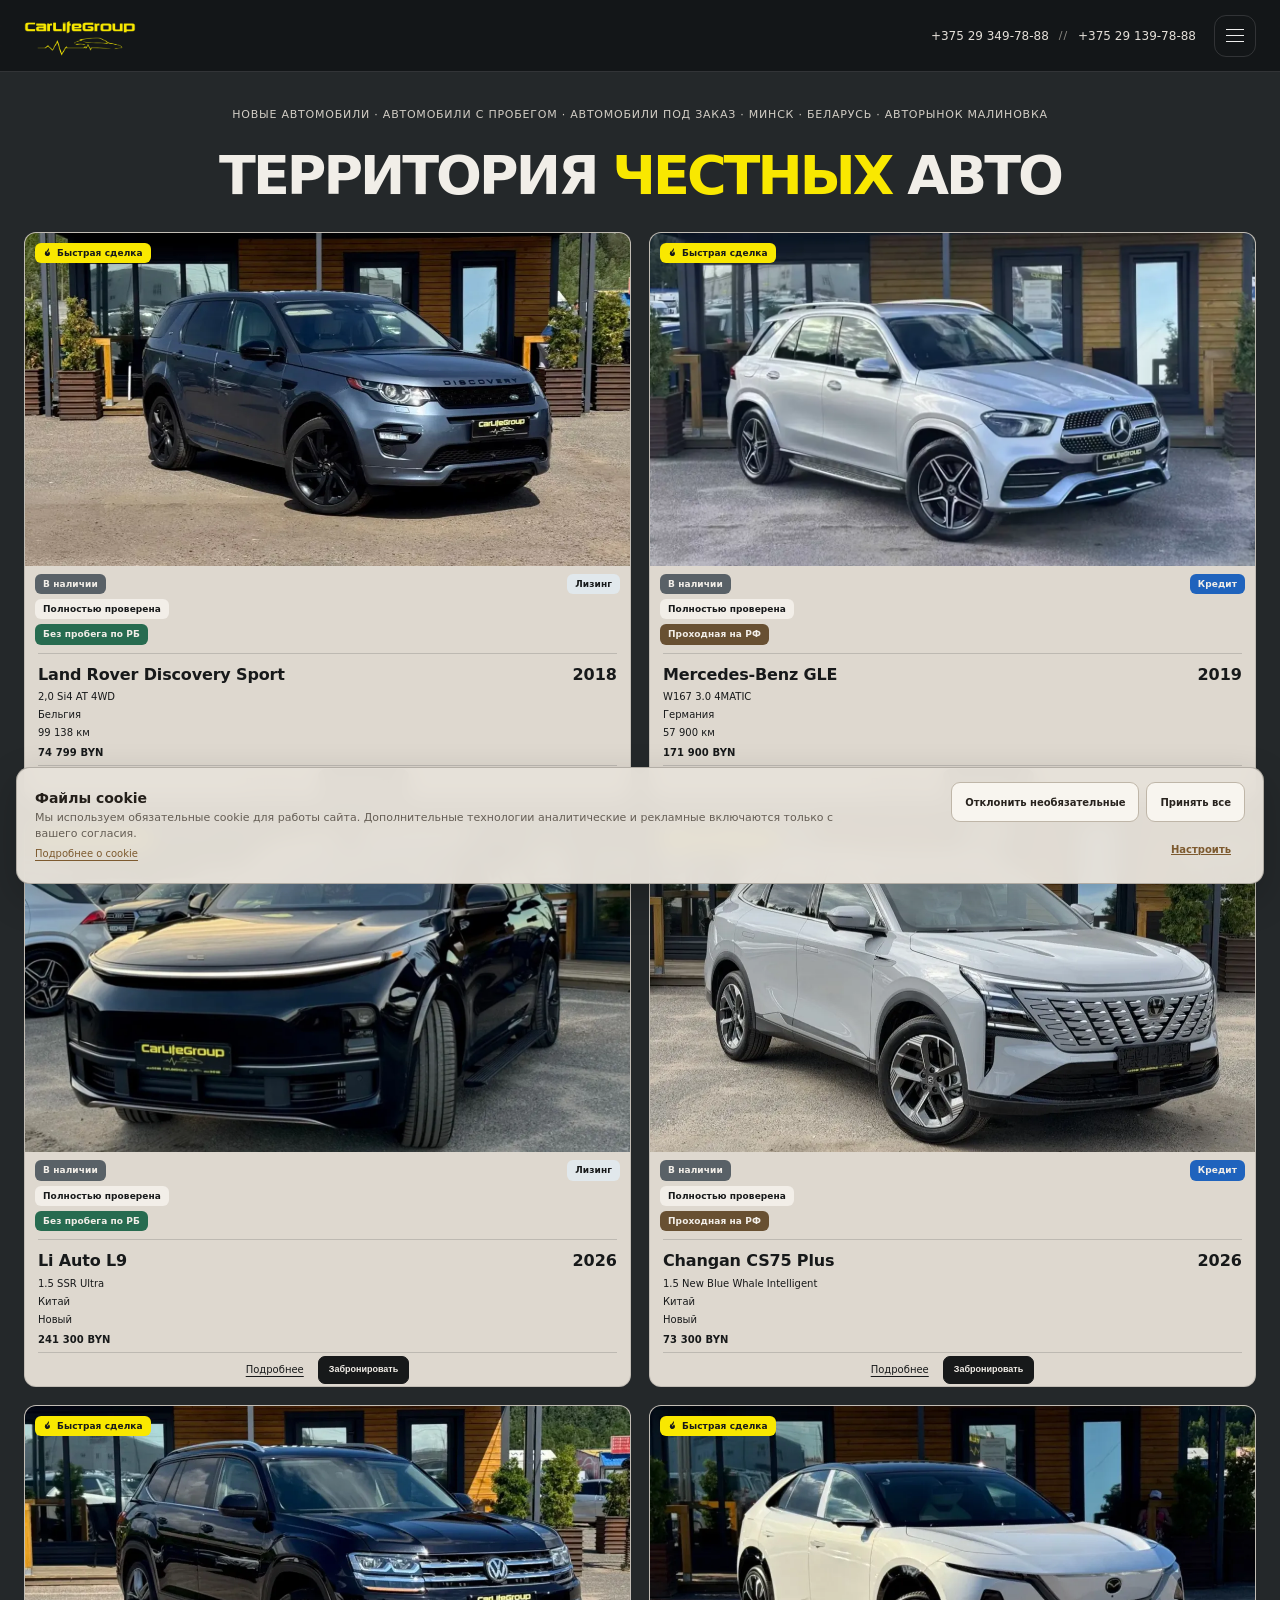
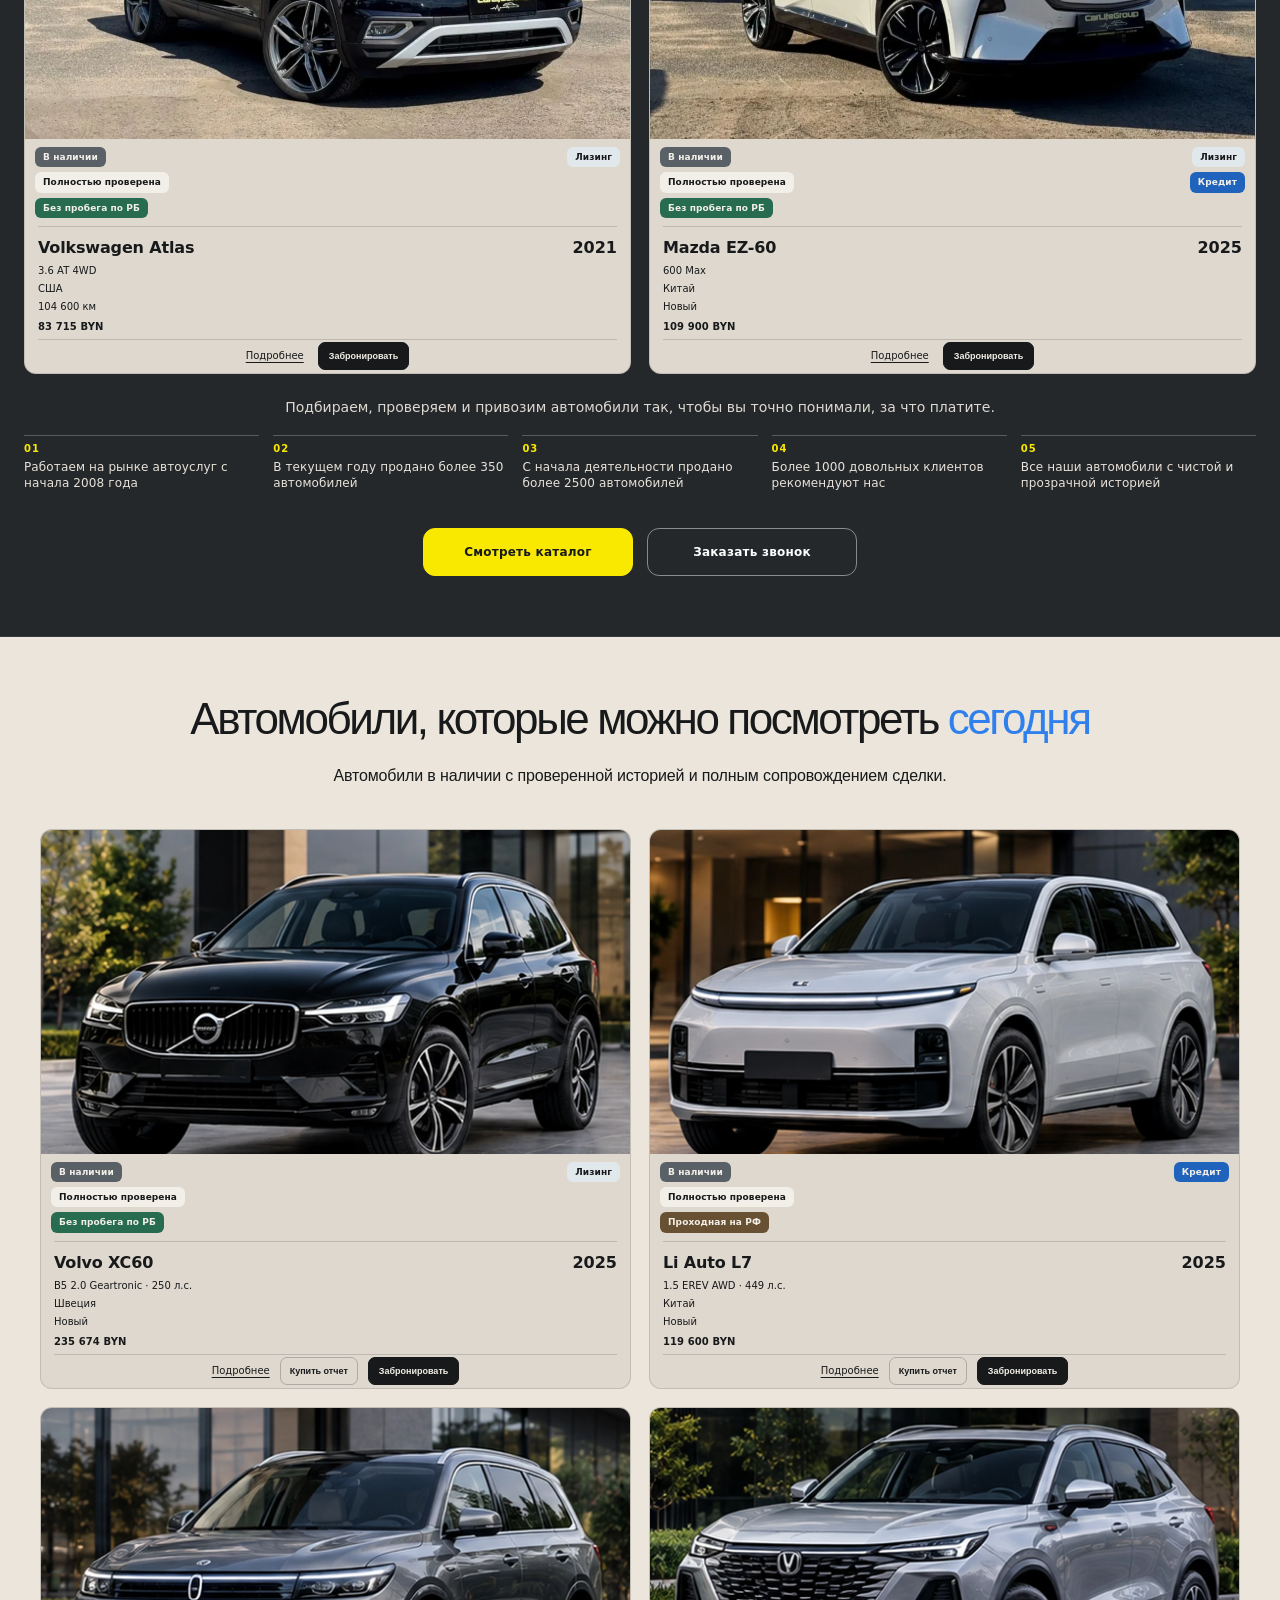
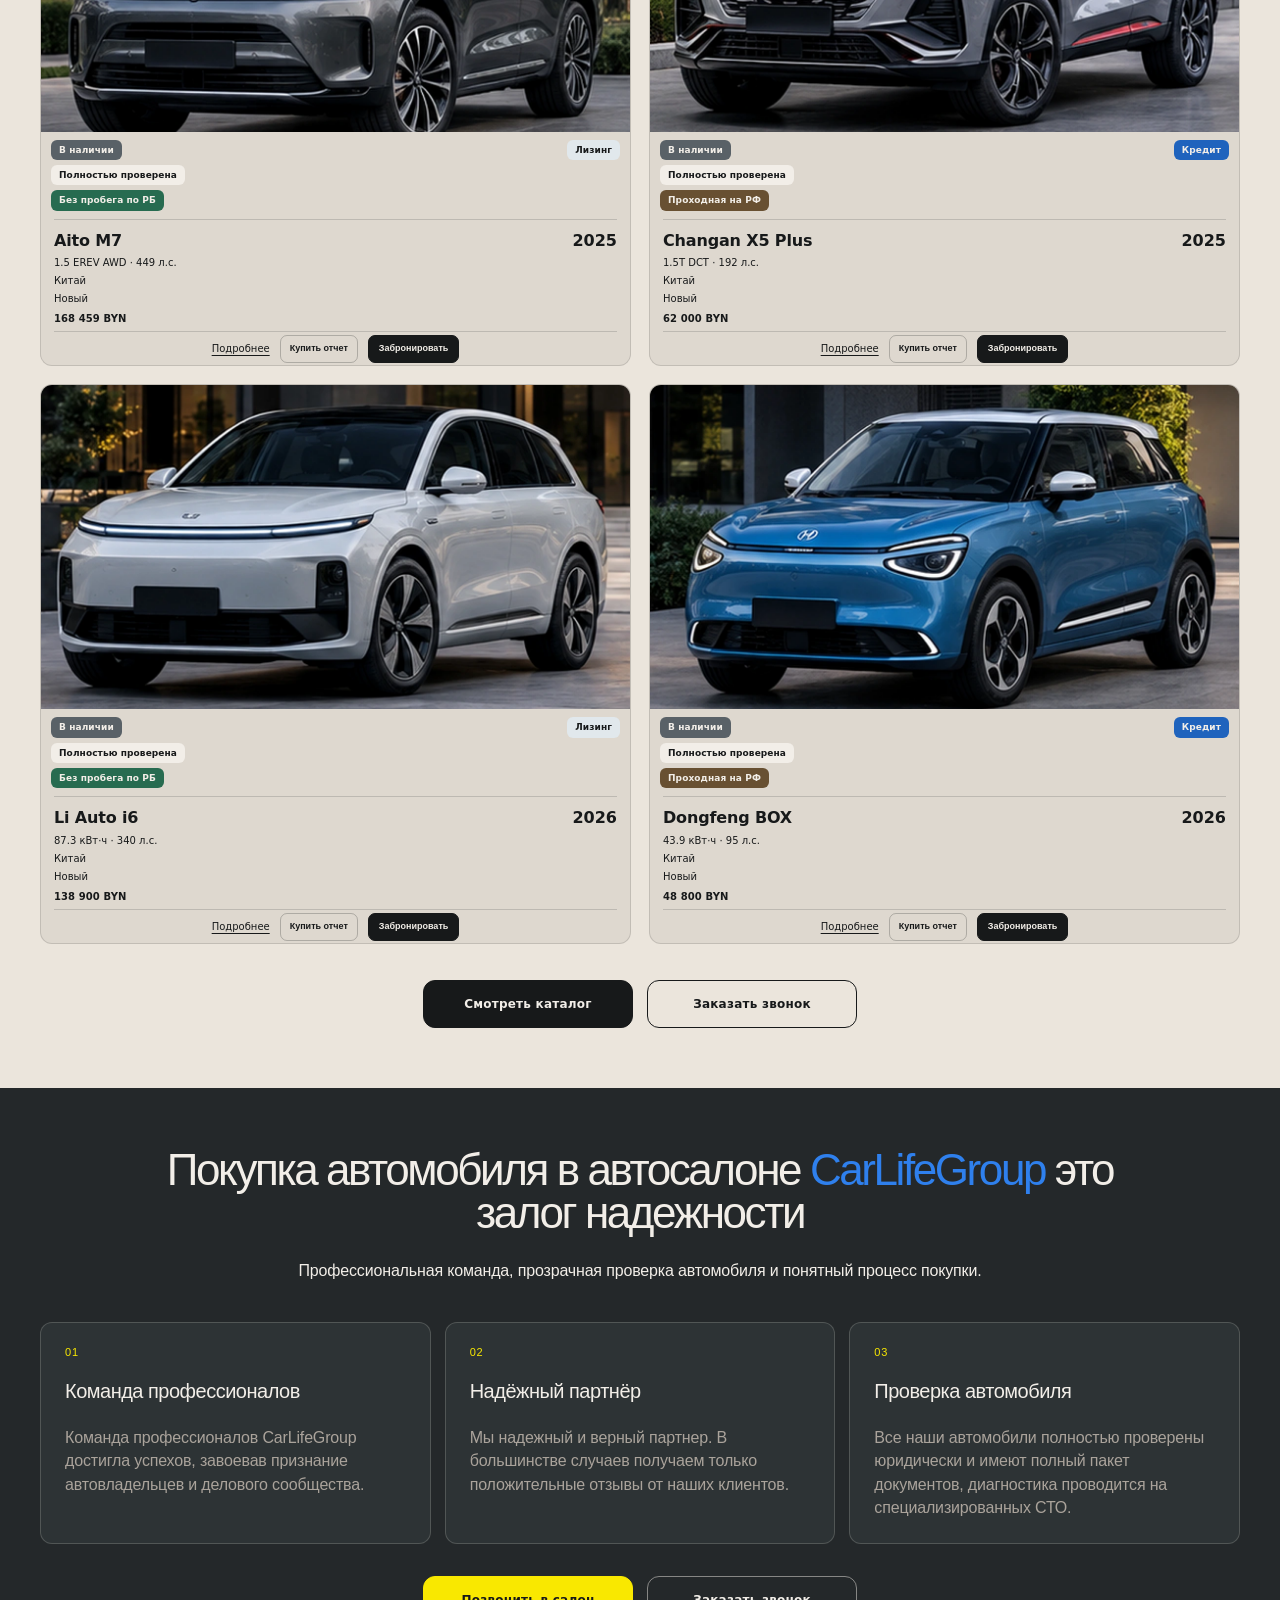
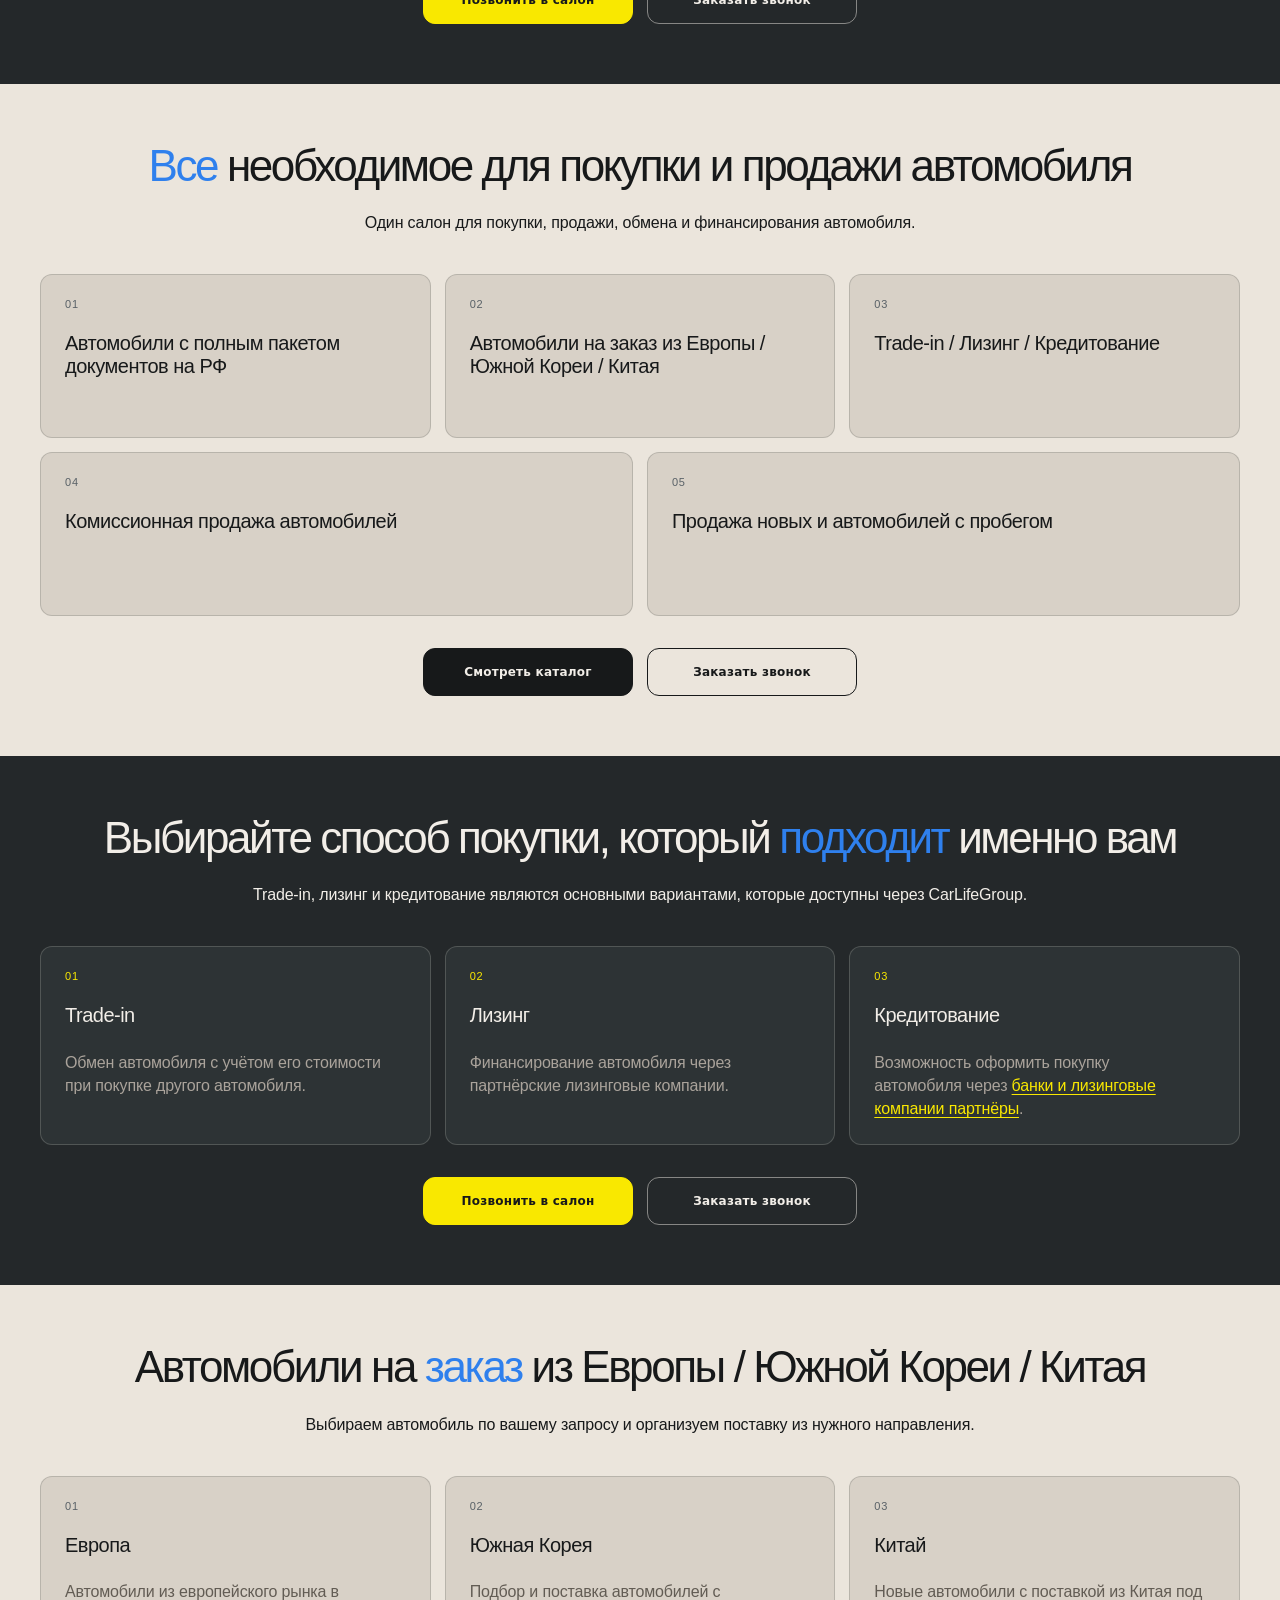
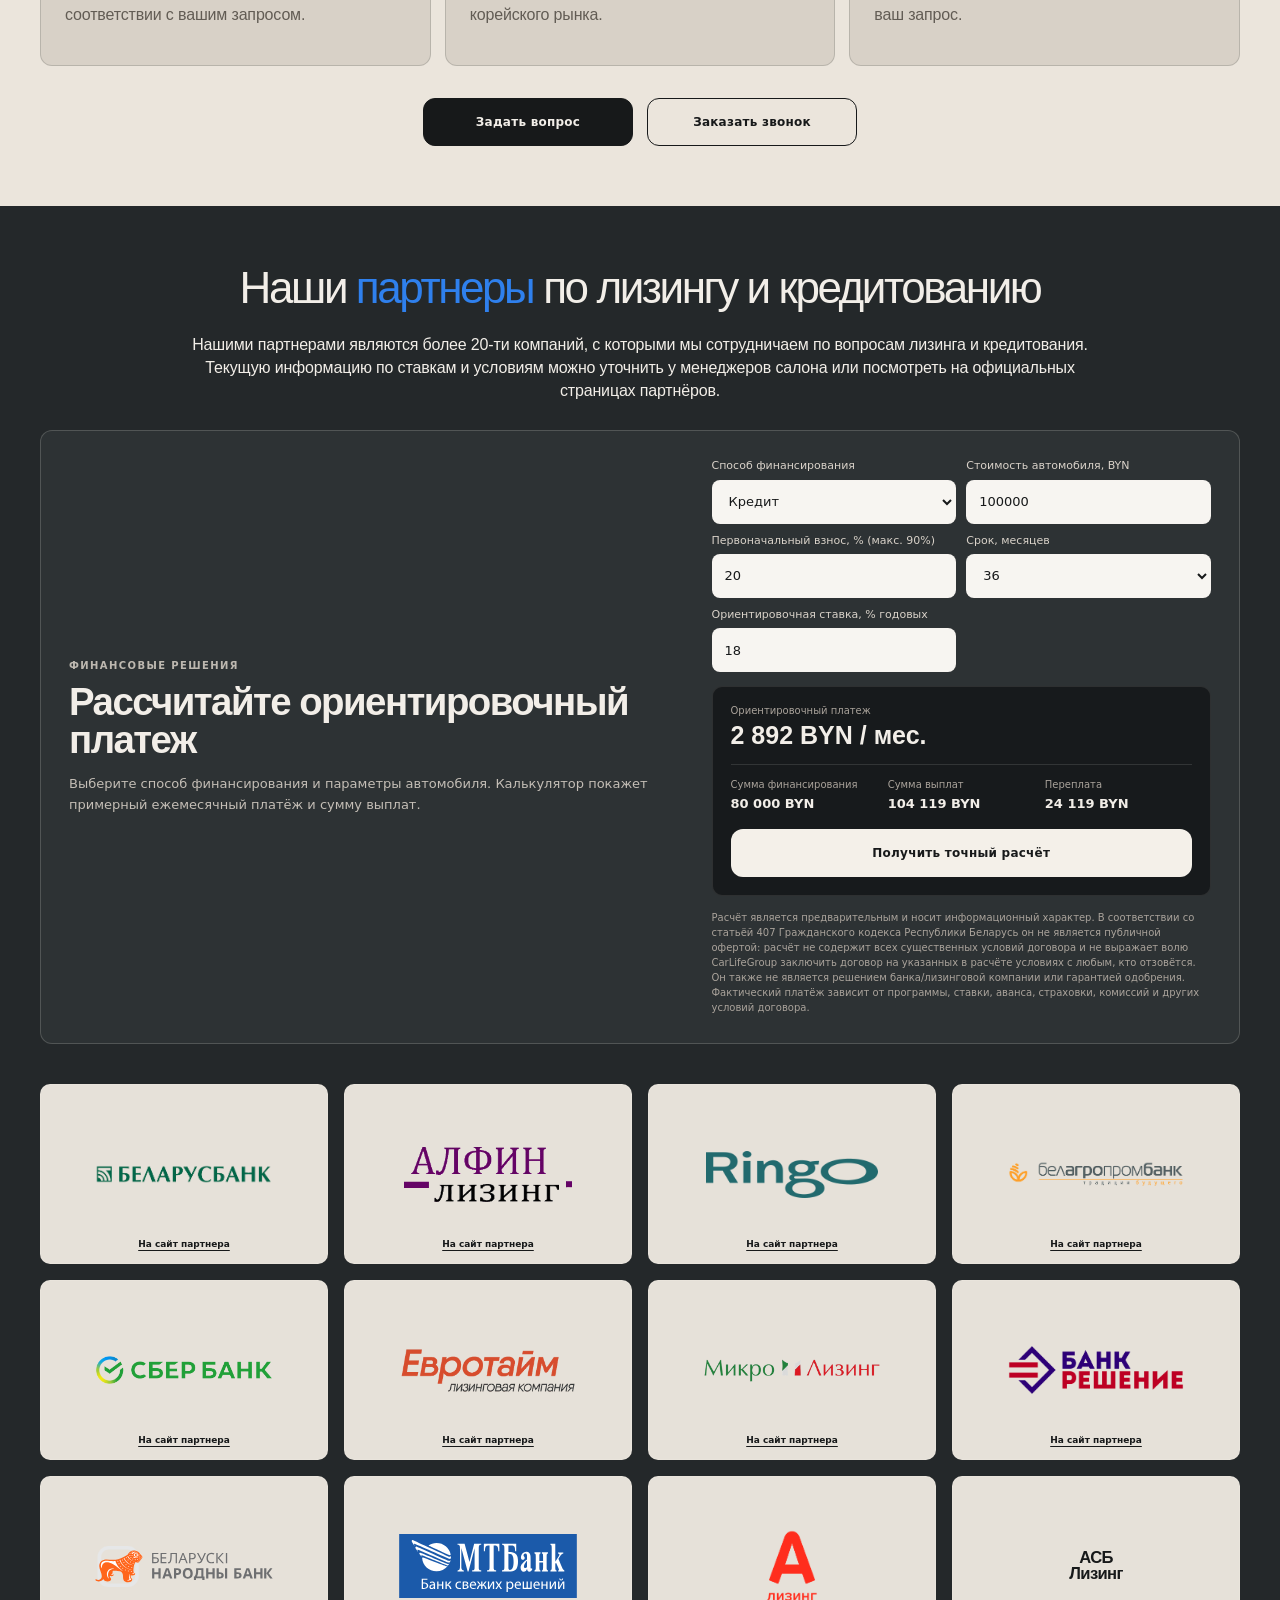
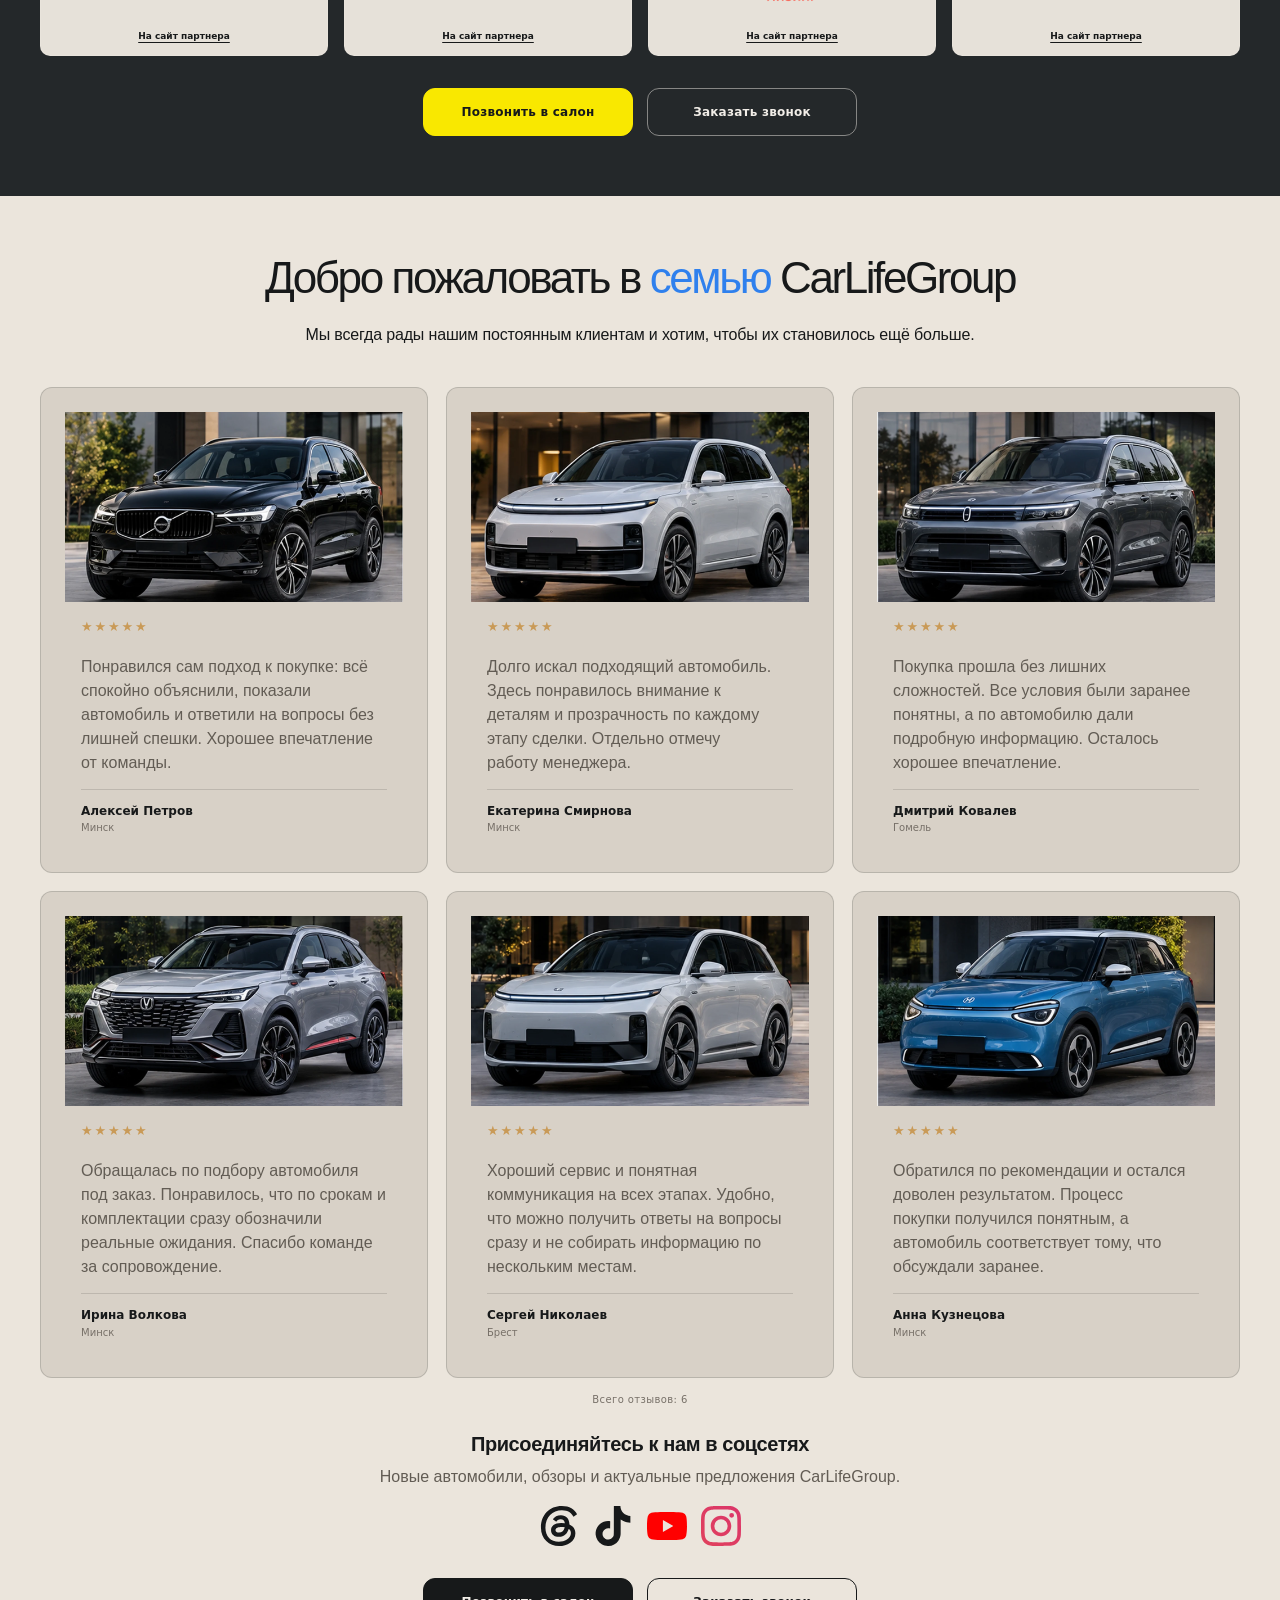
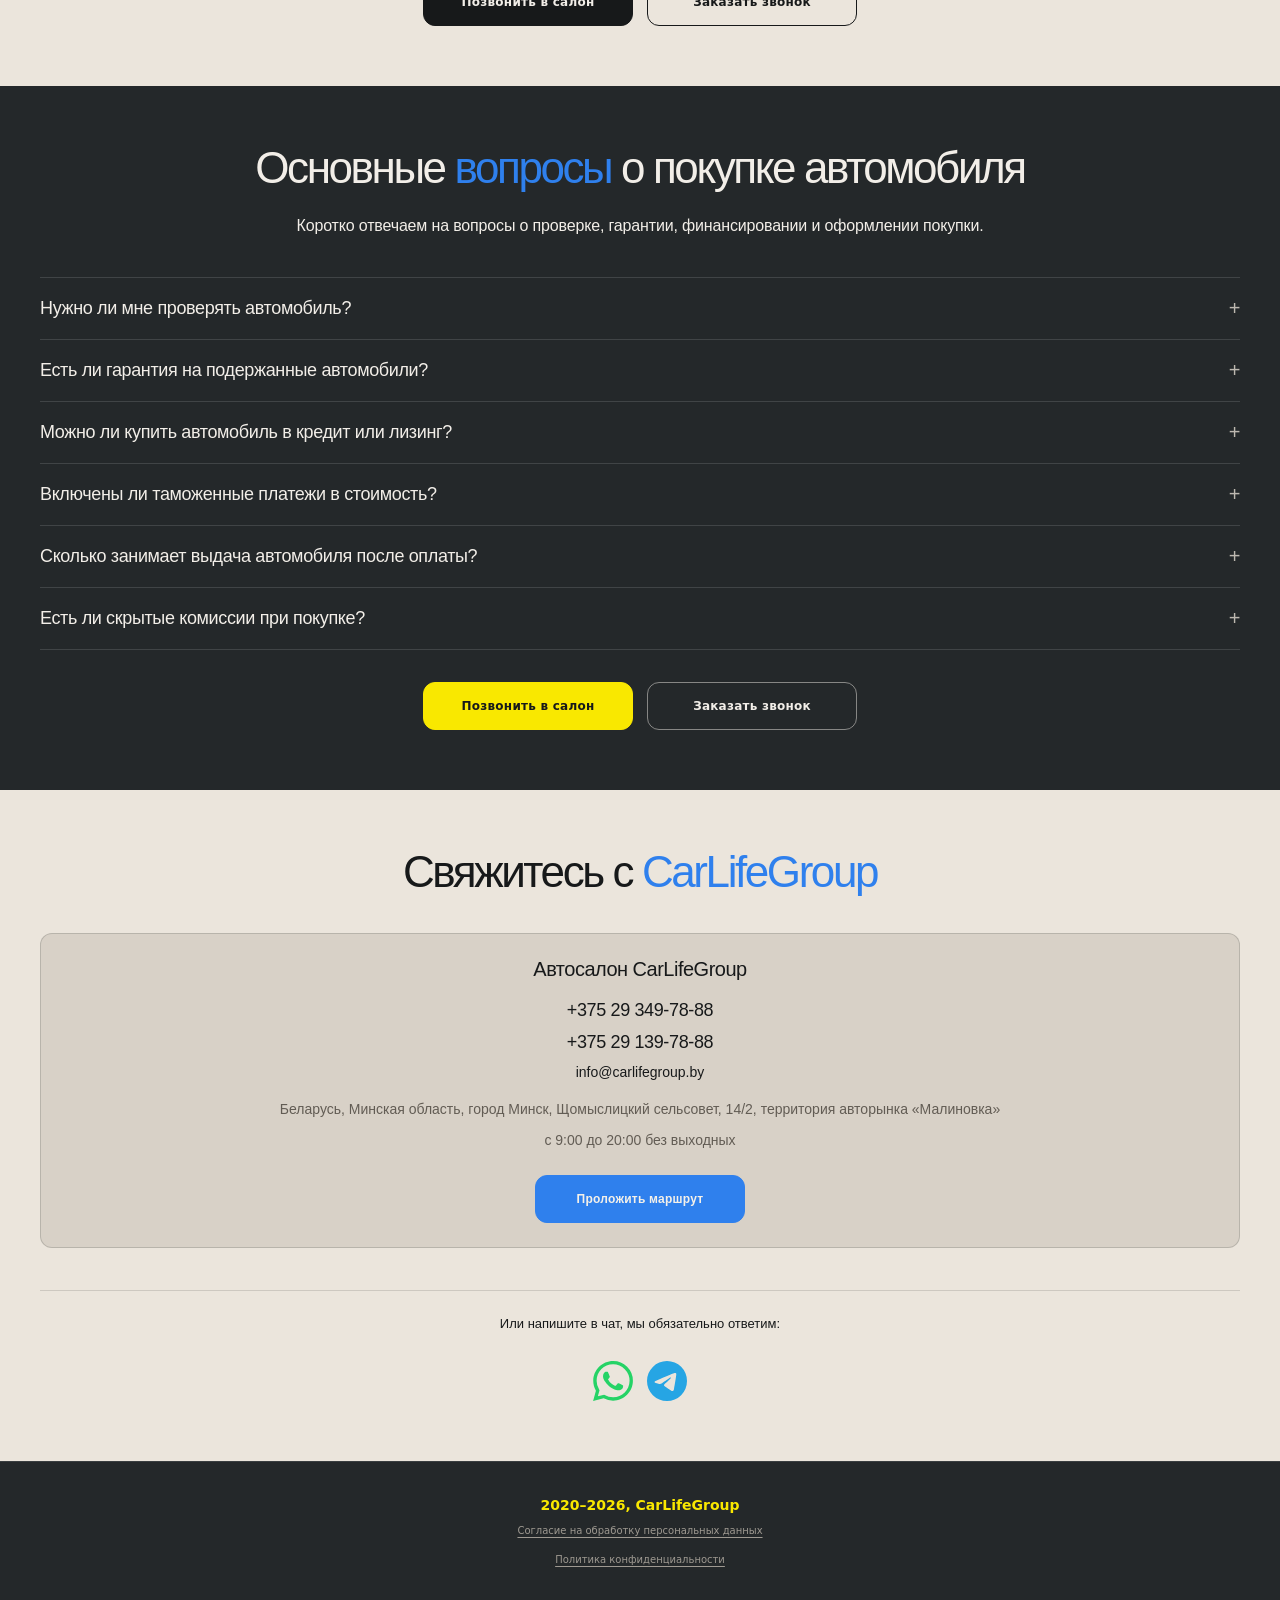
<file: index.html>
<!doctype html>
<html lang="ru">
<head>
<meta charset="utf-8">
<meta content="width=device-width,initial-scale=1" name="viewport">
<meta content="#111416" name="theme-color">
<meta content="CarLifeGroup территория честных авто. Автомобили в наличии и под заказ, проверка, документы, trade-in, лизинг и кредитование." name="description">
<title>
   CarLifeGroup | Территория честных авто
  </title>
<link href="styles.css" rel="stylesheet">
</head>
<body>
<header class="site-header" data-site-header="">
<div class="header-inner shell">
<div class="brand-logo">
<img alt="CarLifeGroup" height="229" src="assets/brand/carlifegroup-logo-desktop.png" width="620">
</div>
<nav aria-label="Основная навигация" class="desktop-nav">
<a href="#cars">
      Автомобили
     </a>
<a href="#honest">
      Почему мы
     </a>
<a href="#services">
      Наши услуги
     </a>
<a href="#selection">
      Покупка
     </a>
<a href="#import">
      Заказ
     </a>
<a href="#partners">
      Наши партнеры
     </a>
<a href="#reviews">
      Отзывы
     </a>
<a href="#faq">
      Вопросы
     </a>
<a href="#contacts">
      Контакты
     </a>
</nav>
<div class="header-actions">
<div class="header-phone-pair">
<a class="phone" href="tel:+375293497888">
       +375 29 349-78-88
      </a>
<span aria-hidden="true" class="phone-separator">
       //
      </span>
<a class="phone phone-secondary" href="tel:+375291397888">
       +375 29 139-78-88
      </a>
</div>
<button aria-controls="mainNav" aria-expanded="false" aria-label="Открыть меню" class="menu-toggle" id="menuToggle" type="button">
<i>
</i>
<i>
</i>
<i>
</i>
</button>
</div>
</div>
</header>
<div aria-hidden="true" class="menu-backdrop" id="menuBackdrop">
</div>
<nav aria-hidden="true" aria-label="Меню" class="main-nav" id="mainNav" inert="">
<div class="menu-panel-head">
<img alt="CarLifeGroup" class="menu-panel-logo" height="229" src="assets/brand/carlifegroup-logo-desktop.png" width="620">
<button aria-label="Закрыть меню" class="menu-close" id="menuClose" type="button">
</button>
</div>
<a href="#cars">
<b>
     01
    </b>
<span>
     Автомобили
    </span>
</a>
<a href="#honest">
<b>
     02
    </b>
<span>
     Почему мы
    </span>
</a>
<a href="#services">
<b>
     03
    </b>
<span>
     Наши услуги
    </span>
</a>
<a href="#selection">
<b>
     04
    </b>
<span>
     Покупка
    </span>
</a>
<a href="#import">
<b>
     05
    </b>
<span>
     Заказ
    </span>
</a>
<a href="#partners">
<b>
     06
    </b>
<span>
     Наши партнеры
    </span>
</a>
<a href="#reviews">
<b>
     07
    </b>
<span>
     Отзывы
    </span>
</a>
<a href="#faq">
<b>
     08
    </b>
<span>
     Вопросы
    </span>
</a>
<a href="#contacts">
<b>
     09
    </b>
<span>
     Контакты
    </span>
</a>
<div class="menu-footer">
<a href="tel:+375293497888">
     +375 29 349-78-88
    </a>
</div>
</nav>
<main id="top">
<section aria-labelledby="heroTitle" class="hero hero-card-concept" id="hero">
<div class="shell hero-concept-layout">
<div class="hero-content-stack">
<div class="hero-concept-intro">
<div class="hero-meta-block">
<p class="hero-meta hero-meta-secondary">
         НОВЫЕ АВТОМОБИЛИ · АВТОМОБИЛИ С ПРОБЕГОМ · АВТОМОБИЛИ ПОД ЗАКАЗ · МИНСК · БЕЛАРУСЬ · АВТОРЫНОК МАЛИНОВКА
        </p>
</div>
<div class="hero-copy">
<h1 id="heroTitle">
         ТЕРРИТОРИЯ
         <em>
          ЧЕСТНЫХ
         </em>
         АВТО
        </h1>
</div>
</div>
<div aria-label="Автомобили в Hero" class="hero-featured-cars" role="region">
<h2 class="sr-only" id="heroCarsHeading">Избранные автомобили</h2>
<div aria-label="6 автомобилей. На узких экранах карточки прокручиваются свайпом влево и вправо." class="hero-carousel-track" id="heroCarsTrack" role="region" tabindex="0">
<article class="hero-car-card">
<div class="hero-car-image">
<img alt="Land Rover Discovery Sport" decoding="async" fetchpriority="high" height="600" loading="eager" src="assets/hero-cars/1.webp" width="800">
<span class="hero-car-badge hero-car-badge--quick">
<svg aria-hidden="true" class="hero-car-badge-icon" focusable="false" viewbox="0 0 20 20">
<path d="M11.9 2.1c.15 2.2-.83 3.48-2.06 4.8-.7.76-1.37 1.52-1.42 2.55-.03.7.18 1.3.66 1.88.13-1.05.58-1.86 1.27-2.56.65-.65 1.17-1.26 1.39-2.16 1.33 1.27 2.18 2.72 2.18 4.43 0 2.94-2.22 5.01-5.03 5.01-2.9 0-5.31-2.14-5.31-5.14 0-2.08 1.05-4.18 2.89-6.08-.06 1.22.2 2.23.83 3.02.05-1.67.73-3.12 1.83-4.48 1.08-1.34 2.34-2.4 2.77-4.27z" fill="currentColor">
</path>
</svg>
<span>
            Быстрая сделка
           </span>
</span>
</div>
<div class="hero-car-badges-post">
<div class="hero-car-badges hero-car-badges-left">
<span class="hero-car-badge is-stock">
            В наличии
           </span>
<span class="hero-car-badge is-checked">
            Полностью проверена
           </span>
<span class="hero-car-badge is-clean">
            Без пробега по РБ
           </span>
</div>
<div class="hero-car-badges hero-car-badges-right">
<span class="hero-car-badge is-lease">
            Лизинг
           </span>
</div>
</div>
<div class="hero-car-info">
<div class="hero-car-row hero-car-row-title">
<h3>
            Land Rover Discovery Sport
           </h3>
<span>
            2018
           </span>
</div>
<div class="hero-car-row">
           2,0 Si4 AT 4WD
          </div>
<div class="hero-car-row">
           Бельгия
          </div>
<div class="hero-car-row">
           99 138 км
          </div>
<div class="hero-car-row hero-car-row-price">
<strong>
            74 799 BYN
           </strong>
</div>
<div class="hero-car-more">
<a class="hero-car-more-link" href="https://cars.av.by/land-rover/discovery-sport/131771578" rel="noopener noreferrer" target="_blank">
            Подробнее
           </a>
<button class="hero-car-book" data-booking-car="Land Rover Discovery Sport · 2018 · 74 799 BYN" data-booking-open="" type="button">
            Забронировать
           </button>
</div>
</div>
</article>
<article class="hero-car-card">
<div class="hero-car-image">
<img alt="Mercedes-Benz GLE W167" decoding="async" height="667" loading="lazy" src="assets/hero-cars/2.webp" width="1000">
<span class="hero-car-badge hero-car-badge--quick">
<svg aria-hidden="true" class="hero-car-badge-icon" focusable="false" viewbox="0 0 20 20">
<path d="M11.9 2.1c.15 2.2-.83 3.48-2.06 4.8-.7.76-1.37 1.52-1.42 2.55-.03.7.18 1.3.66 1.88.13-1.05.58-1.86 1.27-2.56.65-.65 1.17-1.26 1.39-2.16 1.33 1.27 2.18 2.72 2.18 4.43 0 2.94-2.22 5.01-5.03 5.01-2.9 0-5.31-2.14-5.31-5.14 0-2.08 1.05-4.18 2.89-6.08-.06 1.22.2 2.23.83 3.02.05-1.67.73-3.12 1.83-4.48 1.08-1.34 2.34-2.4 2.77-4.27z" fill="currentColor">
</path>
</svg>
<span>
            Быстрая сделка
           </span>
</span>
</div>
<div class="hero-car-badges-post">
<div class="hero-car-badges hero-car-badges-left">
<span class="hero-car-badge is-stock">
            В наличии
           </span>
<span class="hero-car-badge is-checked">
            Полностью проверена
           </span>
<span class="hero-car-badge is-rf">
            Проходная на РФ
           </span>
</div>
<div class="hero-car-badges hero-car-badges-right">
<span class="hero-car-badge is-credit">
            Кредит
           </span>
</div>
</div>
<div class="hero-car-info">
<div class="hero-car-row hero-car-row-title">
<h3>
            Mercedes-Benz GLE
           </h3>
<span>
            2019
           </span>
</div>
<div class="hero-car-row">
           W167 3.0 4MATIC
          </div>
<div class="hero-car-row">
           Германия
          </div>
<div class="hero-car-row">
           57 900 км
          </div>
<div class="hero-car-row hero-car-row-price">
<strong>
            171 900 BYN
           </strong>
</div>
<div class="hero-car-more">
<a class="hero-car-more-link" href="https://cars.av.by/mercedes-benz/gle/121076776" rel="noopener noreferrer" target="_blank">
            Подробнее
           </a>
<button class="hero-car-book" data-booking-car="Mercedes-Benz GLE · 2019 · 171 900 BYN" data-booking-open="" type="button">
            Забронировать
           </button>
</div>
</div>
</article>
<article class="hero-car-card">
<div class="hero-car-image">
<img alt="Li Auto L9" decoding="async" height="667" loading="lazy" src="assets/hero-cars/3.webp" width="1000">
<span class="hero-car-badge hero-car-badge--quick">
<svg aria-hidden="true" class="hero-car-badge-icon" focusable="false" viewbox="0 0 20 20">
<path d="M11.9 2.1c.15 2.2-.83 3.48-2.06 4.8-.7.76-1.37 1.52-1.42 2.55-.03.7.18 1.3.66 1.88.13-1.05.58-1.86 1.27-2.56.65-.65 1.17-1.26 1.39-2.16 1.33 1.27 2.18 2.72 2.18 4.43 0 2.94-2.22 5.01-5.03 5.01-2.9 0-5.31-2.14-5.31-5.14 0-2.08 1.05-4.18 2.89-6.08-.06 1.22.2 2.23.83 3.02.05-1.67.73-3.12 1.83-4.48 1.08-1.34 2.34-2.4 2.77-4.27z" fill="currentColor">
</path>
</svg>
<span>
            Быстрая сделка
           </span>
</span>
</div>
<div class="hero-car-badges-post">
<div class="hero-car-badges hero-car-badges-left">
<span class="hero-car-badge is-stock">
            В наличии
           </span>
<span class="hero-car-badge is-checked">
            Полностью проверена
           </span>
<span class="hero-car-badge is-clean">
            Без пробега по РБ
           </span>
</div>
<div class="hero-car-badges hero-car-badges-right">
<span class="hero-car-badge is-lease">
            Лизинг
           </span>
</div>
</div>
<div class="hero-car-info">
<div class="hero-car-row hero-car-row-title">
<h3>
            Li Auto L9
           </h3>
<span>
            2026
           </span>
</div>
<div class="hero-car-row">
           1.5 SSR Ultra
          </div>
<div class="hero-car-row">
           Китай
          </div>
<div class="hero-car-row">
           Новый
          </div>
<div class="hero-car-row hero-car-row-price">
<strong>
            241 300 BYN
           </strong>
</div>
<div class="hero-car-more">
<a class="hero-car-more-link" href="https://salon.av.by/li-auto_l9_14474" rel="noopener noreferrer" target="_blank">
            Подробнее
           </a>
<button class="hero-car-book" data-booking-car="Li Auto L9 · 2026 · 241 300 BYN" data-booking-open="" type="button">
            Забронировать
           </button>
</div>
</div>
</article>
<article class="hero-car-card">
<div class="hero-car-image">
<img alt="Changan CS75 Plus" decoding="async" height="667" loading="lazy" src="assets/hero-cars/4.webp" width="1000">
<span class="hero-car-badge hero-car-badge--quick">
<svg aria-hidden="true" class="hero-car-badge-icon" focusable="false" viewbox="0 0 20 20">
<path d="M11.9 2.1c.15 2.2-.83 3.48-2.06 4.8-.7.76-1.37 1.52-1.42 2.55-.03.7.18 1.3.66 1.88.13-1.05.58-1.86 1.27-2.56.65-.65 1.17-1.26 1.39-2.16 1.33 1.27 2.18 2.72 2.18 4.43 0 2.94-2.22 5.01-5.03 5.01-2.9 0-5.31-2.14-5.31-5.14 0-2.08 1.05-4.18 2.89-6.08-.06 1.22.2 2.23.83 3.02.05-1.67.73-3.12 1.83-4.48 1.08-1.34 2.34-2.4 2.77-4.27z" fill="currentColor">
</path>
</svg>
<span>
            Быстрая сделка
           </span>
</span>
</div>
<div class="hero-car-badges-post">
<div class="hero-car-badges hero-car-badges-left">
<span class="hero-car-badge is-stock">
            В наличии
           </span>
<span class="hero-car-badge is-checked">
            Полностью проверена
           </span>
<span class="hero-car-badge is-rf">
            Проходная на РФ
           </span>
</div>
<div class="hero-car-badges hero-car-badges-right">
<span class="hero-car-badge is-credit">
            Кредит
           </span>
</div>
</div>
<div class="hero-car-info">
<div class="hero-car-row hero-car-row-title">
<h3>
            Changan CS75 Plus
           </h3>
<span>
            2026
           </span>
</div>
<div class="hero-car-row">
           1.5 New Blue Whale Intelligent
          </div>
<div class="hero-car-row">
           Китай
          </div>
<div class="hero-car-row">
           Новый
          </div>
<div class="hero-car-row hero-car-row-price">
<strong>
            73 300 BYN
           </strong>
</div>
<div class="hero-car-more">
<a class="hero-car-more-link" href="https://salon.av.by/changan_cs75-plus_13094" rel="noopener noreferrer" target="_blank">
            Подробнее
           </a>
<button class="hero-car-book" data-booking-car="Changan CS75 Plus · 2026 · 73 300 BYN" data-booking-open="" type="button">
            Забронировать
           </button>
</div>
</div>
</article>
<article class="hero-car-card">
<div class="hero-car-image">
<img alt="Volkswagen Atlas" decoding="async" height="667" loading="lazy" src="assets/hero-cars/5.webp" width="1000">
<span class="hero-car-badge hero-car-badge--quick">
<svg aria-hidden="true" class="hero-car-badge-icon" focusable="false" viewbox="0 0 20 20">
<path d="M11.9 2.1c.15 2.2-.83 3.48-2.06 4.8-.7.76-1.37 1.52-1.42 2.55-.03.7.18 1.3.66 1.88.13-1.05.58-1.86 1.27-2.56.65-.65 1.17-1.26 1.39-2.16 1.33 1.27 2.18 2.72 2.18 4.43 0 2.94-2.22 5.01-5.03 5.01-2.9 0-5.31-2.14-5.31-5.14 0-2.08 1.05-4.18 2.89-6.08-.06 1.22.2 2.23.83 3.02.05-1.67.73-3.12 1.83-4.48 1.08-1.34 2.34-2.4 2.77-4.27z" fill="currentColor">
</path>
</svg>
<span>
            Быстрая сделка
           </span>
</span>
</div>
<div class="hero-car-badges-post">
<div class="hero-car-badges hero-car-badges-left">
<span class="hero-car-badge is-stock">
            В наличии
           </span>
<span class="hero-car-badge is-checked">
            Полностью проверена
           </span>
<span class="hero-car-badge is-clean">
            Без пробега по РБ
           </span>
</div>
<div class="hero-car-badges hero-car-badges-right">
<span class="hero-car-badge is-lease">
            Лизинг
           </span>
</div>
</div>
<div class="hero-car-info">
<div class="hero-car-row hero-car-row-title">
<h3>
            Volkswagen Atlas
           </h3>
<span>
            2021
           </span>
</div>
<div class="hero-car-row">
           3.6 AT 4WD
          </div>
<div class="hero-car-row">
           США
          </div>
<div class="hero-car-row">
           104 600 км
          </div>
<div class="hero-car-row hero-car-row-price">
<strong>
            83 715 BYN
           </strong>
</div>
<div class="hero-car-more">
<a class="hero-car-more-link" href="https://cars.av.by/volkswagen/atlas/135411663" rel="noopener noreferrer" target="_blank">
            Подробнее
           </a>
<button class="hero-car-book" data-booking-car="Volkswagen Atlas · 2021 · 83 715 BYN" data-booking-open="" type="button">
            Забронировать
           </button>
</div>
</div>
</article>
<article class="hero-car-card">
<div class="hero-car-image">
<img alt="Mazda EZ-60" decoding="async" height="667" loading="lazy" src="assets/hero-cars/6.webp" width="1000">
<span class="hero-car-badge hero-car-badge--quick">
<svg aria-hidden="true" class="hero-car-badge-icon" focusable="false" viewbox="0 0 20 20">
<path d="M11.9 2.1c.15 2.2-.83 3.48-2.06 4.8-.7.76-1.37 1.52-1.42 2.55-.03.7.18 1.3.66 1.88.13-1.05.58-1.86 1.27-2.56.65-.65 1.17-1.26 1.39-2.16 1.33 1.27 2.18 2.72 2.18 4.43 0 2.94-2.22 5.01-5.03 5.01-2.9 0-5.31-2.14-5.31-5.14 0-2.08 1.05-4.18 2.89-6.08-.06 1.22.2 2.23.83 3.02.05-1.67.73-3.12 1.83-4.48 1.08-1.34 2.34-2.4 2.77-4.27z" fill="currentColor">
</path>
</svg>
<span>
            Быстрая сделка
           </span>
</span>
</div>
<div class="hero-car-badges-post">
<div class="hero-car-badges hero-car-badges-left">
<span class="hero-car-badge is-stock">
            В наличии
           </span>
<span class="hero-car-badge is-checked">
            Полностью проверена
           </span>
<span class="hero-car-badge is-clean">
            Без пробега по РБ
           </span>
</div>
<div class="hero-car-badges hero-car-badges-right">
<span class="hero-car-badge is-lease">
            Лизинг
           </span>
<span class="hero-car-badge is-credit">
            Кредит
           </span>
</div>
</div>
<div class="hero-car-info">
<div class="hero-car-row hero-car-row-title">
<h3>
            Mazda EZ-60
           </h3>
<span>
            2025
           </span>
</div>
<div class="hero-car-row">
           600 Max
          </div>
<div class="hero-car-row">
           Китай
          </div>
<div class="hero-car-row">
           Новый
          </div>
<div class="hero-car-row hero-car-row-price">
<strong>
            109 900 BYN
           </strong>
</div>
<div class="hero-car-more">
<a class="hero-car-more-link" href="https://salon.av.by/mazda_ez-60_10963" rel="noopener noreferrer" target="_blank">
            Подробнее
           </a>
<button class="hero-car-book" data-booking-car="Mazda EZ-60 · 2025 · 109 900 BYN" data-booking-open="" type="button">
            Забронировать
           </button>
</div>
</div>
</article>
</div>
<div aria-label="Свайп по автомобилям" class="hero-carousel-controls" role="group">
<button aria-label="Предыдущий автомобиль" class="hero-carousel-arrow" data-carousel-prev="" type="button">
         ←
        </button>
<div aria-live="polite" class="hero-carousel-meta">
<span>
          Свайпните влево или вправо,
          <br>
          чтобы посмотреть следующие автомобили
         </span>
<span class="hero-carousel-count">
          1 / 6
         </span>
</div>
<button aria-label="Следующий автомобиль" class="hero-carousel-arrow" data-carousel-next="" type="button">
         →
        </button>
</div>
</div>
<p class="hero-car-lead">
       Подбираем, проверяем и привозим автомобили так, чтобы вы точно понимали, за что платите.
      </p>
<div aria-label="Факты о CarLifeGroup" class="hero-proof" id="heroProof" role="region">
<div>
<strong>
         01
        </strong>
<span>
         Работаем на рынке автоуслуг с начала 2008 года
        </span>
</div>
<div>
<strong>
         02
        </strong>
<span>
         В текущем году продано более 350 автомобилей
        </span>
</div>
<div>
<strong>
         03
        </strong>
<span>
         С начала деятельности продано более 2500 автомобилей
        </span>
</div>
<div>
<strong>
         04
        </strong>
<span>
         Более 1000 довольных клиентов рекомендуют нас
        </span>
</div>
<div>
<strong>
         05
        </strong>
<span>
         Все наши автомобили с чистой и прозрачной историей
        </span>
</div>
</div>
</div>
<div class="hero-concept-actions">
<a class="button cta-system button-primary" href="#cars">
       Смотреть каталог
      </a>
<a class="button cta-system cta-call button-secondary" data-callback-open="" href="#callbackModal">
       Заказать звонок
      </a>
</div>
</div>
</section>
<section class="section section-light section-standard section-with-cta" id="cars">
<div class="shell">
<header class="section-head">
<div class="section-head-main">
<h2>
        Автомобили, которые можно посмотреть
        <em>
         сегодня
        </em>
</h2>
</div>
<div class="section-head-copy">
<p class="section-lead">
        Автомобили в наличии с проверенной историей и полным сопровождением сделки.
       </p>
</div>
</header>
<div class="inventory-carousel">
<div aria-label="6 демонстрационных автомобилей. На мобильных можно прокрутить свайпом." class="inventory-carousel-track" id="inventoryCarsTrack" role="region" tabindex="0">
<article class="hero-car-card inventory-card">
<div class="hero-car-image">
<img alt="Volvo XC60" decoding="async" loading="lazy" src="assets/inventory-cars/1.webp" width="1200" height="675">
</div>
<div class="hero-car-badges-post">
<div class="hero-car-badges hero-car-badges-left">
<span class="hero-car-badge is-stock">
           В наличии
          </span>
<span class="hero-car-badge is-checked">
           Полностью проверена
          </span>
<span class="hero-car-badge is-clean">
           Без пробега по РБ
          </span>
</div>
<div class="hero-car-badges hero-car-badges-right">
<span class="hero-car-badge is-lease">
           Лизинг
          </span>
</div>
</div>
<div class="hero-car-info">
<div class="hero-car-row hero-car-row-title">
<h3>
           Volvo XC60
          </h3>
<span>
           2025
          </span>
</div>
<div class="hero-car-row">
          B5 2.0 Geartronic · 250 л.с.
         </div>
<div class="hero-car-row">
          Швеция
         </div>
<div class="hero-car-row">
          Новый
         </div>
<div class="hero-car-row hero-car-row-price">
<strong>
           235 674 BYN
          </strong>
</div>
<div class="hero-car-more">
<a class="hero-car-more-link" href="https://salon.av.by/volvo_xc60_10399" rel="noopener noreferrer" target="_blank">
           Подробнее
          </a>
<button class="hero-car-report" data-report-car="Volvo XC60 · 2025 · 235 674 BYN" data-report-open="" type="button">
           Купить отчет
          </button>
<button class="hero-car-book" data-booking-car="Volvo XC60 · 2025 · 235 674 BYN" data-booking-open="" type="button">
           Забронировать
          </button>
</div>
</div>
</article>
<article class="hero-car-card inventory-card">
<div class="hero-car-image">
<img alt="Li Auto L7" decoding="async" loading="lazy" src="assets/inventory-cars/2.webp" width="1200" height="675">
</div>
<div class="hero-car-badges-post">
<div class="hero-car-badges hero-car-badges-left">
<span class="hero-car-badge is-stock">
           В наличии
          </span>
<span class="hero-car-badge is-checked">
           Полностью проверена
          </span>
<span class="hero-car-badge is-rf">
           Проходная на РФ
          </span>
</div>
<div class="hero-car-badges hero-car-badges-right">
<span class="hero-car-badge is-credit">
           Кредит
          </span>
</div>
</div>
<div class="hero-car-info">
<div class="hero-car-row hero-car-row-title">
<h3>
           Li Auto L7
          </h3>
<span>
           2025
          </span>
</div>
<div class="hero-car-row">
          1.5 EREV AWD · 449 л.с.
         </div>
<div class="hero-car-row">
          Китай
         </div>
<div class="hero-car-row">
          Новый
         </div>
<div class="hero-car-row hero-car-row-price">
<strong>
           119 600 BYN
          </strong>
</div>
<div class="hero-car-more">
<a class="hero-car-more-link" href="https://salon.av.by/li-auto_l7_12562" rel="noopener noreferrer" target="_blank">
           Подробнее
          </a>
<button class="hero-car-report" data-report-car="Li Auto L7 · 2025 · 119 600 BYN" data-report-open="" type="button">
           Купить отчет
          </button>
<button class="hero-car-book" data-booking-car="Li Auto L7 · 2025 · 119 600 BYN" data-booking-open="" type="button">
           Забронировать
          </button>
</div>
</div>
</article>
<article class="hero-car-card inventory-card">
<div class="hero-car-image">
<img alt="Aito M7" decoding="async" loading="lazy" src="assets/inventory-cars/3.webp" width="1200" height="675">
</div>
<div class="hero-car-badges-post">
<div class="hero-car-badges hero-car-badges-left">
<span class="hero-car-badge is-stock">
           В наличии
          </span>
<span class="hero-car-badge is-checked">
           Полностью проверена
          </span>
<span class="hero-car-badge is-clean">
           Без пробега по РБ
          </span>
</div>
<div class="hero-car-badges hero-car-badges-right">
<span class="hero-car-badge is-lease">
           Лизинг
          </span>
</div>
</div>
<div class="hero-car-info">
<div class="hero-car-row hero-car-row-title">
<h3>
           Aito M7
          </h3>
<span>
           2025
          </span>
</div>
<div class="hero-car-row">
          1.5 EREV AWD · 449 л.с.
         </div>
<div class="hero-car-row">
          Китай
         </div>
<div class="hero-car-row">
          Новый
         </div>
<div class="hero-car-row hero-car-row-price">
<strong>
           168 459 BYN
          </strong>
</div>
<div class="hero-car-more">
<a class="hero-car-more-link" href="https://salon.av.by/aito_m7_10722" rel="noopener noreferrer" target="_blank">
           Подробнее
          </a>
<button class="hero-car-report" data-report-car="Aito M7 · 2025 · 168 459 BYN" data-report-open="" type="button">
           Купить отчет
          </button>
<button class="hero-car-book" data-booking-car="Aito M7 · 2025 · 168 459 BYN" data-booking-open="" type="button">
           Забронировать
          </button>
</div>
</div>
</article>
<article class="hero-car-card inventory-card">
<div class="hero-car-image">
<img alt="Changan X5 Plus" decoding="async" loading="lazy" src="assets/inventory-cars/4.webp" width="1200" height="675">
</div>
<div class="hero-car-badges-post">
<div class="hero-car-badges hero-car-badges-left">
<span class="hero-car-badge is-stock">
           В наличии
          </span>
<span class="hero-car-badge is-checked">
           Полностью проверена
          </span>
<span class="hero-car-badge is-rf">
           Проходная на РФ
          </span>
</div>
<div class="hero-car-badges hero-car-badges-right">
<span class="hero-car-badge is-credit">
           Кредит
          </span>
</div>
</div>
<div class="hero-car-info">
<div class="hero-car-row hero-car-row-title">
<h3>
           Changan X5 Plus
          </h3>
<span>
           2025
          </span>
</div>
<div class="hero-car-row">
          1.5T DCT · 192 л.с.
         </div>
<div class="hero-car-row">
          Китай
         </div>
<div class="hero-car-row">
          Новый
         </div>
<div class="hero-car-row hero-car-row-price">
<strong>
           62 000 BYN
          </strong>
</div>
<div class="hero-car-more">
<a class="hero-car-more-link" href="https://salon.av.by/changan_x5-plus_13471" rel="noopener noreferrer" target="_blank">
           Подробнее
          </a>
<button class="hero-car-report" data-report-car="Changan X5 Plus · 2025 · 62 000 BYN" data-report-open="" type="button">
           Купить отчет
          </button>
<button class="hero-car-book" data-booking-car="Changan X5 Plus · 2025 · 62 000 BYN" data-booking-open="" type="button">
           Забронировать
          </button>
</div>
</div>
</article>
<article class="hero-car-card inventory-card">
<div class="hero-car-image">
<img alt="Li Auto i6" decoding="async" loading="lazy" src="assets/inventory-cars/5.webp" width="1200" height="675">
</div>
<div class="hero-car-badges-post">
<div class="hero-car-badges hero-car-badges-left">
<span class="hero-car-badge is-stock">
           В наличии
          </span>
<span class="hero-car-badge is-checked">
           Полностью проверена
          </span>
<span class="hero-car-badge is-clean">
           Без пробега по РБ
          </span>
</div>
<div class="hero-car-badges hero-car-badges-right">
<span class="hero-car-badge is-lease">
           Лизинг
          </span>
</div>
</div>
<div class="hero-car-info">
<div class="hero-car-row hero-car-row-title">
<h3>
           Li Auto i6
          </h3>
<span>
           2026
          </span>
</div>
<div class="hero-car-row">
          87.3 кВт·ч · 340 л.с.
         </div>
<div class="hero-car-row">
          Китай
         </div>
<div class="hero-car-row">
          Новый
         </div>
<div class="hero-car-row hero-car-row-price">
<strong>
           138 900 BYN
          </strong>
</div>
<div class="hero-car-more">
<a class="hero-car-more-link" href="https://salon.av.by/li-auto_i6_12617" rel="noopener noreferrer" target="_blank">
           Подробнее
          </a>
<button class="hero-car-report" data-report-car="Li Auto i6 · 2026 · 138 900 BYN" data-report-open="" type="button">
           Купить отчет
          </button>
<button class="hero-car-book" data-booking-car="Li Auto i6 · 2026 · 138 900 BYN" data-booking-open="" type="button">
           Забронировать
          </button>
</div>
</div>
</article>
<article class="hero-car-card inventory-card">
<div class="hero-car-image">
<img alt="Dongfeng BOX" decoding="async" loading="lazy" src="assets/inventory-cars/6.webp" width="1200" height="675">
</div>
<div class="hero-car-badges-post">
<div class="hero-car-badges hero-car-badges-left">
<span class="hero-car-badge is-stock">
           В наличии
          </span>
<span class="hero-car-badge is-checked">
           Полностью проверена
          </span>
<span class="hero-car-badge is-rf">
           Проходная на РФ
          </span>
</div>
<div class="hero-car-badges hero-car-badges-right">
<span class="hero-car-badge is-credit">
           Кредит
          </span>
</div>
</div>
<div class="hero-car-info">
<div class="hero-car-row hero-car-row-title">
<h3>
           Dongfeng BOX
          </h3>
<span>
           2026
          </span>
</div>
<div class="hero-car-row">
          43.9 кВт·ч · 95 л.с.
         </div>
<div class="hero-car-row">
          Китай
         </div>
<div class="hero-car-row">
          Новый
         </div>
<div class="hero-car-row hero-car-row-price">
<strong>
           48 800 BYN
          </strong>
</div>
<div class="hero-car-more">
<a class="hero-car-more-link" href="https://cars.av.by/dong-feng/box/140968043" rel="noopener noreferrer" target="_blank">
           Подробнее
          </a>
<button class="hero-car-report" data-report-car="Dongfeng BOX · 2026 · 48 800 BYN" data-report-open="" type="button">
           Купить отчет
          </button>
<button class="hero-car-book" data-booking-car="Dongfeng BOX · 2026 · 48 800 BYN" data-booking-open="" type="button">
           Забронировать
          </button>
</div>
</div>
</article>
</div>
</div>
<div aria-label="Прокрутка демонстрационных автомобилей" class="inventory-carousel-controls" role="group">
<button aria-label="Предыдущий автомобиль" class="inventory-carousel-arrow" data-inventory-prev="" type="button">
       ←
      </button>
<div aria-live="polite" class="inventory-carousel-meta">
<span>
        Свайпните влево или вправо, чтобы посмотреть следующие автомобили
       </span>
<span class="inventory-carousel-count">
        1 / 6
       </span>
</div>
<button aria-label="Следующий автомобиль" class="inventory-carousel-arrow" data-inventory-next="" type="button">
       →
      </button>
</div>
</div>
<div class="section-cta--center">
<a class="button cta-system button-dark" href="https://av.by/company/transport/2276206" rel="noopener noreferrer" target="_blank">
      Смотреть каталог
     </a>
<a class="button cta-system cta-call button-outline" data-callback-open="" href="#callbackModal">
      Заказать звонок
     </a>
</div>
</section>
<section class="section section-dark section-standard section-with-cta" id="honest">
<div class="shell">
<header class="section-head">
<div class="section-head-main">
<h2>
        Покупка автомобиля в автосалоне
        <em>
         CarLifeGroup
        </em>
        это залог надежности</h2>
</div>
<div class="section-head-copy">
<p class="section-lead">
        Профессиональная команда, прозрачная проверка автомобиля и понятный процесс покупки.
       </p>
</div>
</header>
<div class="info-grid info-grid--3">
<article class="info-card">
<div class="info-card-index">
        01
       </div>
<h3>
        Команда профессионалов
       </h3>
<p>
        Команда профессионалов CarLifeGroup достигла успехов, завоевав признание автовладельцев и делового сообщества.
       </p>
</article>
<article class="info-card">
<div class="info-card-index">
        02
       </div>
<h3>
        Надёжный партнёр
       </h3>
<p>
        Мы надежный и верный партнер. В большинстве случаев получаем только положительные отзывы от наших клиентов.
       </p>
</article>
<article class="info-card">
<div class="info-card-index">
        03
       </div>
<h3>
        Проверка автомобиля
       </h3>
<p>
        Все наши автомобили полностью проверены юридически и имеют полный пакет документов, диагностика проводится на специализированных СТО.
       </p>
</article>
</div>
</div>
<div class="section-cta--center">
<a class="button cta-system button-dark" href="tel:+375293497888">
      Позвонить в салон
     </a>
<a class="button cta-system cta-call button-outline" data-callback-open="" href="#callbackModal">
      Заказать звонок
     </a>
</div>
</section>
<section class="section section-light section-standard section-with-cta" id="services">
<div class="shell">
<header class="section-head">
<div class="section-head-main">
<h2>
<em>
         Все
        </em>
        необходимое для покупки и продажи автомобиля
       </h2>
</div>
<div class="section-head-copy">
<p class="section-lead">
        Один салон для покупки, продажи, обмена и финансирования автомобиля.
       </p>
</div>
</header>
<div class="service-grid">
<article class="service-card">
<div class="info-card-index">
        01
       </div>
<h3>
        Автомобили с полным пакетом документов на РФ
       </h3>
</article>
<article class="service-card">
<div class="info-card-index">
        02
       </div>
<h3>
        Автомобили на заказ из Европы / Южной Кореи / Китая
       </h3>
</article>
<article class="service-card">
<div class="info-card-index">
        03
       </div>
<h3>
        Trade-in / Лизинг / Кредитование
       </h3>
</article>
<article class="service-card">
<div class="info-card-index">
        04
       </div>
<h3>
        Комиссионная продажа автомобилей
       </h3>
</article>
<article class="service-card">
<div class="info-card-index">
        05
       </div>
<h3>
        Продажа новых и автомобилей с пробегом
       </h3>
</article>
</div>
</div>
<div class="section-cta--center">
<a class="button cta-system button-primary" href="#cars">
      Смотреть каталог
     </a>
<a class="button cta-system cta-call button-secondary" data-callback-open="" href="#callbackModal">
      Заказать звонок
     </a>
</div>
</section>
<section class="section section-dark section-standard section-with-cta" id="selection">
<div class="shell">
<header class="section-head">
<div class="section-head-main">
<h2>
        Выбирайте способ покупки, который
        <em>
         подходит
        </em>
        именно вам
       </h2>
</div>
<div class="section-head-copy">
<p class="section-lead">
        Trade-in, лизинг и кредитование являются основными вариантами, которые доступны через CarLifeGroup.
       </p>
</div>
</header>
<div class="info-grid info-grid--3">
<article class="info-card">
<div class="info-card-index">
        01
       </div>
<h3>
        Trade-in
       </h3>
<p>
        Обмен автомобиля с учётом его стоимости при покупке другого автомобиля.
       </p>
</article>
<article class="info-card">
<div class="info-card-index">
        02
       </div>
<h3>
        Лизинг
       </h3>
<p>
        Финансирование автомобиля через партнёрские лизинговые компании.
       </p>
</article>
<article class="info-card">
<div class="info-card-index">
        03
       </div>
<h3>
        Кредитование
       </h3>
<p>
        Возможность оформить покупку автомобиля через <a class="text-link" href="#partners">банки и лизинговые компании партнёры</a>.
       </p>
</article>
</div>
</div>
<div class="section-cta--center">
<a class="button cta-system button-dark" href="tel:+375293497888">
      Позвонить в салон
     </a>
<a class="button cta-system cta-call button-outline" data-callback-open="" href="#callbackModal">
      Заказать звонок
     </a>
</div>
</section>
<section class="section section-light section-standard section-with-cta" id="import">
<div class="shell">
<header class="section-head">
<div class="section-head-main">
<h2>
        Автомобили на
        <em>
         заказ
        </em>
        из Европы / Южной Кореи / Китая
       </h2>
</div>
<div class="section-head-copy">
<p class="section-lead">
        Выбираем автомобиль по вашему запросу и организуем поставку из нужного направления.
       </p>
</div>
</header>
<div class="info-grid info-grid--3">
<article class="info-card">
<div class="info-card-index">
        01
       </div>
<h3>
        Европа
       </h3>
<p>
        Автомобили из европейского рынка в соответствии с вашим запросом.
       </p>
</article>
<article class="info-card">
<div class="info-card-index">
        02
       </div>
<h3>
        Южная Корея
       </h3>
<p>
        Подбор и поставка автомобилей с корейского рынка.
       </p>
</article>
<article class="info-card">
<div class="info-card-index">
        03
       </div>
<h3>
        Китай
       </h3>
<p>
        Новые автомобили с поставкой из Китая под ваш запрос.
       </p>
</article>
</div>
</div>
<div class="section-cta--center">
<a class="button cta-system button-dark" data-question-open="" href="#questionModal">
      Задать вопрос
     </a>
<a class="button cta-system cta-call button-outline" data-callback-open="" href="#callbackModal">
      Заказать звонок
     </a>
</div>
</section>
<section class="section section-dark section-standard section-with-cta" id="partners">
<div class="shell">

<header class="section-head partners-section-head">
<div class="section-head-main">
<h2>Наши <em>партнеры</em> по лизингу и кредитованию</h2>
</div>
<div class="section-head-copy">
<p class="section-lead">Нашими партнерами являются более 20-ти компаний, с которыми мы сотрудничаем по вопросам лизинга и кредитования. Текущую информацию по ставкам и условиям можно уточнить у менеджеров салона или посмотреть на официальных страницах партнёров.</p>
</div>
</header><div class="finance-tools">
<div class="finance-calculator">
<div class="finance-calculator-head">
<span class="finance-kicker">ФИНАНСОВЫЕ РЕШЕНИЯ</span>
<h2 class="finance-calculator-title">Рассчитайте ориентировочный платеж</h2>
<p class="finance-calculator-intro">Выберите способ финансирования и параметры автомобиля. Калькулятор покажет примерный ежемесячный платёж и сумму выплат.</p>
</div>
<form class="finance-calculator-form" id="financeCalculator" novalidate="">
<div class="finance-calculator-fields">
<label class="finance-field">
<span>Способ финансирования</span>
<select id="financeType" name="financeType">
<option value="credit">Кредит</option>
<option value="leasing">Лизинг</option>
</select>
</label>
<label class="finance-field">
<span>Стоимость автомобиля, BYN</span>
<input id="financePrice" inputmode="decimal" min="1000" name="financePrice" step="500" type="number" value="100000">
</label>
<label class="finance-field">
<span>Первоначальный взнос, % (макс. 90%)</span>
<input id="financeDown" inputmode="decimal" max="90" min="0" name="financeDown" step="1" type="number" value="20">
</label>
<label class="finance-field">
<span>Срок, месяцев</span>
<select id="financeTerm" name="financeTerm">
<option value="12">12</option>
<option value="24">24</option>
<option selected="" value="36">36</option>
<option value="48">48</option>
<option value="60">60</option>
<option value="72">72</option>
<option value="84">84</option>
<option value="120">120</option>
</select>
</label>
<label class="finance-field">
<span>Ориентировочная ставка, % годовых</span>
<input id="financeRate" inputmode="decimal" max="50" min="0.01" name="financeRate" step="0.1" type="number" value="18">
</label>
</div>
<div aria-live="polite" class="finance-calculator-result">
<div class="finance-result-main">
<span>Ориентировочный платеж</span>
<strong id="financeMonthly">3 000 BYN / мес.</strong>
</div>
<div class="finance-result-grid">
<div><span>Сумма финансирования</span><strong id="financePrincipal">80 000 BYN</strong></div>
<div><span>Сумма выплат</span><strong id="financeTotal">108 000 BYN</strong></div>
<div><span>Переплата</span><strong id="financeOverpay">28 000 BYN</strong></div>
</div>
<a class="button cta-system finance-result-cta button-light" data-callback-open="" href="#callbackModal">Получить точный расчёт</a>
</div>
<p class="finance-calculator-note">Расчёт является предварительным и носит информационный характер. В соответствии со статьёй 407 Гражданского кодекса Республики Беларусь он не является публичной офертой: расчёт не содержит всех существенных условий договора и не выражает волю CarLifeGroup заключить договор на указанных в расчёте условиях с любым, кто отзовётся. Он также не является решением банка/лизинговой компании или гарантией одобрения. Фактический платёж зависит от программы, ставки, аванса, страховки, комиссий и других условий договора.</p>
</form>
</div>
</div>
<div aria-label="Партнёры CarLifeGroup" class="partner-cards-grid" role="region">
<div class="partner-card"><div class="partner-card-tile"><img alt="Беларусбанк" loading="lazy" src="assets/partners/normalized/belarusbank.png" width="850" height="95" decoding="async"><a href="https://belarusbank.by/" rel="noopener noreferrer" target="_blank">На сайт партнера</a></div><a class="partner-mobile-link" href="https://belarusbank.by/" rel="noopener noreferrer" target="_blank">Беларусбанк</a></div>
<div class="partner-card"><div class="partner-card-tile"><img alt="Альфин Лизинг" loading="lazy" src="assets/partners/normalized/alfin.png" width="287" height="105" decoding="async"><a href="https://a-leasing.by/" rel="noopener noreferrer" target="_blank">На сайт партнера</a></div><a class="partner-mobile-link" href="https://a-leasing.by/" rel="noopener noreferrer" target="_blank">Альфин Лизинг</a></div>
<div class="partner-card"><div class="partner-card-tile"><img alt="Ringo Leasing" loading="lazy" src="assets/partners/normalized/ringo.png" width="466" height="138" decoding="async"><a href="https://ringoleasing.by/" rel="noopener noreferrer" target="_blank">На сайт партнера</a></div><a class="partner-mobile-link" href="https://ringoleasing.by/" rel="noopener noreferrer" target="_blank">Ringo Leasing</a></div>
<div class="partner-card"><div class="partner-card-tile"><img alt="Белагропромбанк" loading="lazy" src="assets/partners/normalized/belagroprombank.png" width="879" height="130" decoding="async"><a href="https://www.belapb.by/" rel="noopener noreferrer" target="_blank">На сайт партнера</a></div><a class="partner-mobile-link" href="https://www.belapb.by/" rel="noopener noreferrer" target="_blank">Белагропромбанк</a></div>
<div class="partner-card"><div class="partner-card-tile"><img alt="Сбер Банк" loading="lazy" src="assets/partners/normalized/sber.png" width="2595" height="436" decoding="async"><a href="https://www.sber-bank.by/" rel="noopener noreferrer" target="_blank">На сайт партнера</a></div><a class="partner-mobile-link" href="https://www.sber-bank.by/" rel="noopener noreferrer" target="_blank">Сбер Банк</a></div>
<div class="partner-card"><div class="partner-card-tile"><img alt="Евротайм" loading="lazy" src="assets/partners/normalized/eurotime.png" width="584" height="153" decoding="async"><a href="https://eurotime.by/" rel="noopener noreferrer" target="_blank">На сайт партнера</a></div><a class="partner-mobile-link" href="https://eurotime.by/" rel="noopener noreferrer" target="_blank">Евротайм</a></div>
<div class="partner-card"><div class="partner-card-tile"><img alt="МикроЛизинг" loading="lazy" src="assets/partners/normalized/micro-lizing.png" width="1203" height="170" decoding="async"><a href="https://mikro-leasing.by/" rel="noopener noreferrer" target="_blank">На сайт партнера</a></div><a class="partner-mobile-link" href="https://mikro-leasing.by/" rel="noopener noreferrer" target="_blank">МикроЛизинг</a></div>
<div class="partner-card"><div class="partner-card-tile"><img alt="Банк Решение" loading="lazy" src="assets/partners/normalized/reshenie-bank.png" width="7482" height="2187" decoding="async"><a href="https://rbank.by/" rel="noopener noreferrer" target="_blank">На сайт партнера</a></div><a class="partner-mobile-link" href="https://rbank.by/" rel="noopener noreferrer" target="_blank">Банк Решение</a></div>
<div class="partner-card"><div class="partner-card-tile"><img alt="БНБ Банк" loading="lazy" src="assets/partners/bnb.svg" width="1189" height="278" decoding="async"><a href="https://bnb.by/" rel="noopener noreferrer" target="_blank">На сайт партнера</a></div><a class="partner-mobile-link" href="https://bnb.by/" rel="noopener noreferrer" target="_blank">БНБ Банк</a></div>
<div class="partner-card"><div class="partner-card-tile"><img alt="МТБанк" loading="lazy" src="assets/partners/normalized/mtbank.svg" width="438" height="158" decoding="async"><a href="https://www.mtbank.by/" rel="noopener noreferrer" target="_blank">На сайт партнера</a></div><a class="partner-mobile-link" href="https://www.mtbank.by/" rel="noopener noreferrer" target="_blank">МТБанк</a></div>
<div class="partner-card"><div class="partner-card-tile"><img alt="Альфа Лизинг" loading="lazy" src="assets/partners/normalized/alfa.png" width="1066" height="1446" decoding="async"><a href="https://alfa-leasing.by/" rel="noopener noreferrer" target="_blank">На сайт партнера</a></div><a class="partner-mobile-link" href="https://alfa-leasing.by/" rel="noopener noreferrer" target="_blank">Альфа Лизинг</a></div>
<div class="partner-card"><div class="partner-card-tile partner-card-tile--text"><span>АСБ<br>Лизинг</span><a href="https://www.asbleasing.by/" rel="noopener noreferrer" target="_blank">На сайт партнера</a></div><a class="partner-mobile-link" href="https://www.asbleasing.by/" rel="noopener noreferrer" target="_blank">АСБ Лизинг</a></div>
</div>
</div>
<div class="section-cta--center">
<a class="button cta-system button-dark" href="tel:+375293497888">Позвонить в салон</a>
<a class="button cta-system cta-call button-outline" data-callback-open="" href="#callbackModal">Заказать звонок</a>
</div>
</section>
<section class="section section-light section-standard section-with-cta" id="reviews">
<div class="shell">
<header class="section-head">
<div class="section-head-main">
<h2>
        Добро пожаловать в
        <em>
         семью
        </em>
        CarLifeGroup
       </h2>
</div>
<div class="section-head-copy">
<p class="section-lead">
        Мы всегда рады нашим постоянным клиентам и хотим, чтобы их становилось ещё больше.
       </p>
</div>
</header>
<div aria-label="Отзывы клиентов" class="review-carousel" role="region">
<div class="review-grid review-grid--carousel" id="reviewCardsTrack">
<article class="review-card review-card--generated">
<div class="review-card-media"><img alt="Автомобиль клиента CarLifeGroup" loading="lazy" src="assets/reviews/review-car-01.webp" width="1200" height="675" decoding="async"></div>
<div class="review-card-body">
<div aria-label="5 из 5" class="review-card-stars" role="img">★★★★★</div>
<p class="review-card-text">Понравился сам подход к покупке: всё спокойно объяснили, показали автомобиль и ответили на вопросы без лишней спешки. Хорошее впечатление от команды.</p>
<div class="review-card-footer"><h3>Алексей Петров</h3><span>Минск</span></div>
</div>
</article>
<article class="review-card review-card--generated">
<div class="review-card-media"><img alt="Автомобиль клиента CarLifeGroup" loading="lazy" src="assets/reviews/review-car-02.webp" width="1200" height="675" decoding="async"></div>
<div class="review-card-body">
<div aria-label="5 из 5" class="review-card-stars" role="img">★★★★★</div>
<p class="review-card-text">Долго искал подходящий автомобиль. Здесь понравилось внимание к деталям и прозрачность по каждому этапу сделки. Отдельно отмечу работу менеджера.</p>
<div class="review-card-footer"><h3>Екатерина Смирнова</h3><span>Минск</span></div>
</div>
</article>
<article class="review-card review-card--generated">
<div class="review-card-media"><img alt="Автомобиль клиента CarLifeGroup" loading="lazy" src="assets/reviews/review-car-03.webp" width="1200" height="675" decoding="async"></div>
<div class="review-card-body">
<div aria-label="5 из 5" class="review-card-stars" role="img">★★★★★</div>
<p class="review-card-text">Покупка прошла без лишних сложностей. Все условия были заранее понятны, а по автомобилю дали подробную информацию. Осталось хорошее впечатление.</p>
<div class="review-card-footer"><h3>Дмитрий Ковалев</h3><span>Гомель</span></div>
</div>
</article>
<article class="review-card review-card--generated">
<div class="review-card-media"><img alt="Автомобиль клиента CarLifeGroup" loading="lazy" src="assets/reviews/review-car-04.webp" width="1200" height="675" decoding="async"></div>
<div class="review-card-body">
<div aria-label="5 из 5" class="review-card-stars" role="img">★★★★★</div>
<p class="review-card-text">Обращалась по подбору автомобиля под заказ. Понравилось, что по срокам и комплектации сразу обозначили реальные ожидания. Спасибо команде за сопровождение.</p>
<div class="review-card-footer"><h3>Ирина Волкова</h3><span>Минск</span></div>
</div>
</article>
<article class="review-card review-card--generated">
<div class="review-card-media"><img alt="Автомобиль клиента CarLifeGroup" loading="lazy" src="assets/reviews/review-car-05.webp" width="1200" height="675" decoding="async"></div>
<div class="review-card-body">
<div aria-label="5 из 5" class="review-card-stars" role="img">★★★★★</div>
<p class="review-card-text">Хороший сервис и понятная коммуникация на всех этапах. Удобно, что можно получить ответы на вопросы сразу и не собирать информацию по нескольким местам.</p>
<div class="review-card-footer"><h3>Сергей Николаев</h3><span>Брест</span></div>
</div>
</article>
<article class="review-card review-card--generated">
<div class="review-card-media"><img alt="Автомобиль клиента CarLifeGroup" loading="lazy" src="assets/reviews/review-car-06.webp" width="1200" height="675" decoding="async"></div>
<div class="review-card-body">
<div aria-label="5 из 5" class="review-card-stars" role="img">★★★★★</div>
<p class="review-card-text">Обратился по рекомендации и остался доволен результатом. Процесс покупки получился понятным, а автомобиль соответствует тому, что обсуждали заранее.</p>
<div class="review-card-footer"><h3>Анна Кузнецова</h3><span>Минск</span></div>
</div>
</article>
</div>
<div class="review-carousel-controls">
<button aria-label="Предыдущий отзыв" class="review-carousel-arrow" data-review-dir="prev" type="button">←</button>
<div class="review-carousel-meta">
<span class="review-carousel-hint">Свайпните влево или вправо, чтобы посмотреть следующие отзывы</span>
<span class="review-carousel-count">1 / 6</span>
</div>
<button aria-label="Следующий отзыв" class="review-carousel-arrow" data-review-dir="next" type="button">→</button>
</div>
</div>
<div class="review-carousel-total">Всего отзывов: 6</div>
<div class="social-follow">
<div class="social-follow-head">
<h3>Присоединяйтесь к нам в соцсетях</h3>
<p>Новые автомобили, обзоры и актуальные предложения CarLifeGroup.</p>
</div>
<div aria-label="Социальные сети и мессенджеры" class="social-links social-links--light" role="group">
<a aria-label="Threads" href="https://www.threads.com/@carlife.group?invite=0" rel="noopener noreferrer" target="_blank">
<img alt="" decoding="async" height="50" loading="lazy" src="assets/social/threads.svg" width="50">
</a>
<a aria-label="TikTok" href="https://www.tiktok.com/@carlifegroup" rel="noopener noreferrer" target="_blank">
<img alt="" decoding="async" height="50" loading="lazy" src="assets/social/tiktok.svg" width="50">
</a>
<a aria-label="YouTube" href="https://www.youtube.com/@carlifegroup4070" rel="noopener noreferrer" target="_blank">
<img alt="" decoding="async" height="50" loading="lazy" src="assets/social/youtube.svg" width="50">
</a>
<a aria-label="Instagram" href="https://www.instagram.com/p/DY5Jw5FMEhc/" rel="noopener noreferrer" target="_blank">
<img alt="" decoding="async" height="50" loading="lazy" src="assets/social/instagram.svg" width="50">
</a>
</div>
</div>
</div>
<div class="section-cta--center">
<a class="button cta-system button-primary" href="tel:+375293497888">
      Позвонить в салон
     </a>
<a class="button cta-system cta-call button-secondary" data-callback-open="" href="#callbackModal">
      Заказать звонок
     </a>
</div>
</section>
<section class="section section-dark section-standard section-with-cta" id="faq">
<div class="shell">
<header class="section-head">
<div class="section-head-main">
<h2>
        Основные
        <em>
         вопросы
        </em>
        о покупке автомобиля
       </h2>
</div>
<div class="section-head-copy">
<p class="section-lead">
        Коротко отвечаем на вопросы о проверке, гарантии, финансировании и оформлении покупки.
       </p>
</div>
</header>
<div class="faq-list-unified">
<details>
<summary>
        Нужно ли мне проверять автомобиль?
       </summary>
<div>
<p>
         Все автомобили в нашем салоне проходят обязательную предпродажную диагностику более чем по 50 пунктам. Мы проверяем двигатель, трансмиссию, подвеску, электронику, геометрию кузова и юридическую историю. Однако для вашего полного спокойствия мы всегда рекомендуем дополнительно заехать на независимую СТО.
        </p>
</div>
</details>
<details>
<summary>
        Есть ли гарантия на подержанные автомобили?
       </summary>
<div>
<p>
         Мы даём гарантию юридической чистоты на все автомобили, а на ключевые узлы и агрегаты техническую гарантию от 1 до 6 месяцев в зависимости от марки, возраста и технического состояния конкретной машины.
        </p>
</div>
</details>
<details>
<summary>
        Можно ли купить автомобиль в кредит или лизинг?
       </summary>
<div>
<p>
         Да, мы сотрудничаем с ведущими банками и лизинговыми компаниями. Подберём программу для физических лиц, ИП и организаций.
        </p>
</div>
</details>
<details>
<summary>
        Включены ли таможенные платежи в стоимость?
       </summary>
<div>
<p>
         Да. Все автомобили полностью растаможены для Республики Беларусь, а утилизационный сбор уплачен в соответствии с нормами ЕАЭС.
        </p>
</div>
</details>
<details>
<summary>
        Сколько занимает выдача автомобиля после оплаты?
       </summary>
<div>
<p>
         Автомобиль можно забрать после 100% зачисления средств. При безналичной оплате выдача производится после поступления денег на счёт.
        </p>
</div>
</details>
<details>
<summary>
        Есть ли скрытые комиссии при покупке?
       </summary>
<div>
<p>
         Никаких скрытых платежей. В договоре фиксируется окончательная стоимость, а дополнительные услуги оплачиваются только по вашему выбору.
        </p>
</div>
</details>
</div>
</div>
<div class="section-cta--center">
<a class="button cta-system button-dark" href="tel:+375293497888">
      Позвонить в салон
     </a>
<a class="button cta-system cta-call button-outline" data-callback-open="" href="#callbackModal">
      Заказать звонок
     </a>
</div>
</section>
<section class="section section-light section-standard" id="contacts">
<div class="shell">
<header class="section-head">
<div class="section-head-main">
<h2>
        Свяжитесь с
        <em>
         CarLifeGroup
        </em>
</h2>
</div>
</header>
<div class="contact-grid-unified contact-grid-unified--single">
<div class="contact-panel">
<p class="contact-panel-label">
        Автосалон CarLifeGroup
       </p>
<div class="contact-contacts">
<a href="tel:+375293497888">
         +375 29 349-78-88
        </a>
<a href="tel:+375291397888">
         +375 29 139-78-88
        </a>
<a href="mailto:info@carlifegroup.by">
         info@carlifegroup.by
        </a>
</div>
<div class="contact-meta-grid">
<p class="contact-address">
         Беларусь, Минская область, город Минск, Щомыслицкий сельсовет, 14/2, территория авторынка «Малиновка»
        </p>
<p class="contact-hours">
         с 9:00 до 20:00 без выходных
        </p>
</div>
<a class="button cta-system contact-route" href="https://yandex.ru/maps/?rtext=~53.857879,27.419968" rel="noopener noreferrer" target="_blank">
        Проложить маршрут
       </a>
</div>
<div class="contact-messengers">
<p class="contact-messengers-title">Или напишите в чат, мы обязательно ответим:</p>
<div class="social-links social-links--light contact-social-links">
<a aria-label="WhatsApp" href="https://wa.me/375293497888" rel="noopener noreferrer" target="_blank"><img alt="" decoding="async" height="50" loading="lazy" src="assets/social/whatsapp.svg" width="50"></a>
<a aria-label="Telegram" href="https://t.me/+375293497888" rel="noopener noreferrer" target="_blank"><img alt="" decoding="async" height="50" loading="lazy" src="assets/social/telegram.svg" width="50"></a>
</div>
</div>
</div>
</div>
</section>
</main>
<section aria-labelledby="callbackModalTitle" aria-modal="true" class="callback-modal" hidden="" id="callbackModal" role="dialog">
<div class="callback-modal-backdrop" data-callback-close="">
</div>
<div class="callback-modal-card">
<button aria-label="Закрыть" class="callback-modal-close" data-callback-close="" type="button">
     ×
    </button>
<h2 id="callbackModalTitle">
     Заказать звонок
    </h2>
<p class="callback-modal-intro">
     Оставьте заявку, и менеджер CarLifeGroup свяжется с вами для уточнения деталей.
    </p>
<form class="callback-form" id="callbackForm" novalidate="">
<label>
<span>
       Имя
       <b>
        *
       </b>
</span>
<input autocomplete="name" name="name" placeholder="Ваше имя" required="" type="text">
</label>
<div class="phone-field">
<span>
       Телефон
       <b>
        *
       </b>
</span>
<div class="phone-input-row">
<select aria-label="Страна номера телефона" name="phoneCountry">
<option value="by">
         +375 · Беларусь
        </option>
<option value="ru">
         +7 · Россия
        </option>
</select>
<input aria-label="Телефон" autocomplete="tel" inputmode="tel" name="phone" placeholder="29 123-45-67" required="" type="tel">
</div>
</div>
<label class="callback-consent">
<input name="consent" required="" type="checkbox">
<span>
       Я даю
       <a href="consent.html" rel="noopener noreferrer" target="_blank">
        Согласие на обработку персональных данных
       </a>
       в соответствии с
       <a href="privacy-policy.html" rel="noopener noreferrer" target="_blank">
        Политикой конфиденциальности
       </a>
       .
      </span>
</label>
<button class="callback-submit" disabled="" type="submit">
      Отправить заявку
     </button>
<p aria-live="polite" class="callback-status" hidden="" id="callbackStatus">
</p>
</form>
</div>
</section>
<section aria-labelledby="bookingModalTitle" aria-modal="true" class="booking-modal" hidden="" id="bookingModal" role="dialog">
<div class="booking-modal-backdrop" data-booking-close="">
</div>
<div class="booking-modal-card">
<button aria-label="Закрыть" class="booking-modal-close" data-booking-close="" type="button">
     ×
    </button>
<h2 id="bookingModalTitle">
     Забронировать
    </h2>
<p class="booking-modal-intro">
     Оставьте заявку, и менеджер CarLifeGroup свяжется с вами для уточнения деталей.
    </p>
<form class="booking-form" id="bookingForm" novalidate="">
<label>
<span>
       Имя
       <b>
        *
       </b>
</span>
<input autocomplete="name" name="name" placeholder="Ваше имя" required="" type="text">
</label>
<div class="phone-field">
<span>
       Телефон
       <b>
        *
       </b>
</span>
<div class="phone-input-row">
<select aria-label="Страна номера телефона" name="phoneCountry">
<option value="by">
         +375 · Беларусь
        </option>
<option value="ru">
         +7 · Россия
        </option>
</select>
<input aria-label="Телефон" autocomplete="tel" inputmode="tel" name="phone" placeholder="29 123-45-67" required="" type="tel">
</div>
</div>
<div class="booking-car-summary">
<span>
       Автомобиль
      </span>
<strong id="bookingModalCar">
       Выбранный автомобиль
      </strong>
</div>
<label class="booking-finance-check">
<input name="finance" type="checkbox">
<span>
       Нужен ли лизинг или кредит?
      </span>
</label>
<label class="booking-consent">
<input name="consent" required="" type="checkbox">
<span>
       Я даю
       <a href="consent.html" rel="noopener noreferrer" target="_blank">
        Согласие на обработку персональных данных
       </a>
       в соответствии с
       <a href="privacy-policy.html" rel="noopener noreferrer" target="_blank">
        Политикой конфиденциальности
       </a>
       .
      </span>
</label>
<button class="booking-submit" disabled="" type="submit">
      Отправить заявку
     </button>
<p aria-live="polite" class="booking-status" hidden="" id="bookingStatus">
</p>
</form>
</div>
</section>
<section aria-labelledby="questionModalTitle" aria-modal="true" class="question-modal booking-modal" hidden="" id="questionModal" role="dialog">
<div class="question-modal-backdrop booking-modal-backdrop" data-question-close=""></div>
<div class="question-modal-card booking-modal-card">
<button aria-label="Закрыть" class="question-modal-close booking-modal-close" data-question-close="" type="button">×</button>
<h2 id="questionModalTitle">Задать вопрос</h2>
<p class="question-modal-intro booking-modal-intro">Оставьте заявку, и менеджер CarLifeGroup свяжется с вами для уточнения деталей.</p>
<form class="question-form booking-form" id="questionForm" novalidate="">
<label>
<span>Имя <b>*</b></span>
<input autocomplete="name" name="name" placeholder="Ваше имя" required="" type="text">
</label>
<div class="phone-field">
<span>Телефон <b>*</b></span>
<div class="phone-input-row">
<select aria-label="Страна номера телефона" name="phoneCountry">
<option value="by">+375 · Беларусь</option>
<option value="ru">+7 · Россия</option>
</select>
<input aria-label="Телефон" autocomplete="tel" inputmode="tel" name="phone" placeholder="29 123-45-67" required="" type="tel">
</div>
</div>
<div class="question-fields-group">
<label class="question-field">
<span>Направление <b>*</b></span>
<select name="destination" required="">
<option value="">Выберите направление</option>
<option value="europe">Европа</option>
<option value="korea">Южная Корея</option>
<option value="china">Китай</option>
</select>
</label>
<label class="question-field">
<span>Предполагаемый бюджет, USD <b>*</b></span>
<input inputmode="decimal" name="budget" placeholder="Например, 30000" required="" type="text">
</label>
<label class="question-field">
<span>Когда планируете приобретать авто <b>*</b></span>
<select name="purchaseTiming" required="">
<option value="">Выберите срок</option>
<option value="1m">В ближайший месяц</option>
<option value="1-3m">1-3 месяца</option>
<option value="3-6m">3-6 месяцев</option>
</select>
</label>
</div>
<label class="question-consent booking-consent">
<input name="consent" required="" type="checkbox">
<span>Я даю <a href="consent.html" rel="noopener noreferrer" target="_blank">Согласие на обработку персональных данных</a> в соответствии с <a href="privacy-policy.html" rel="noopener noreferrer" target="_blank">Политикой конфиденциальности</a>.</span>
</label>
<button class="question-submit booking-submit" disabled="" type="submit">Отправить</button>
<p aria-live="polite" class="question-status booking-status" hidden="" id="questionStatus"></p>
</form>
</div>
</section>
<section aria-labelledby="reportModalTitle" aria-modal="true" class="report-modal booking-modal" hidden="" id="reportModal" role="dialog">
<div class="report-modal-backdrop booking-modal-backdrop" data-report-close=""></div>
<div class="report-modal-card booking-modal-card">
<button aria-label="Закрыть" class="report-modal-close booking-modal-close" data-report-close="" type="button"></button>
<div class="report-payment-step" id="reportPaymentStep">
<h2 id="reportModalTitle">Купить полный отчет</h2>
<p class="booking-modal-intro">Оплата демонстрационного отчёта по выбранному автомобилю</p>
<form class="report-payment-form booking-form" id="reportPaymentForm" novalidate="">
<label><span>Имя <b>*</b></span><input autocomplete="name" name="reportName" placeholder="Ваше имя" required="" type="text"></label>
<div class="phone-field"><span>Телефон <b>*</b></span><div class="phone-input-row"><select aria-label="Страна номера телефона" name="reportPhoneCountry"><option value="by">+375 · Беларусь</option><option value="ru">+7 · Россия</option></select><input aria-label="Телефон" autocomplete="tel" inputmode="tel" name="reportPhone" placeholder="29 123-45-67" required="" type="tel"></div></div>
<div class="report-car-summary booking-car-summary"><span>Автомобиль</span><strong id="reportModalCar">Выбранный автомобиль</strong><span>Стоимость отчёта</span><strong>50 BYN</strong></div>
<div class="report-payment-fields">
<label><span>Номер карты <b>*</b></span><input autocomplete="cc-number" inputmode="numeric" maxlength="19" name="reportCard" placeholder="0000 0000 0000 0000" required="" type="text"></label>
<div class="report-card-row"><label><span>Срок действия <b>*</b></span><input autocomplete="cc-exp" inputmode="numeric" maxlength="5" name="reportExpiry" placeholder="MM/YY" required="" type="text"></label><label><span>CVC <b>*</b></span><input autocomplete="off" inputmode="numeric" maxlength="4" name="reportCvc" placeholder="000" required="" type="password"></label></div>
</div>
<p class="report-demo-note">Демо-режим: платежный шлюз не подключён. Данные карты не отправляются и не сохраняются.</p>
<label class="booking-consent"><input name="reportConsent" required="" type="checkbox"><span>Я даю <a href="consent.html" rel="noopener noreferrer" target="_blank">Согласие на обработку персональных данных</a> в соответствии с <a href="privacy-policy.html" rel="noopener noreferrer" target="_blank">Политикой конфиденциальности</a>.</span></label>
<button class="booking-submit" disabled="" type="submit">Оплатить 50 BYN</button>
<p aria-live="polite" class="booking-status" hidden="" id="reportPaymentStatus"></p>
</form>
</div>
<div class="report-success-step" hidden="" id="reportSuccessStep">
<div class="report-view-head"><span class="report-view-label">Отчет сформирован</span><h2>История автомобиля</h2><p id="reportSuccessCar">Выбранный автомобиль</p></div>
<div class="report-view-sheet" id="reportViewSheet">
<div class="report-watermark">ДЕМО · ТОЛЬКО ДЛЯ ПРОСМОТРА</div>
<div class="report-view-summary"><div><span>VIN</span><strong id="reportVin">ДЕМО-000000000000001</strong></div><div><span>Год</span><strong id="reportYear">1990</strong></div><div><span>Пробег</span><strong id="reportMileage">120 000 км</strong></div></div>
<section><h3>Юридическая проверка</h3><div class="report-status-grid"><span>Розыск</span><strong class="is-ok">Не обнаружен</strong><span>Ограничения</span><strong class="is-ok">Не обнаружены</strong><span>Залог</span><strong class="is-ok">Не обнаружен</strong><span>Документы</span><strong class="is-ok">Проверены</strong></div></section>
<section><h3>История эксплуатации</h3><p>Демонстрационные данные: записи о регистрации, пробеге, обслуживании и предыдущих владельцах сведены в общий отчёт.</p></section>
<section><h3>Повреждения и ремонты</h3><p>В демонстрационной версии критические события не обнаружены. В реальном отчёте отображаются только сведения, доступные в используемых базах.</p></section>
<section><h3>Важно</h3><p>Отчёт отражает данные, доступные на момент его формирования, и не заменяет очный осмотр автомобиля и проверку документов.</p></section>
</div>
<button class="report-close-view" data-report-close="" type="button">Закрыть отчет</button>
</div>
</div>
</section>
<button aria-label="Наверх" class="back-to-top" id="backToTop" type="button">
<span>
    ↑
   </span>
</button>
<section aria-label="Уведомление о cookies" class="cookie-consent" hidden="" id="cookieConsent">
<div class="cookie-inner">
<div class="cookie-copy">
<strong>
      Файлы cookie
     </strong>
<p>
      Мы используем обязательные cookie для работы сайта. Дополнительные технологии аналитические и рекламные включаются только с вашего согласия.
     </p>
<button class="cookie-copy-link" data-cookie-action="settings" type="button">
      Подробнее о cookie
     </button>
</div>
<div class="cookie-actions">
<button class="cookie-btn cookie-btn-secondary" data-cookie-action="reject" type="button">
      Отклонить необязательные
     </button>
<button class="cookie-btn cookie-btn-primary" data-cookie-action="accept" type="button">
      Принять все
     </button>
<button class="cookie-btn cookie-btn-ghost" data-cookie-action="settings" type="button">
      Настроить
     </button>
</div>
</div>
</section>
<div class="cookie-backdrop" hidden="" id="cookieBackdrop">
</div>
<section aria-labelledby="cookieSettingsTitle" aria-modal="true" class="cookie-settings" hidden="" id="cookieSettings" role="dialog">
<div class="cookie-settings-card">
<button aria-label="Закрыть" class="cookie-settings-close" data-cookie-action="close-settings" type="button">
     ×
    </button>
<h2 id="cookieSettingsTitle">
     Настройки cookies
    </h2>
<p class="cookie-settings-intro">
     Необходимые cookie всегда активны. Дополнительные категории можно разрешить или отключить.
    </p>
<div class="cookie-category">
<span>
<b>
       Необходимые
      </b>
<small>
       Работа меню, форм и интерфейса
      </small>
</span>
<strong>
      Всегда включены
     </strong>
</div>
<label class="cookie-category cookie-category-toggle">
<span>
<b>
       Аналитические
      </b>
<small>
       Помогают понимать, как используется сайт
      </small>
</span>
<input data-cookie-category="analytics" type="checkbox">
</label>
<label class="cookie-category cookie-category-toggle">
<span>
<b>
       Рекламные
      </b>
<small>
       Используются только для маркетинговых сценариев
      </small>
</span>
<input data-cookie-category="advertising" type="checkbox">
</label>
<div class="cookie-settings-actions">
<button class="cookie-btn cookie-btn-secondary" data-cookie-action="reject" type="button">
      Отклонить необязательные
     </button>
<button class="cookie-btn cookie-btn-primary" data-cookie-action="save-settings" type="button">
      Сохранить выбор
     </button>
</div>
</div>
</section>
<button aria-label="Настройки cookie" class="cookie-settings-trigger" data-cookie-action="settings" id="cookieSettingsTrigger" type="button">
   Настройки cookie
  </button>
<footer class="footer">
<div class="shell footer-inner">
<div class="footer-row footer-row--copy">
     2020–2026, CarLifeGroup
    </div>
<div class="footer-row footer-row--legal">
<a href="consent.html">
      Согласие на обработку персональных данных
     </a>
<a href="privacy-policy.html">
      Политика конфиденциальности
     </a>
</div>
</div>
</footer>
<script defer="" src="script.js">
</script>
</body>
</html>
</file>
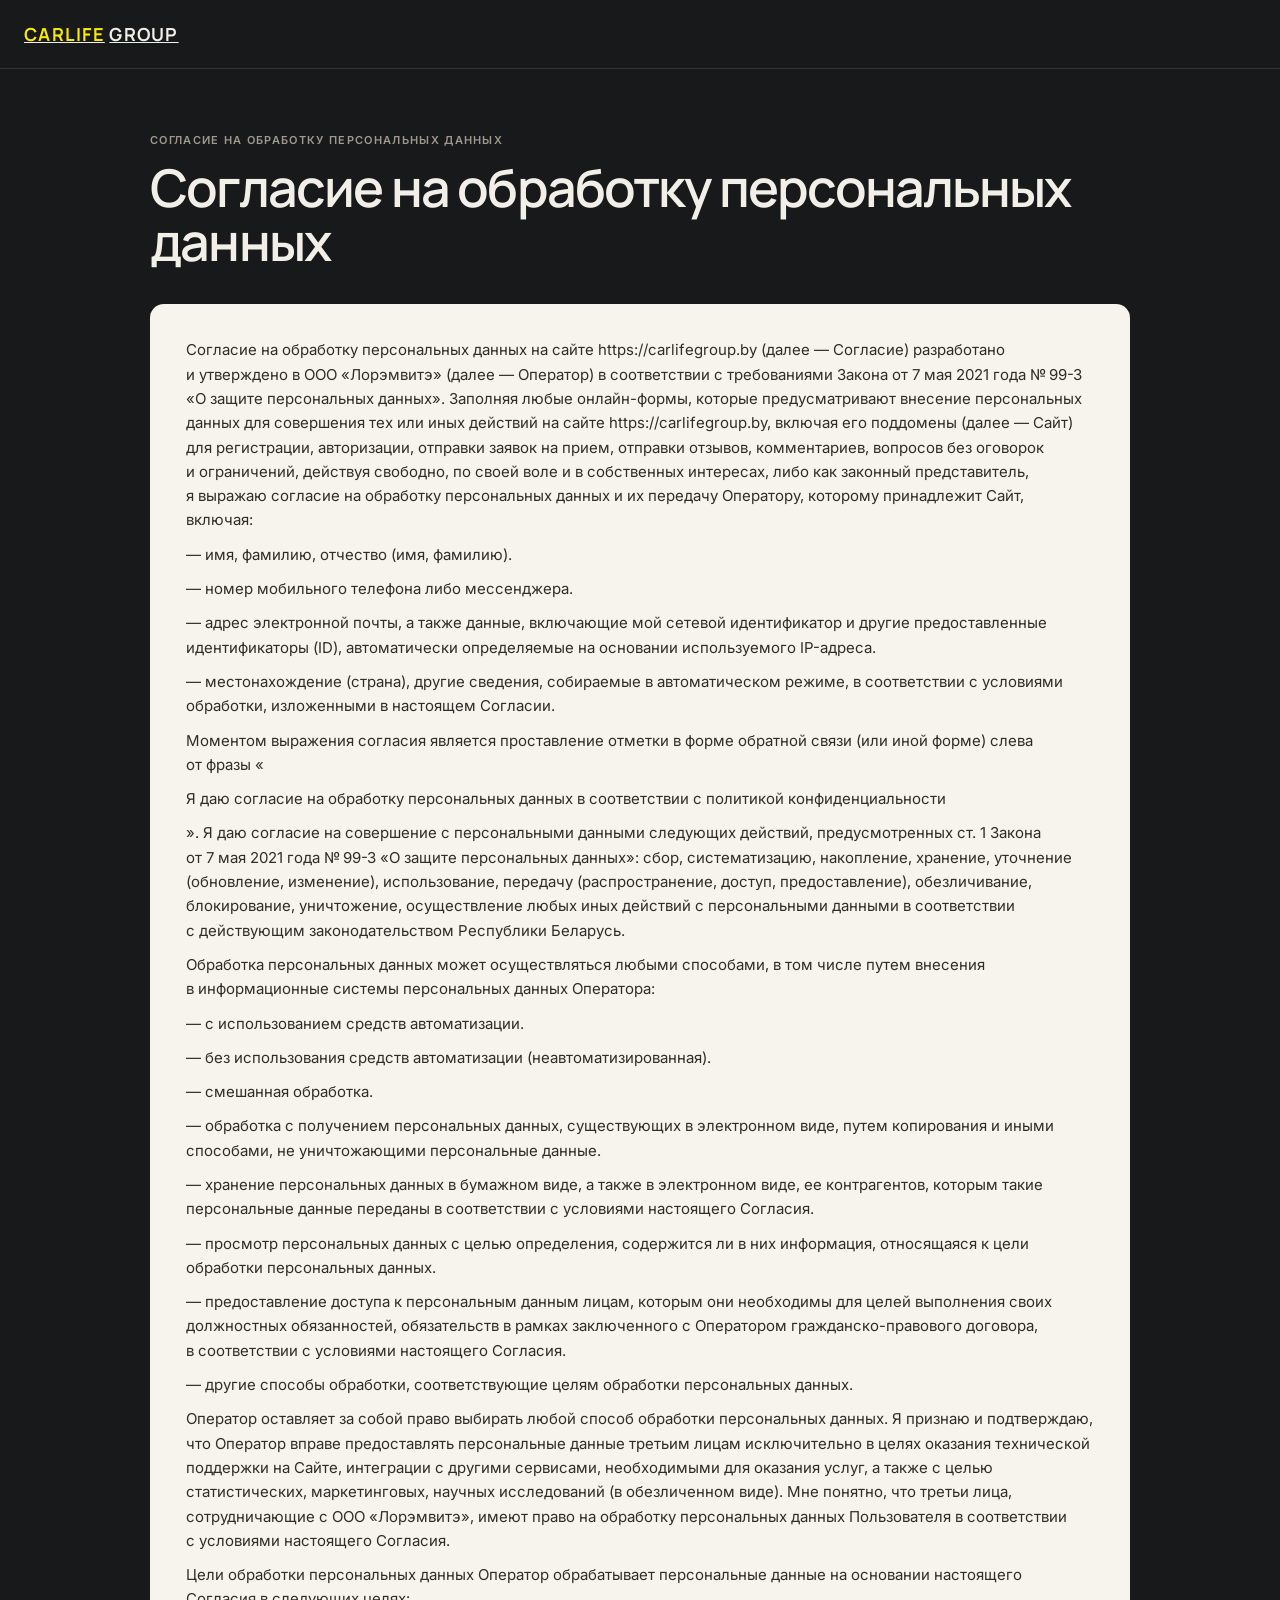
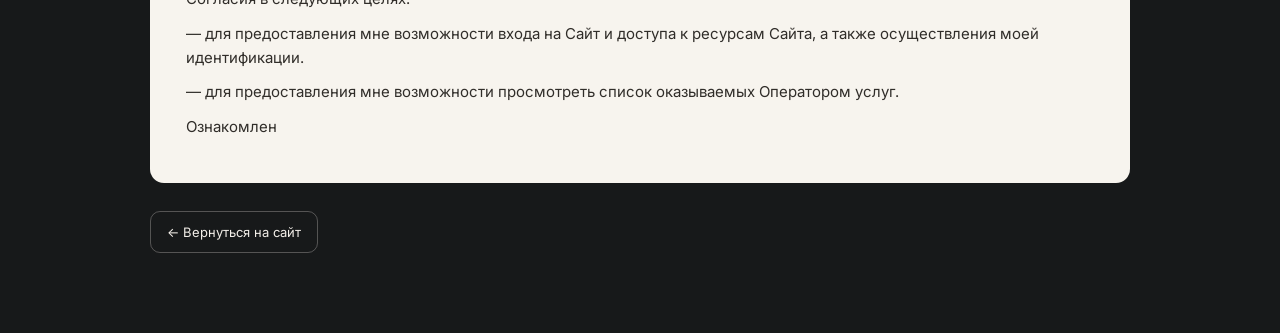
<file: consent.html>
<!doctype html><html lang="ru"><head><meta charset="utf-8"><meta name="viewport" content="width=device-width,initial-scale=1"><title>Согласие на обработку персональных данных — CarLifeGroup</title><link rel="preconnect" href="https://fonts.googleapis.com"><link rel="preconnect" href="https://fonts.gstatic.com" crossorigin><link href="https://fonts.googleapis.com/css2?family=Inter:wght@300;400;500;600;700&family=Manrope:wght@400;500;600;700&display=swap" rel="stylesheet"><style>
:root{--bg:#17191a;--panel:#f2eee8;--ink:#17191a;--muted:#6a655f;--gold:#f9e800;--green:#276b50;--line:rgba(23,25,26,.14);--darkline:rgba(242,238,232,.16);--radius:10px;--serif:none;}
*{box-sizing:border-box}html{scroll-behavior:smooth}body{margin:0;background:var(--bg);color:#f2eee8;font-family:Inter,Arial,sans-serif}a{color:inherit}.legal-page{min-height:100vh}.legal-header{padding:22px 24px;border-bottom:1px solid rgba(242,238,232,.12)}.legal-brand{display:inline-flex;align-items:center;font-family:Manrope,Arial,sans-serif;font-size:18px;font-weight:700;letter-spacing:.07em}.legal-brand b{color:var(--gold);margin-right:.25em}.legal-wrap{width:min(980px,calc(100% - 40px));margin:0 auto;padding:64px 0 80px}.legal-label{margin:0 0 14px;font-size:11px;line-height:1.3;font-weight:600;letter-spacing:.12em;text-transform:uppercase;color:#9f998f}.legal-title{margin:0;font-family:Manrope,Arial,sans-serif;font-size:clamp(34px,5vw,52px);line-height:1.03;font-weight:600;letter-spacing:-.035em}.legal-body{margin-top:36px;background:#f7f4ee;color:var(--ink);border-radius:14px;padding:34px 36px}.legal-body h2{margin:28px 0 10px;font-family:Manrope,Arial,sans-serif;font-size:22px;line-height:1.12;font-weight:600}.legal-body h2:first-child{margin-top:0}.legal-body p{margin:0 0 10px;font-size:15px;line-height:1.62;color:#302d29}.legal-body ul{margin:0 0 12px;padding-left:22px}.legal-body li{margin:0 0 7px;font-size:15px;line-height:1.55}.legal-back{display:inline-flex;margin-top:28px;padding:12px 16px;border:1px solid rgba(242,238,232,.28);border-radius:var(--radius);text-decoration:none;font-size:13px}.legal-back:hover{background:rgba(242,238,232,.08)}
@media(max-width:760px){.legal-header{padding:18px 16px}.legal-wrap{width:calc(100% - 28px);padding:42px 0 56px}.legal-body{margin-top:28px;padding:24px 20px}.legal-body p,.legal-body li{font-size:14px}.legal-body h2{font-size:19px}}
</style></head><body><main class="legal-page"><header class="legal-header"><a class="legal-brand" href="index.html"><b>CARLIFE</b><span>GROUP</span></a></header><div class="legal-wrap"><p class="legal-label">СОГЛАСИЕ НА ОБРАБОТКУ ПЕРСОНАЛЬНЫХ ДАННЫХ</p><h1 class="legal-title">Согласие на обработку персональных данных</h1><div class="legal-body"><p>Согласие на обработку персональных данных на сайте https://carlifegroup.by (далее — Согласие) разработано и утверждено в ООО «Лорэмвитэ» (далее — Оператор) в соответствии с требованиями Закона от 7 мая 2021 года № 99-З «О защите персональных данных». Заполняя любые онлайн-формы, которые предусматривают внесение персональных данных для совершения тех или иных действий на сайте https://carlifegroup.by, включая его поддомены (далее — Сайт) для регистрации, авторизации, отправки заявок на прием, отправки отзывов, комментариев, вопросов без оговорок и ограничений, действуя свободно, по своей воле и в собственных интересах, либо как законный представитель, я выражаю согласие на обработку персональных данных и их передачу Оператору, которому принадлежит Сайт, включая:</p>
<p>— имя, фамилию, отчество (имя, фамилию).</p>
<p>— номер мобильного телефона либо мессенджера.</p>
<p>— адрес электронной почты, а также данные, включающие мой сетевой идентификатор и другие предоставленные идентификаторы (ID), автоматически определяемые на основании используемого IP-адреса.</p>
<p>— местонахождение (страна), другие сведения, собираемые в автоматическом режиме, в соответствии с условиями обработки, изложенными в настоящем Согласии.</p>
<p>Моментом выражения согласия является проставление отметки в форме обратной связи (или иной форме) слева от фразы «</p>
<p>Я даю согласие на обработку персональных данных в соответствии с политикой конфиденциальности</p>
<p>». Я даю согласие на совершение с персональными данными следующих действий, предусмотренных ст. 1 Закона от 7 мая 2021 года № 99-З «О защите персональных данных»: сбор, систематизацию, накопление, хранение, уточнение (обновление, изменение), использование, передачу (распространение, доступ, предоставление), обезличивание, блокирование, уничтожение, осуществление любых иных действий с персональными данными в соответствии с действующим законодательством Республики Беларусь.</p>
<p>Обработка персональных данных может осуществляться любыми способами, в том числе путем внесения в информационные системы персональных данных Оператора:</p>
<p>— с использованием средств автоматизации.</p>
<p>— без использования средств автоматизации (неавтоматизированная).</p>
<p>— смешанная обработка.</p>
<p>— обработка с получением персональных данных, существующих в электронном виде, путем копирования и иными способами, не уничтожающими персональные данные.</p>
<p>— хранение персональных данных в бумажном виде, а также в электронном виде, ее контрагентов, которым такие персональные данные переданы в соответствии с условиями настоящего Согласия.</p>
<p>— просмотр персональных данных с целью определения, содержится ли в них информация, относящаяся к цели обработки персональных данных.</p>
<p>— предоставление доступа к персональным данным лицам, которым они необходимы для целей выполнения своих должностных обязанностей, обязательств в рамках заключенного с Оператором гражданско-правового договора, в соответствии с условиями настоящего Согласия.</p>
<p>— другие способы обработки, соответствующие целям обработки персональных данных.</p>
<p>Оператор оставляет за собой право выбирать любой способ обработки персональных данных. Я признаю и подтверждаю, что Оператор вправе предоставлять персональные данные третьим лицам исключительно в целях оказания технической поддержки на Сайте, интеграции с другими сервисами, необходимыми для оказания услуг, а также с целью статистических, маркетинговых, научных исследований (в обезличенном виде). Мне понятно, что третьи лица, сотрудничающие с ООО «Лорэмвитэ», имеют право на обработку персональных данных Пользователя в соответствии с условиями настоящего Согласия.</p>
<p>Цели обработки персональных данных Оператор обрабатывает персональные данные на основании настоящего Согласия в следующих целях:</p>
<p>— для предоставления мне возможности входа на Сайт и доступа к ресурсам Сайта, а также осуществления моей идентификации.</p>
<p>— для предоставления мне возможности просмотреть список оказываемых Оператором услуг.</p>
<p>Ознакомлен</p></div><a class="legal-back" href="index.html#contacts">← Вернуться на сайт</a></div></main></body></html>
</file>
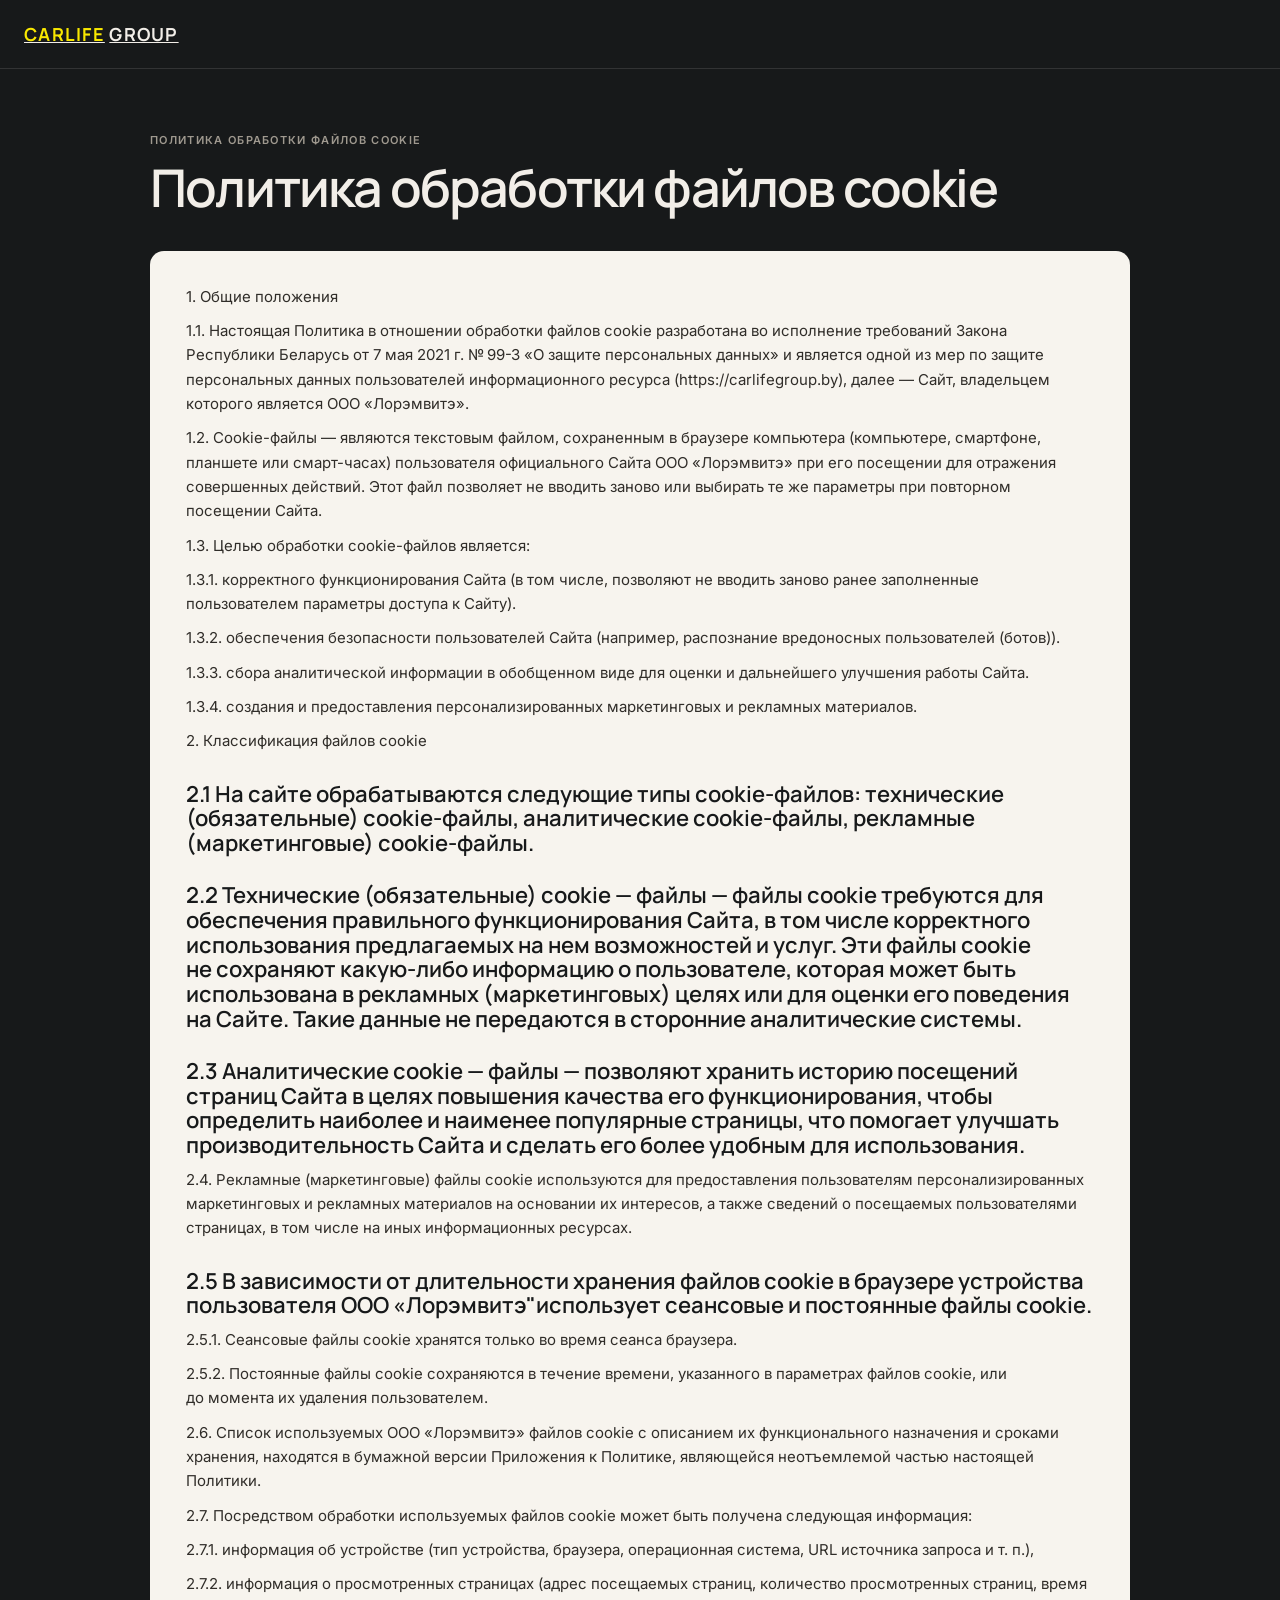
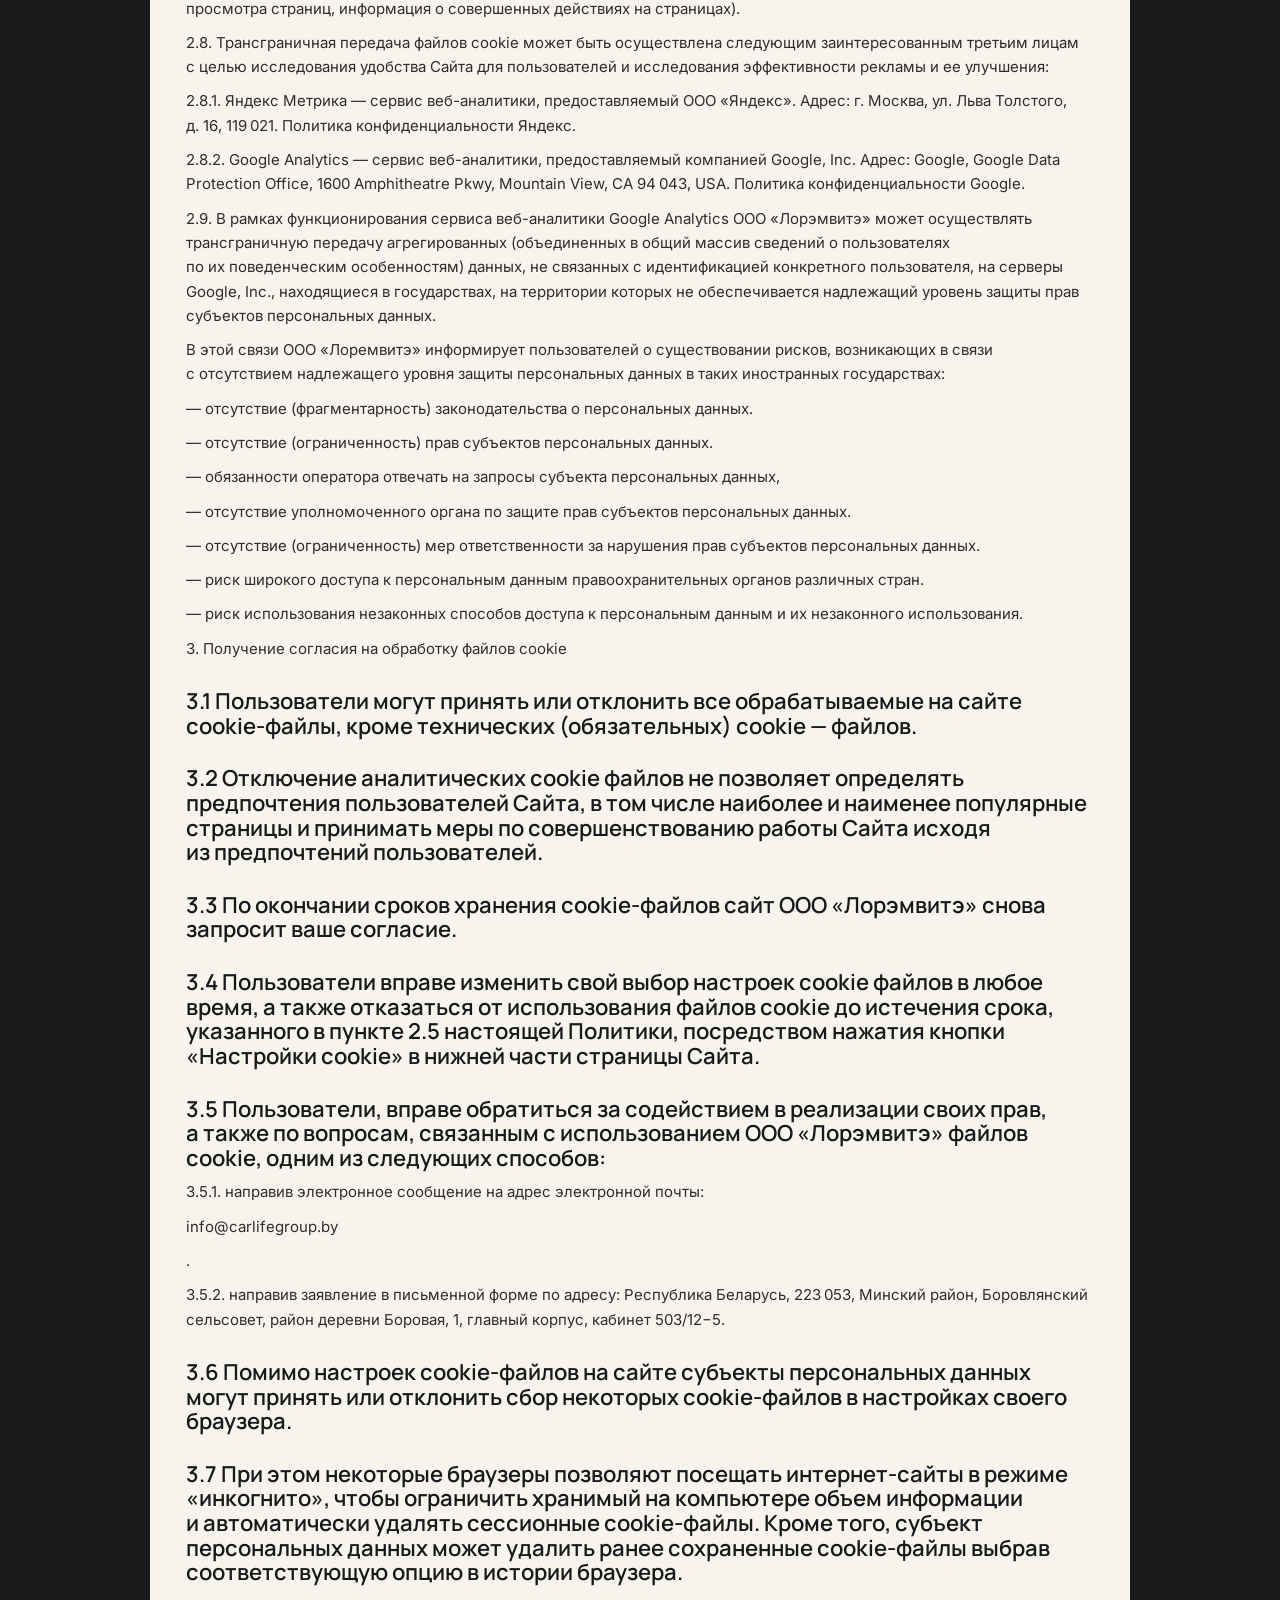
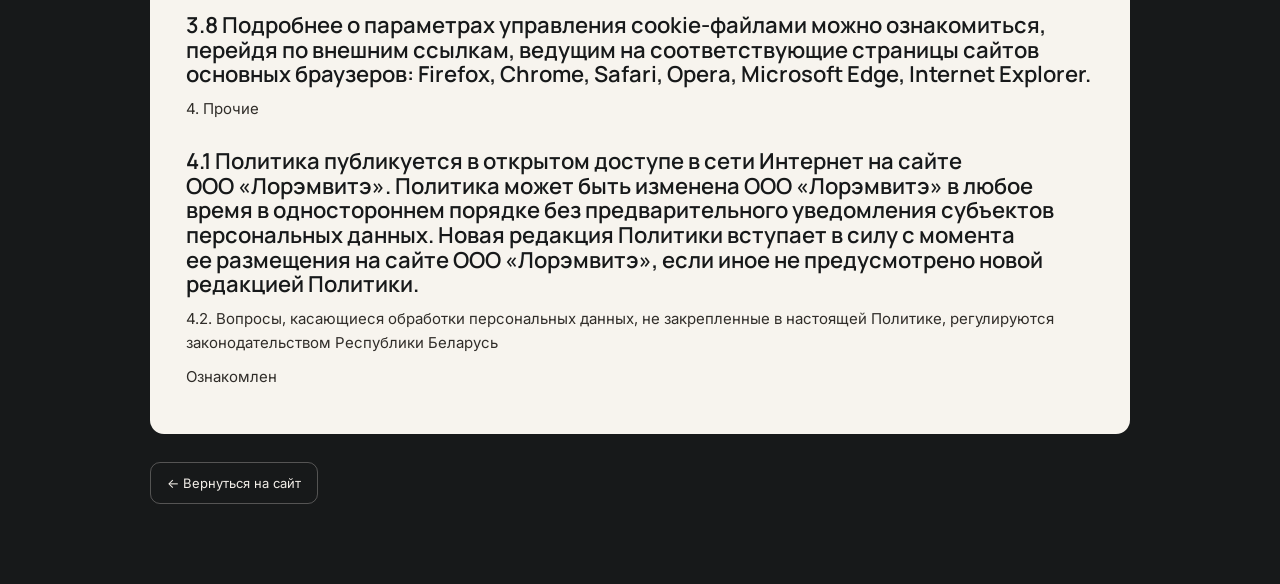
<file: cookie-policy.html>
<!doctype html><html lang="ru"><head><meta charset="utf-8"><meta name="viewport" content="width=device-width,initial-scale=1"><title>Политика обработки файлов cookie — CarLifeGroup</title><link rel="preconnect" href="https://fonts.googleapis.com"><link rel="preconnect" href="https://fonts.gstatic.com" crossorigin><link href="https://fonts.googleapis.com/css2?family=Inter:wght@300;400;500;600;700&family=Manrope:wght@400;500;600;700&display=swap" rel="stylesheet"><style>
:root{--bg:#17191a;--panel:#f2eee8;--ink:#17191a;--muted:#6a655f;--gold:#f9e800;--green:#276b50;--line:rgba(23,25,26,.14);--darkline:rgba(242,238,232,.16);--radius:10px;--serif:none;}
*{box-sizing:border-box}html{scroll-behavior:smooth}body{margin:0;background:var(--bg);color:#f2eee8;font-family:Inter,Arial,sans-serif}a{color:inherit}.legal-page{min-height:100vh}.legal-header{padding:22px 24px;border-bottom:1px solid rgba(242,238,232,.12)}.legal-brand{display:inline-flex;align-items:center;font-family:Manrope,Arial,sans-serif;font-size:18px;font-weight:700;letter-spacing:.07em}.legal-brand b{color:var(--gold);margin-right:.25em}.legal-wrap{width:min(980px,calc(100% - 40px));margin:0 auto;padding:64px 0 80px}.legal-label{margin:0 0 14px;font-size:11px;line-height:1.3;font-weight:600;letter-spacing:.12em;text-transform:uppercase;color:#9f998f}.legal-title{margin:0;font-family:Manrope,Arial,sans-serif;font-size:clamp(34px,5vw,52px);line-height:1.03;font-weight:600;letter-spacing:-.035em}.legal-body{margin-top:36px;background:#f7f4ee;color:var(--ink);border-radius:14px;padding:34px 36px}.legal-body h2{margin:28px 0 10px;font-family:Manrope,Arial,sans-serif;font-size:22px;line-height:1.12;font-weight:600}.legal-body h2:first-child{margin-top:0}.legal-body p{margin:0 0 10px;font-size:15px;line-height:1.62;color:#302d29}.legal-body ul{margin:0 0 12px;padding-left:22px}.legal-body li{margin:0 0 7px;font-size:15px;line-height:1.55}.legal-back{display:inline-flex;margin-top:28px;padding:12px 16px;border:1px solid rgba(242,238,232,.28);border-radius:var(--radius);text-decoration:none;font-size:13px}.legal-back:hover{background:rgba(242,238,232,.08)}
@media(max-width:760px){.legal-header{padding:18px 16px}.legal-wrap{width:calc(100% - 28px);padding:42px 0 56px}.legal-body{margin-top:28px;padding:24px 20px}.legal-body p,.legal-body li{font-size:14px}.legal-body h2{font-size:19px}}
</style></head><body><main class="legal-page"><header class="legal-header"><a class="legal-brand" href="index.html"><b>CARLIFE</b><span>GROUP</span></a></header><div class="legal-wrap"><p class="legal-label">ПОЛИТИКА ОБРАБОТКИ ФАЙЛОВ COOKIE</p><h1 class="legal-title">Политика обработки файлов cookie</h1><div class="legal-body"><p>1. Общие положения</p>
<p>1.1. Настоящая Политика в отношении обработки файлов cookie разработана во исполнение требований Закона Республики Беларусь от 7 мая 2021 г. № 99-З «О защите персональных данных» и является одной из мер по защите персональных данных пользователей информационного ресурса (https://carlifegroup.by), далее — Сайт, владельцем которого является ООО «Лорэмвитэ».</p>
<p>1.2. Cookie-файлы — являются текстовым файлом, сохраненным в браузере компьютера (компьютере, смартфоне, планшете или смарт-часах) пользователя официального Сайта ООО «Лорэмвитэ» при его посещении для отражения совершенных действий. Этот файл позволяет не вводить заново или выбирать те же параметры при повторном посещении Сайта.</p>
<p>1.3. Целью обработки cookie-файлов является:</p>
<p>1.3.1. корректного функционирования Сайта (в том числе, позволяют не вводить заново ранее заполненные пользователем параметры доступа к Сайту).</p>
<p>1.3.2. обеспечения безопасности пользователей Сайта (например, распознание вредоносных пользователей (ботов)).</p>
<p>1.3.3. сбора аналитической информации в обобщенном виде для оценки и дальнейшего улучшения работы Сайта.</p>
<p>1.3.4. создания и предоставления персонализированных маркетинговых и рекламных материалов.</p>
<p>2. Классификация файлов cookie</p>
<h2>2.1 На сайте обрабатываются следующие типы cookie-файлов: технические (обязательные) cookie-файлы, аналитические cookie-файлы, рекламные (маркетинговые) cookie-файлы.</h2>
<h2>2.2 Технические (обязательные) cookie — файлы — файлы cookie требуются для обеспечения правильного функционирования Сайта, в том числе корректного использования предлагаемых на нем возможностей и услуг. Эти файлы cookie не сохраняют какую-либо информацию о пользователе, которая может быть использована в рекламных (маркетинговых) целях или для оценки его поведения на Сайте. Такие данные не передаются в сторонние аналитические системы.</h2>
<h2>2.3 Аналитические cookie — файлы — позволяют хранить историю посещений страниц Сайта в целях повышения качества его функционирования, чтобы определить наиболее и наименее популярные страницы, что помогает улучшать производительность Сайта и сделать его более удобным для использования.</h2>
<p>2.4. Рекламные (маркетинговые) файлы cookie используются для предоставления пользователям персонализированных маркетинговых и рекламных материалов на основании их интересов, а также сведений о посещаемых пользователями страницах, в том числе на иных информационных ресурсах.</p>
<h2>2.5 В зависимости от длительности хранения файлов cookie в браузере устройства пользователя ООО «Лорэмвитэ"использует сеансовые и постоянные файлы cookie.</h2>
<p>2.5.1. Сеансовые файлы cookie хранятся только во время сеанса браузера.</p>
<p>2.5.2. Постоянные файлы cookie сохраняются в течение времени, указанного в параметрах файлов cookie, или до момента их удаления пользователем.</p>
<p>2.6. Список используемых ООО «Лорэмвитэ» файлов cookie с описанием их функционального назначения и сроками хранения, находятся в бумажной версии Приложения к Политике, являющейся неотъемлемой частью настоящей Политики.</p>
<p>2.7. Посредством обработки используемых файлов cookie может быть получена следующая информация:</p>
<p>2.7.1. информация об устройстве (тип устройства, браузера, операционная система, URL источника запроса и т. п.),</p>
<p>2.7.2. информация о просмотренных страницах (адрес посещаемых страниц, количество просмотренных страниц, время просмотра страниц, информация о совершенных действиях на страницах).</p>
<p>2.8. Трансграничная передача файлов cookie может быть осуществлена следующим заинтересованным третьим лицам с целью исследования удобства Сайта для пользователей и исследования эффективности рекламы и ее улучшения:</p>
<p>2.8.1. Яндекс Метрика — сервис веб-аналитики, предоставляемый ООО «Яндекс». Адрес: г. Москва, ул. Льва Толстого, д. 16, 119 021. Политика конфиденциальности Яндекс.</p>
<p>2.8.2. Google Analytics — сервис веб-аналитики, предоставляемый компанией Google, Inc. Адрес: Google, Google Data Protection Office, 1600 Amphitheatre Pkwy, Mountain View, CA 94 043, USA. Политика конфиденциальности Google.</p>
<p>2.9. В рамках функционирования сервиса веб-аналитики Google Analytics ООО «Лорэмвитэ» может осуществлять трансграничную передачу агрегированных (объединенных в общий массив сведений о пользователях по их поведенческим особенностям) данных, не связанных с идентификацией конкретного пользователя, на серверы Google, Inc., находящиеся в государствах, на территории которых не обеспечивается надлежащий уровень защиты прав субъектов персональных данных.</p>
<p>В этой связи ООО «Лоремвитэ» информирует пользователей о существовании рисков, возникающих в связи с отсутствием надлежащего уровня защиты персональных данных в таких иностранных государствах:</p>
<p>— отсутствие (фрагментарность) законодательства о персональных данных.</p>
<p>— отсутствие (ограниченность) прав субъектов персональных данных.</p>
<p>— обязанности оператора отвечать на запросы субъекта персональных данных,</p>
<p>— отсутствие уполномоченного органа по защите прав субъектов персональных данных.</p>
<p>— отсутствие (ограниченность) мер ответственности за нарушения прав субъектов персональных данных.</p>
<p>— риск широкого доступа к персональным данным правоохранительных органов различных стран.</p>
<p>— риск использования незаконных способов доступа к персональным данным и их незаконного использования.</p>
<p>3. Получение согласия на обработку файлов cookie</p>
<h2>3.1 Пользователи могут принять или отклонить все обрабатываемые на сайте cookie-файлы, кроме технических (обязательных) cookie — файлов.</h2>
<h2>3.2 Отключение аналитических cookie файлов не позволяет определять предпочтения пользователей Сайта, в том числе наиболее и наименее популярные страницы и принимать меры по совершенствованию работы Сайта исходя из предпочтений пользователей.</h2>
<h2>3.3 По окончании сроков хранения cookie-файлов сайт ООО «Лорэмвитэ» снова запросит ваше согласие.</h2>
<h2>3.4 Пользователи вправе изменить свой выбор настроек cookie файлов в любое время, а также отказаться от использования файлов cookie до истечения срока, указанного в пункте 2.5 настоящей Политики, посредством нажатия кнопки «Настройки cookie» в нижней части страницы Сайта.</h2>
<h2>3.5 Пользователи, вправе обратиться за содействием в реализации своих прав, а также по вопросам, связанным с использованием ООО «Лорэмвитэ» файлов cookie, одним из следующих способов:</h2>
<p>3.5.1. направив электронное сообщение на адрес электронной почты:</p>
<p>info@carlifegroup.by</p>
<p>.</p>
<p>3.5.2. направив заявление в письменной форме по адресу: Республика Беларусь, 223 053, Минский район, Боровлянский сельсовет, район деревни Боровая, 1, главный корпус, кабинет 503/12−5.</p>
<h2>3.6 Помимо настроек cookie-файлов на сайте субъекты персональных данных могут принять или отклонить сбор некоторых cookie-файлов в настройках своего браузера.</h2>
<h2>3.7 При этом некоторые браузеры позволяют посещать интернет-сайты в режиме «инкогнито», чтобы ограничить хранимый на компьютере объем информации и автоматически удалять сессионные cookie-файлы. Кроме того, субъект персональных данных может удалить ранее сохраненные cookie-файлы выбрав соответствующую опцию в истории браузера.</h2>
<h2>3.8 Подробнее о параметрах управления cookie-файлами можно ознакомиться, перейдя по внешним ссылкам, ведущим на соответствующие страницы сайтов основных браузеров: Firefox, Chrome, Safari, Opera, Microsoft Edge, Internet Explorer.</h2>
<p>4. Прочие</p>
<h2>4.1 Политика публикуется в открытом доступе в сети Интернет на сайте ООО «Лорэмвитэ». Политика может быть изменена ООО «Лорэмвитэ» в любое время в одностороннем порядке без предварительного уведомления субъектов персональных данных. Новая редакция Политики вступает в силу с момента ее размещения на сайте ООО «Лорэмвитэ», если иное не предусмотрено новой редакцией Политики.</h2>
<p>4.2. Вопросы, касающиеся обработки персональных данных, не закрепленные в настоящей Политике, регулируются законодательством Республики Беларусь</p>
<p>Ознакомлен</p></div><a class="legal-back" href="index.html#contacts">← Вернуться на сайт</a></div></main></body></html>
</file>
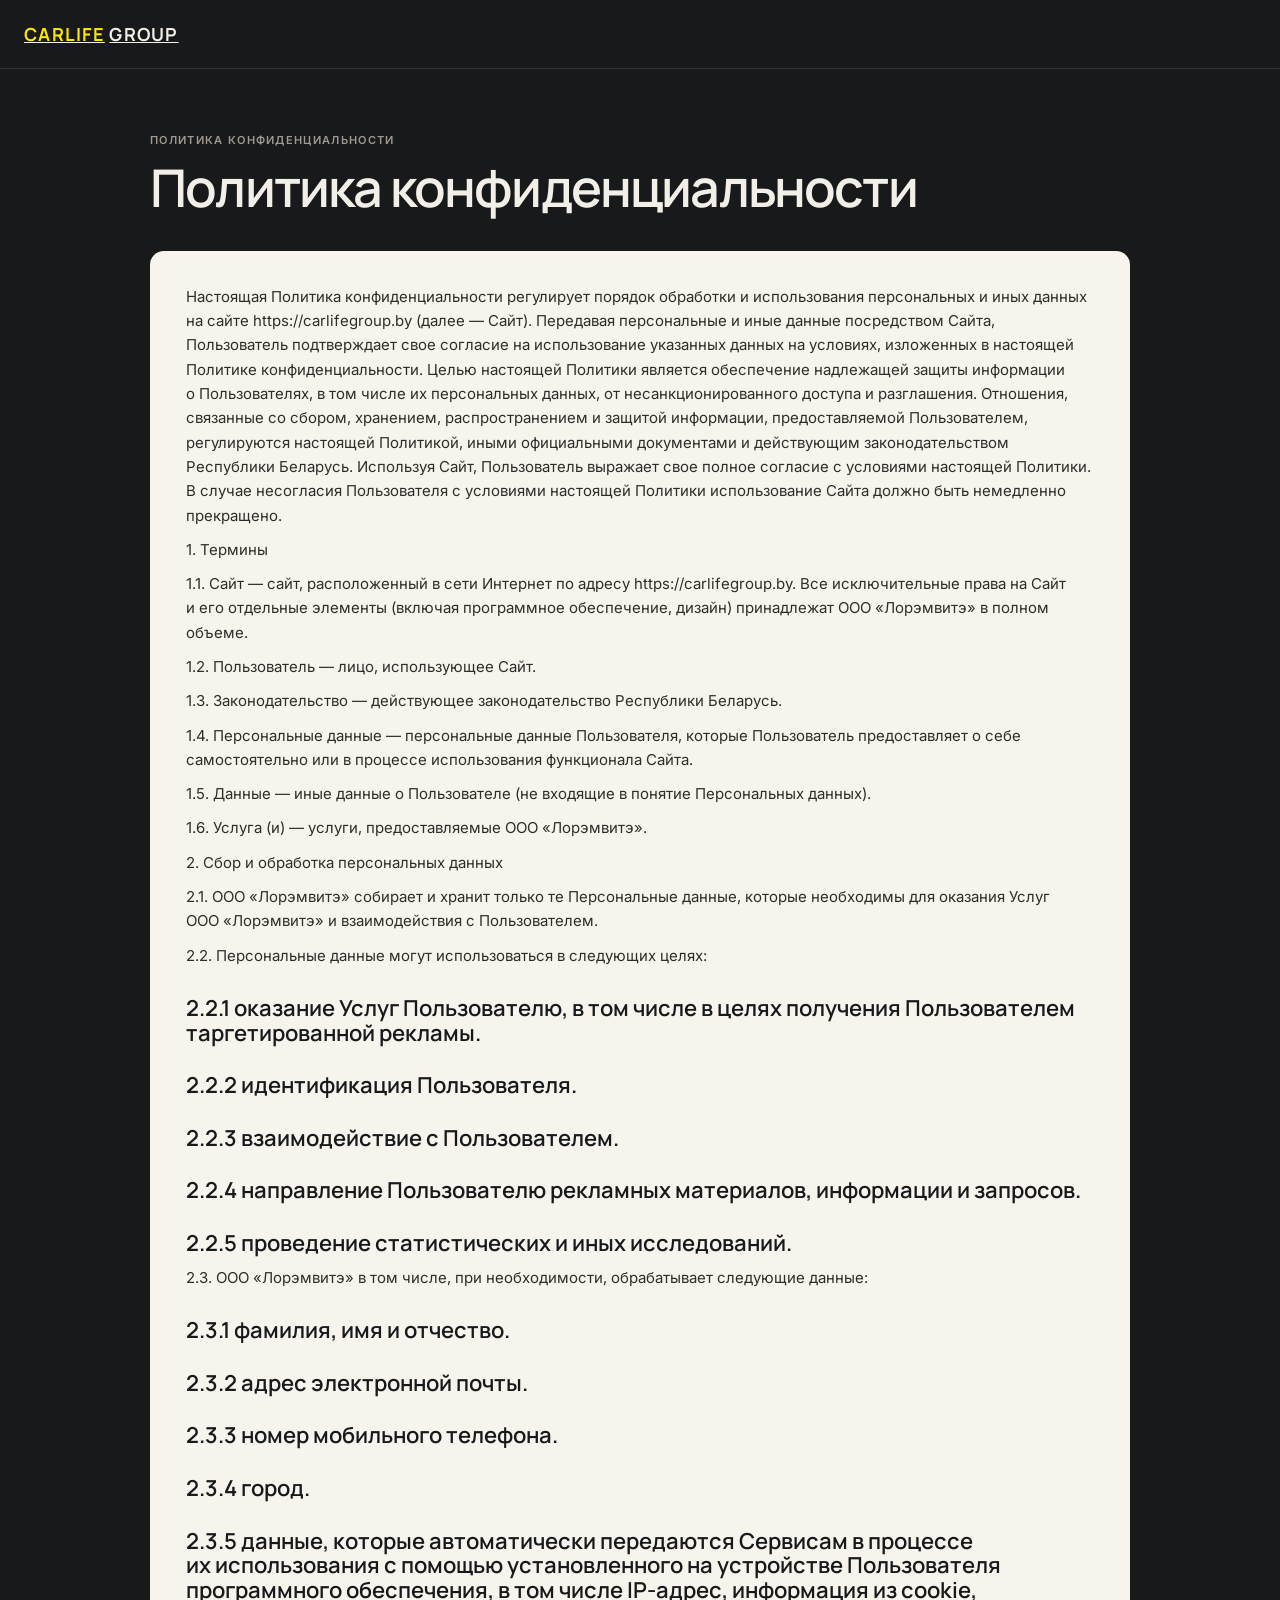
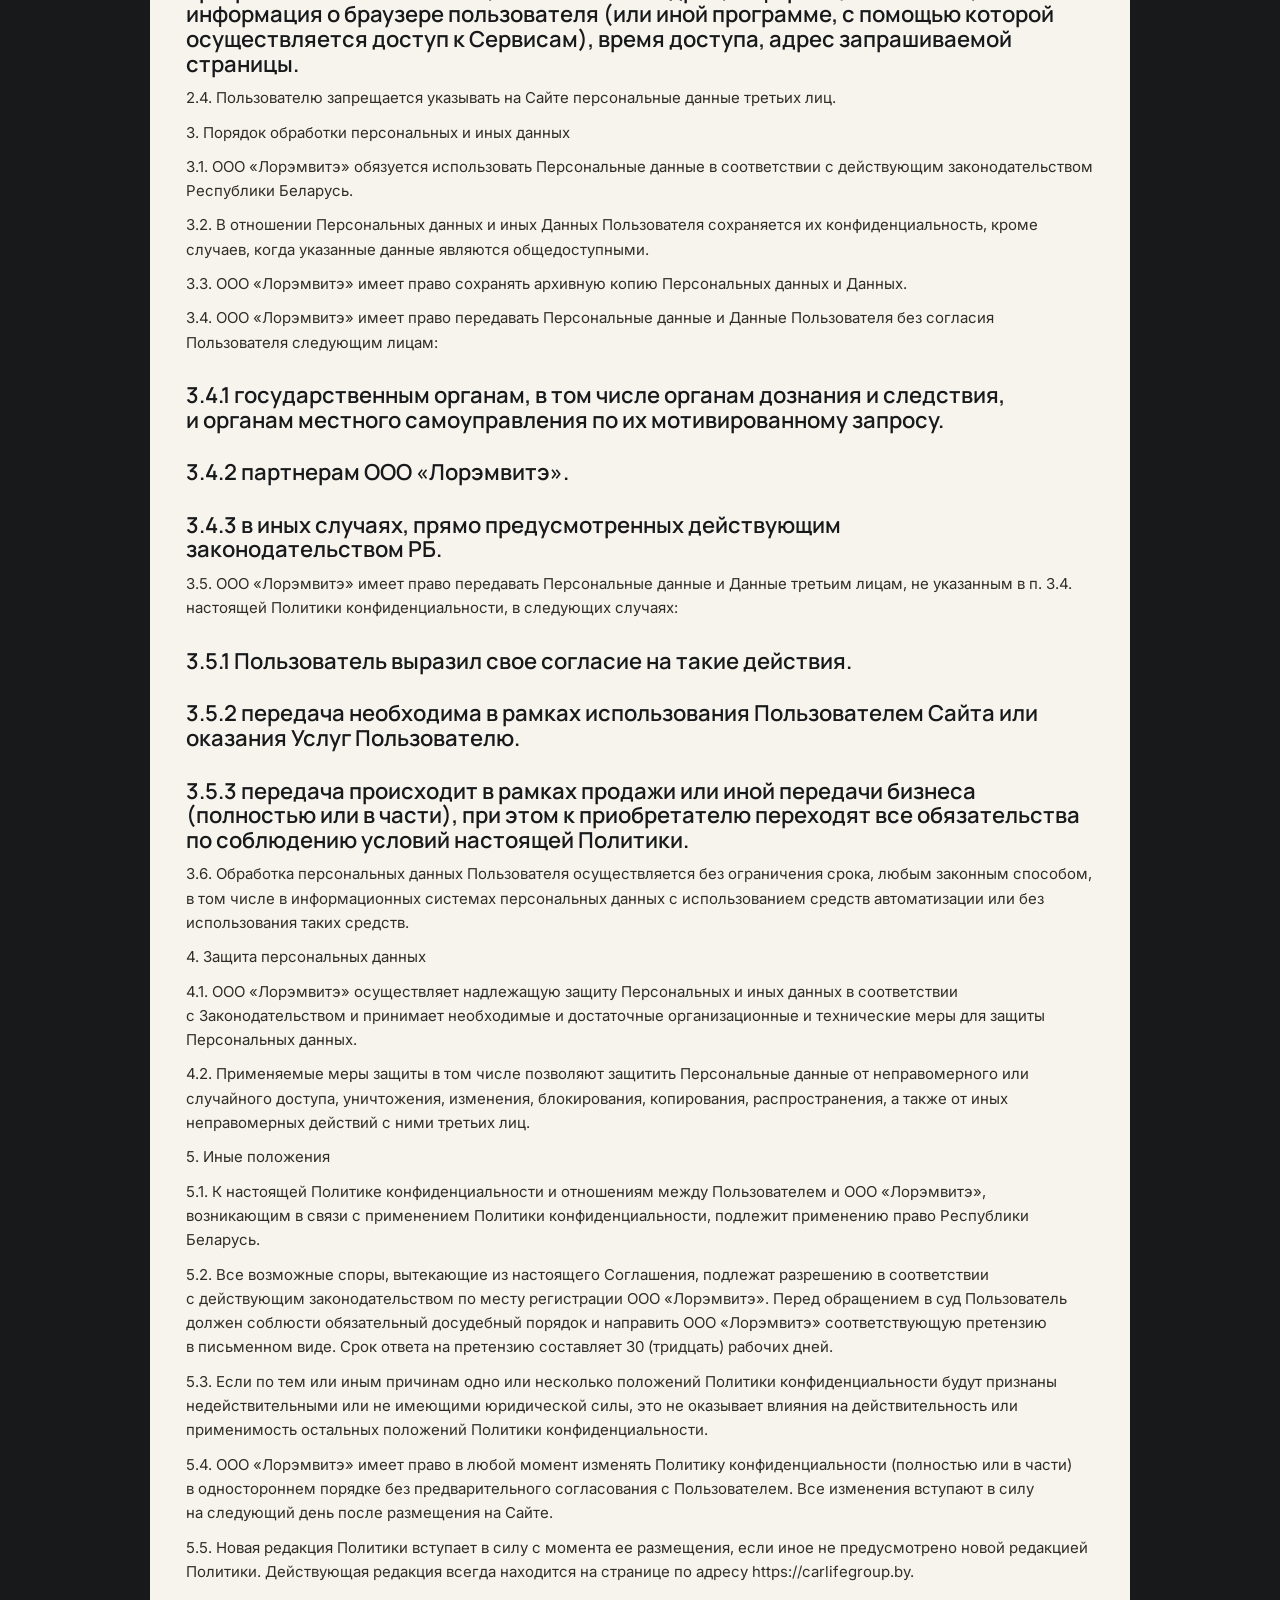
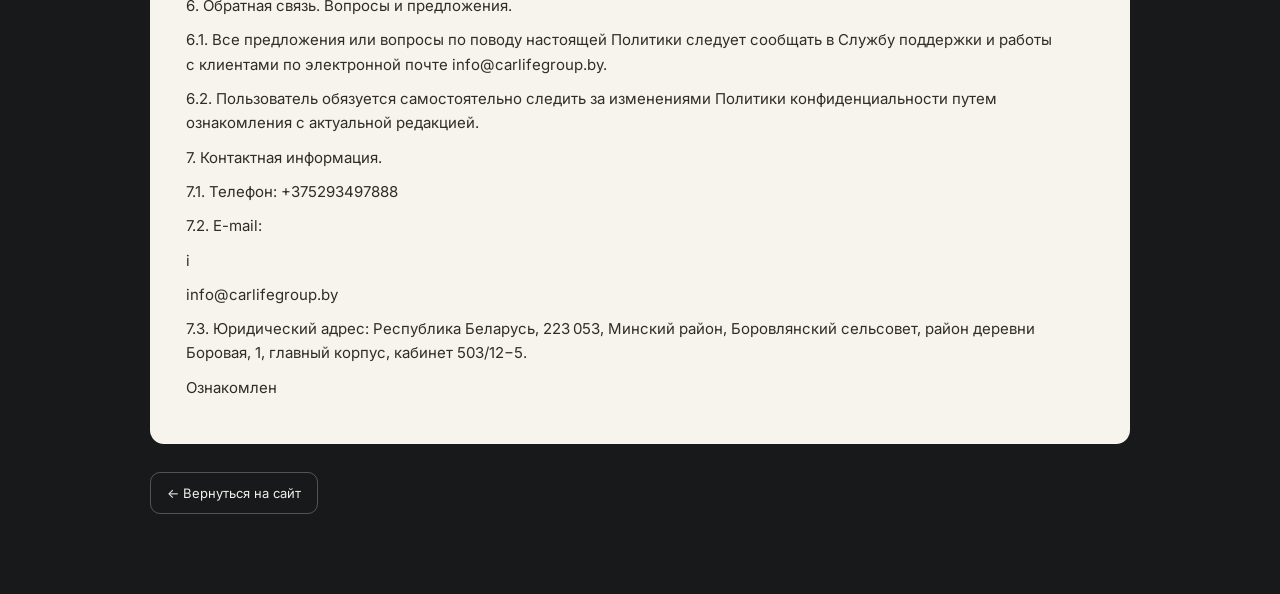
<file: privacy-policy.html>
<!doctype html><html lang="ru"><head><meta charset="utf-8"><meta name="viewport" content="width=device-width,initial-scale=1"><title>Политика конфиденциальности — CarLifeGroup</title><link rel="preconnect" href="https://fonts.googleapis.com"><link rel="preconnect" href="https://fonts.gstatic.com" crossorigin><link href="https://fonts.googleapis.com/css2?family=Inter:wght@300;400;500;600;700&family=Manrope:wght@400;500;600;700&display=swap" rel="stylesheet"><style>
:root{--bg:#17191a;--panel:#f2eee8;--ink:#17191a;--muted:#6a655f;--gold:#f9e800;--green:#276b50;--line:rgba(23,25,26,.14);--darkline:rgba(242,238,232,.16);--radius:10px;--serif:none;}
*{box-sizing:border-box}html{scroll-behavior:smooth}body{margin:0;background:var(--bg);color:#f2eee8;font-family:Inter,Arial,sans-serif}a{color:inherit}.legal-page{min-height:100vh}.legal-header{padding:22px 24px;border-bottom:1px solid rgba(242,238,232,.12)}.legal-brand{display:inline-flex;align-items:center;font-family:Manrope,Arial,sans-serif;font-size:18px;font-weight:700;letter-spacing:.07em}.legal-brand b{color:var(--gold);margin-right:.25em}.legal-wrap{width:min(980px,calc(100% - 40px));margin:0 auto;padding:64px 0 80px}.legal-label{margin:0 0 14px;font-size:11px;line-height:1.3;font-weight:600;letter-spacing:.12em;text-transform:uppercase;color:#9f998f}.legal-title{margin:0;font-family:Manrope,Arial,sans-serif;font-size:clamp(34px,5vw,52px);line-height:1.03;font-weight:600;letter-spacing:-.035em}.legal-body{margin-top:36px;background:#f7f4ee;color:var(--ink);border-radius:14px;padding:34px 36px}.legal-body h2{margin:28px 0 10px;font-family:Manrope,Arial,sans-serif;font-size:22px;line-height:1.12;font-weight:600}.legal-body h2:first-child{margin-top:0}.legal-body p{margin:0 0 10px;font-size:15px;line-height:1.62;color:#302d29}.legal-body ul{margin:0 0 12px;padding-left:22px}.legal-body li{margin:0 0 7px;font-size:15px;line-height:1.55}.legal-back{display:inline-flex;margin-top:28px;padding:12px 16px;border:1px solid rgba(242,238,232,.28);border-radius:var(--radius);text-decoration:none;font-size:13px}.legal-back:hover{background:rgba(242,238,232,.08)}
@media(max-width:760px){.legal-header{padding:18px 16px}.legal-wrap{width:calc(100% - 28px);padding:42px 0 56px}.legal-body{margin-top:28px;padding:24px 20px}.legal-body p,.legal-body li{font-size:14px}.legal-body h2{font-size:19px}}
</style></head><body><main class="legal-page"><header class="legal-header"><a class="legal-brand" href="index.html"><b>CARLIFE</b><span>GROUP</span></a></header><div class="legal-wrap"><p class="legal-label">ПОЛИТИКА КОНФИДЕНЦИАЛЬНОСТИ</p><h1 class="legal-title">Политика конфиденциальности</h1><div class="legal-body"><p>Настоящая Политика конфиденциальности регулирует порядок обработки и использования персональных и иных данных на сайте https://carlifegroup.by (далее — Сайт). Передавая персональные и иные данные посредством Сайта, Пользователь подтверждает свое согласие на использование указанных данных на условиях, изложенных в настоящей Политике конфиденциальности. Целью настоящей Политики является обеспечение надлежащей защиты информации о Пользователях, в том числе их персональных данных, от несанкционированного доступа и разглашения. Отношения, связанные со сбором, хранением, распространением и защитой информации, предоставляемой Пользователем, регулируются настоящей Политикой, иными официальными документами и действующим законодательством Республики Беларусь. Используя Сайт, Пользователь выражает свое полное согласие с условиями настоящей Политики. В случае несогласия Пользователя с условиями настоящей Политики использование Сайта должно быть немедленно прекращено.</p>
<p>1. Термины</p>
<p>1.1. Сайт — сайт, расположенный в сети Интернет по адресу https://carlifegroup.by. Все исключительные права на Сайт и его отдельные элементы (включая программное обеспечение, дизайн) принадлежат ООО «Лорэмвитэ» в полном объеме.</p>
<p>1.2. Пользователь — лицо, использующее Сайт.</p>
<p>1.3. Законодательство — действующее законодательство Республики Беларусь.</p>
<p>1.4. Персональные данные — персональные данные Пользователя, которые Пользователь предоставляет о себе самостоятельно или в процессе использования функционала Сайта.</p>
<p>1.5. Данные — иные данные о Пользователе (не входящие в понятие Персональных данных).</p>
<p>1.6. Услуга (и) — услуги, предоставляемые ООО «Лорэмвитэ».</p>
<p>2. Сбор и обработка персональных данных</p>
<p>2.1. ООО «Лорэмвитэ» собирает и хранит только те Персональные данные, которые необходимы для оказания Услуг ООО «Лорэмвитэ» и взаимодействия с Пользователем.</p>
<p>2.2. Персональные данные могут использоваться в следующих целях:</p>
<h2>2.2.1 оказание Услуг Пользователю, в том числе в целях получения Пользователем таргетированной рекламы.</h2>
<h2>2.2.2 идентификация Пользователя.</h2>
<h2>2.2.3 взаимодействие с Пользователем.</h2>
<h2>2.2.4 направление Пользователю рекламных материалов, информации и запросов.</h2>
<h2>2.2.5 проведение статистических и иных исследований.</h2>
<p>2.3. ООО «Лорэмвитэ» в том числе, при необходимости, обрабатывает следующие данные:</p>
<h2>2.3.1 фамилия, имя и отчество.</h2>
<h2>2.3.2 адрес электронной почты.</h2>
<h2>2.3.3 номер мобильного телефона.</h2>
<h2>2.3.4 город.</h2>
<h2>2.3.5 данные, которые автоматически передаются Сервисам в процессе их использования с помощью установленного на устройстве Пользователя программного обеспечения, в том числе IP-адрес, информация из cookie, информация о браузере пользователя (или иной программе, с помощью которой осуществляется доступ к Сервисам), время доступа, адрес запрашиваемой страницы.</h2>
<p>2.4. Пользователю запрещается указывать на Сайте персональные данные третьих лиц.</p>
<p>3. Порядок обработки персональных и иных данных</p>
<p>3.1. ООО «Лорэмвитэ» обязуется использовать Персональные данные в соответствии с действующим законодательством Республики Беларусь.</p>
<p>3.2. В отношении Персональных данных и иных Данных Пользователя сохраняется их конфиденциальность, кроме случаев, когда указанные данные являются общедоступными.</p>
<p>3.3. ООО «Лорэмвитэ» имеет право сохранять архивную копию Персональных данных и Данных.</p>
<p>3.4. ООО «Лорэмвитэ» имеет право передавать Персональные данные и Данные Пользователя без согласия Пользователя следующим лицам:</p>
<h2>3.4.1 государственным органам, в том числе органам дознания и следствия, и органам местного самоуправления по их мотивированному запросу.</h2>
<h2>3.4.2 партнерам ООО «Лорэмвитэ».</h2>
<h2>3.4.3 в иных случаях, прямо предусмотренных действующим законодательством РБ.</h2>
<p>3.5. ООО «Лорэмвитэ» имеет право передавать Персональные данные и Данные третьим лицам, не указанным в п. 3.4. настоящей Политики конфиденциальности, в следующих случаях:</p>
<h2>3.5.1 Пользователь выразил свое согласие на такие действия.</h2>
<h2>3.5.2 передача необходима в рамках использования Пользователем Сайта или оказания Услуг Пользователю.</h2>
<h2>3.5.3 передача происходит в рамках продажи или иной передачи бизнеса (полностью или в части), при этом к приобретателю переходят все обязательства по соблюдению условий настоящей Политики.</h2>
<p>3.6. Обработка персональных данных Пользователя осуществляется без ограничения срока, любым законным способом, в том числе в информационных системах персональных данных с использованием средств автоматизации или без использования таких средств.</p>
<p>4. Защита персональных данных</p>
<p>4.1. ООО «Лорэмвитэ» осуществляет надлежащую защиту Персональных и иных данных в соответствии с Законодательством и принимает необходимые и достаточные организационные и технические меры для защиты Персональных данных.</p>
<p>4.2. Применяемые меры защиты в том числе позволяют защитить Персональные данные от неправомерного или случайного доступа, уничтожения, изменения, блокирования, копирования, распространения, а также от иных неправомерных действий с ними третьих лиц.</p>
<p>5. Иные положения</p>
<p>5.1. К настоящей Политике конфиденциальности и отношениям между Пользователем и ООО «Лорэмвитэ», возникающим в связи с применением Политики конфиденциальности, подлежит применению право Республики Беларусь.</p>
<p>5.2. Все возможные споры, вытекающие из настоящего Соглашения, подлежат разрешению в соответствии с действующим законодательством по месту регистрации ООО «Лорэмвитэ». Перед обращением в суд Пользователь должен соблюсти обязательный досудебный порядок и направить ООО «Лорэмвитэ» соответствующую претензию в письменном виде. Срок ответа на претензию составляет 30 (тридцать) рабочих дней.</p>
<p>5.3. Если по тем или иным причинам одно или несколько положений Политики конфиденциальности будут признаны недействительными или не имеющими юридической силы, это не оказывает влияния на действительность или применимость остальных положений Политики конфиденциальности.</p>
<p>5.4. ООО «Лорэмвитэ» имеет право в любой момент изменять Политику конфиденциальности (полностью или в части) в одностороннем порядке без предварительного согласования с Пользователем. Все изменения вступают в силу на следующий день после размещения на Сайте.</p>
<p>5.5. Новая редакция Политики вступает в силу с момента ее размещения, если иное не предусмотрено новой редакцией Политики. Действующая редакция всегда находится на странице по адресу https://carlifegroup.by.</p>
<p>6. Обратная связь. Вопросы и предложения.</p>
<p>6.1. Все предложения или вопросы по поводу настоящей Политики следует сообщать в Службу поддержки и работы с клиентами по электронной почте info@carlifegroup.by.</p>
<p>6.2. Пользователь обязуется самостоятельно следить за изменениями Политики конфиденциальности путем ознакомления с актуальной редакцией.</p>
<p>7. Контактная информация.</p>
<p>7.1. Телефон: +375293497888</p>
<p>7.2. E-mail:</p>
<p>i</p>
<p>info@carlifegroup.by</p>
<p>7.3. Юридический адрес: Республика Беларусь, 223 053, Минский район, Боровлянский сельсовет, район деревни Боровая, 1, главный корпус, кабинет 503/12−5.</p>
<p>Ознакомлен</p></div><a class="legal-back" href="index.html#contacts">← Вернуться на сайт</a></div></main></body></html>
</file>
<file: styles.css>
:root{
  --c-ink:#17191a; --c-night:#111416; --c-night-2:#171b1d; --c-surface:#ebe5dc; --c-paper:#f4f0e9;
  --c-white:#fbfaf7; --c-text:#f1eee8;
  --c-gold:#f9e800; --c-line:rgba(255,255,255,.13); --c-line-dark:rgba(23,25,26,.13);
  --max:1320px; --gutter:28px; --header:72px; --radius:12px; --header-logo:120px; --c-dark-surface:#24282a; --hero-bg:var(--c-dark-surface); --section-card-light:#e1dbd2; --section-card-dark:#2d3234;
  --section-padding:60px; --hero-menu-gap:36px; --float-size:30px; --float-edge:16px;
  --hero-h1:64px; --hero-meta:12px;
  --hero-card-title-size:16px; --hero-card-body-size:10px; --hero-card-title-weight:650;
  --hero-card-bg:#d8d2c9; --hero-card-divider:1px solid rgba(23,25,26,.16);
  --hero-card-image-ratio:16/8.8; --hero-card-info-x:13px; --hero-card-info-top:12px; --hero-card-more-height:34px; --hero-card-more-size:10px;
  --hero-badge-size:9px; --hero-badge-pad-y:5px; --hero-badge-pad-x:8px; --hero-badge-radius:6px; --hero-badge-gap:5px;
  --hero-badge-zone-pad:8px 10px; --hero-badge-zone-min-height:88px;
  --hero-badge-quick:#f9e800; --hero-badge-stock:#596167; --hero-badge-checked:#f2eee8; --hero-badge-clean:#276b50;
  --hero-badge-rf:#685032; --hero-badge-lease:#e1e8ec; --hero-badge-credit:#1f63bd;
  --hero-badge-text-dark:#17191a; --hero-badge-text-light:#f2eee8;
  --menu-bg:#384043; --menu-text:#f2eee8; --menu-backdrop:rgba(17,20,22,.84);
  --menu-item-size:15px; --menu-index-size:9px; --menu-phone-size:13px; --menu-item-line:1.25; --menu-item-pad-y:14px;
  --menu-panel-top:14px; --menu-panel-pad:20px; --menu-head-pad-bottom:18px; --menu-logo-width:clamp(92px,24vw,var(--header-logo));
  --menu-control-size:42px; --menu-control-bg:var(--menu-bg); --menu-control-color:#f2eee8; --menu-control-border:rgba(244,240,232,.26); --menu-control-radius:var(--radius);
  --hero-layout-max:1320px; --hero-cards-max:1320px;
  --cta-bottom-space:60px; --cta-gap:14px; --cta-width:210px; --cta-height:48px; --cta-radius:var(--radius); --cta-row-max:calc(var(--cta-width) * 2 + var(--cta-gap));
  --carousel-desktop-gap:18px; --carousel-tablet-gap:18px; --carousel-mobile-gap:14px; --hero-carousel-meta-size:9px; --hero-carousel-arrow-size:34px; --hero-carousel-arrow-radius:8px; --cta-top-space:36px; --section-title-size:clamp(42px,4.25vw,60px); --section-title-line:.98; --section-head-gap:56px; --section-head-bottom:40px; --section-grid-gap:14px; --section-cta-top:32px; --section-bottom-space:60px; --section-card-pad:24px; --section-card-border:rgba(23,25,26,.14);
}
*{box-sizing:border-box}.sr-only{position:absolute;width:1px;height:1px;padding:0;margin:-1px;overflow:hidden;clip:rect(0,0,0,0);white-space:nowrap;border:0}html{scroll-behavior:smooth;scroll-padding-top:calc(var(--header) + 18px)}body{margin:0;background:var(--c-night);color:var(--c-text);font-family:Inter,Manrope,system-ui,-apple-system,BlinkMacSystemFont,"Segoe UI",sans-serif;-webkit-font-smoothing:antialiased}body.menu-open,body.cookie-lock{overflow:hidden}
a{color:inherit;text-decoration:none}button,input,select,textarea{font:inherit}button{cursor:pointer}img{display:block;max-width:100%}.shell{width:min(var(--max),calc(100% - 2 * var(--gutter)));margin-inline:auto}
.button{min-height:48px;padding:0 18px;display:inline-flex;align-items:center;justify-content:center;gap:10px;border:1px solid transparent;border-radius:var(--radius);font-size:12px;font-weight:650;letter-spacing:.02em;transition:background-color .2s ease,border-color .2s ease,color .2s ease}.button:hover{transform:none}.button-primary{background:var(--c-paper);color:var(--c-ink)}.button-primary:hover{background:#fff}.button-secondary{background:transparent;border-color:rgba(255,255,255,.26);color:var(--c-white)}.button-secondary:hover{background:rgba(255,255,255,.08);border-color:rgba(255,255,255,.50)}.button-dark{background:var(--c-ink);color:var(--c-paper)}.button-light{background:var(--c-paper);color:var(--c-ink)}.button-outline{background:transparent;border-color:rgba(23,25,26,.24);color:var(--c-ink)}.button-outline:hover{background:rgba(23,25,26,.06);border-color:rgba(23,25,26,.38)}

/* SYSTEM UI — restored from approved working baseline */
.back-to-top{position:fixed;right:var(--float-edge);bottom:calc(var(--float-edge) + var(--back-to-top-offset,0px));z-index:135;width:var(--float-size);height:var(--float-size);display:grid;place-items:center;padding:0;border:1px solid rgba(75,68,60,.28);border-radius:8px;background:rgba(232,227,218,.96);color:#514b43;box-shadow:0 8px 22px rgba(0,0,0,.12);opacity:0;visibility:hidden;pointer-events:none;transition:opacity .22s ease,background-color .18s ease,border-color .18s ease,color .18s ease}.back-to-top.is-visible{opacity:1;visibility:visible;pointer-events:auto;transform:none}.back-to-top:hover,.back-to-top:focus-visible{background:#f8f5ef;border-color:var(--c-gold);color:#28231e;box-shadow:0 10px 26px rgba(0,0,0,.16);outline:none}.back-to-top span{font-size:14px;line-height:1}
.cookie-consent{position:fixed;left:16px;right:16px;bottom:16px;z-index:120;padding:14px 18px;background:rgba(231,226,217,.97);border:1px solid rgba(82,76,68,.34);border-radius:14px;color:#241f1a;box-shadow:0 14px 38px rgba(0,0,0,.20);backdrop-filter:blur(10px);-webkit-backdrop-filter:blur(10px)}.cookie-consent[hidden],.cookie-settings[hidden],.cookie-backdrop[hidden],.cookie-settings-trigger[hidden]{display:none}.cookie-inner{width:min(1280px,100%);margin:0 auto;display:flex;align-items:center;justify-content:space-between;gap:24px}.cookie-copy{min-width:0}.cookie-copy strong{display:block;font-size:14px;margin-bottom:4px}.cookie-copy p{margin:0;max-width:820px;color:#655e55;font-size:11px;line-height:1.45}.cookie-copy a{display:inline-block;margin-top:4px;color:#7d5a2f;font-size:10px;text-decoration:underline;text-underline-offset:3px}.cookie-actions{display:flex;flex-wrap:wrap;justify-content:flex-end;gap:7px}.cookie-btn{height:40px;padding:0 13px;border:1px solid #bfb6a8;border-radius:9px;background:#f8f5ef;color:#28231e;font-size:10px;font-weight:600}.cookie-btn-primary:hover,.cookie-btn-secondary:hover,.cookie-btn-primary:focus-visible,.cookie-btn-secondary:focus-visible{background:var(--c-gold);border-color:var(--c-gold);color:var(--c-ink);outline:none}.cookie-btn-ghost{border-color:transparent;background:transparent;color:#7d5a2f;text-decoration:underline}.cookie-backdrop{position:fixed;inset:0;z-index:125;background:rgba(20,18,15,.62);backdrop-filter:blur(5px);-webkit-backdrop-filter:blur(5px)}.cookie-settings{position:fixed;inset:0;z-index:130;display:grid;place-items:center;padding:16px}.cookie-settings-card{position:relative;width:min(560px,100%);padding:28px;background:#f7f4ee;color:#211f1b;border-radius:14px;box-shadow:0 30px 80px rgba(0,0,0,.26)}.cookie-settings-card h2{margin:0 44px 8px 0;font-size:25px;line-height:1.15}.cookie-settings-intro{margin:0 0 16px;color:#625c53;font-size:12px;line-height:1.5}.cookie-settings-close{position:absolute;top:8px;right:10px;width:38px;height:38px;border:0;background:transparent;color:#332f29;font-size:30px}.cookie-category{display:flex;justify-content:space-between;align-items:center;gap:18px;padding:14px 0;border-top:1px solid #ded6ca;color:#312b25;font-size:11px}.cookie-category span{display:grid;gap:4px}.cookie-category small{color:#726b61;font-size:10px}.cookie-category-toggle input{width:18px;height:18px;accent-color:#b68a4a}.cookie-settings-actions{display:flex;justify-content:flex-end;gap:8px;margin-top:16px}.cookie-settings-trigger{position:fixed;left:var(--float-edge);bottom:var(--float-edge);z-index:134;height:var(--float-size);display:inline-flex;align-items:center;padding:0 10px;border:1px solid rgba(75,68,60,.28);border-radius:8px;background:rgba(232,227,218,.96);color:#514b43;font-size:9px;line-height:1;box-shadow:0 8px 22px rgba(0,0,0,.12)}.cookie-settings-trigger:hover,.cookie-settings-trigger:focus-visible{border-color:var(--c-gold);color:#28231e;background:#f8f5ef;outline:none}
/* HEADER */
.site-header{position:fixed;inset:0 0 auto;z-index:100;height:var(--header);background:rgba(17,20,22,.84);border-bottom:1px solid var(--c-line);backdrop-filter:blur(14px);-webkit-backdrop-filter:blur(14px)}
.header-inner{height:100%;display:grid;grid-template-columns:auto 1fr;align-items:center;gap:18px}
.brand-logo{display:flex;align-items:center;height:44px;line-height:0}
.brand-logo img{display:block;width:var(--header-logo);height:auto;max-width:none}
.desktop-nav{display:none;align-items:center;justify-content:center;gap:22px;font-size:12px;color:#ddd9d2}
.desktop-nav a{opacity:.84;transition:opacity .18s ease,color .18s ease;white-space:nowrap}.desktop-nav a:hover{opacity:1;color:#fff}
.header-actions{display:flex;align-items:center;justify-content:flex-end;gap:10px;min-width:0}
.phone{font-size:12px;line-height:1;white-space:nowrap;color:#e4dfd8}
.menu-toggle{width:var(--menu-control-size);height:var(--menu-control-size);display:grid;place-items:center;align-content:center;gap:5px;background:transparent;border:1px solid var(--c-line);border-radius:var(--radius)}
.menu-toggle i{display:block;width:18px;height:1px;background:#eee}
/* MOBILE MENU */
.menu-backdrop{position:fixed;inset:0;z-index:80;background:var(--menu-backdrop);opacity:0;visibility:hidden;pointer-events:none;transition:opacity .28s ease,visibility 0s linear .28s}
.menu-backdrop.open{opacity:1;visibility:visible;pointer-events:auto;transition-delay:0s}
.main-nav{position:fixed;top:var(--menu-panel-top);left:50%;z-index:110;width:min(560px,calc(100% - 2 * var(--gutter)));max-height:calc(100dvh - 2 * var(--menu-panel-top));padding:var(--menu-panel-pad);display:flex;flex-direction:column;overflow:auto;background:var(--menu-bg);border:1px solid rgba(244,240,232,.16);border-radius:var(--radius);box-shadow:0 28px 80px rgba(0,0,0,.42);transform:translate3d(-50%,-120%,0);opacity:0;visibility:hidden;pointer-events:none;transition:opacity .24s ease,transform .32s cubic-bezier(.2,.7,.2,1),visibility 0s linear .32s}
.main-nav.open{opacity:1;visibility:visible;pointer-events:auto;transform:translate3d(-50%,0,0);transition-delay:0s}
.menu-panel-head{display:grid;grid-template-columns:1fr auto 1fr;align-items:center;padding:2px 0 var(--menu-head-pad-bottom);border-bottom:1px solid var(--c-line);min-height:54px;flex:0 0 auto}
.menu-panel-logo{grid-column:2;display:block;width:var(--menu-logo-width);height:auto;max-width:100%}
.menu-close{grid-column:3;justify-self:end;width:var(--menu-control-size);height:var(--menu-control-size);display:grid;place-items:center;padding:0;border:1px solid var(--menu-control-border);border-radius:var(--menu-control-radius);background:var(--menu-control-bg);color:transparent;font-size:0;line-height:1;position:relative;cursor:pointer;transition:background-color .18s ease,border-color .18s ease}.menu-close::before,.menu-close::after{content:"";position:absolute;left:50%;top:50%;width:16px;height:1.5px;background:var(--menu-control-color);border-radius:999px;transform-origin:center}.menu-close::before{transform:translate(-50%,-50%) rotate(45deg)}.menu-close::after{transform:translate(-50%,-50%) rotate(-45deg)}.menu-close:hover,.menu-close:focus-visible{background:var(--menu-control-bg);border-color:var(--menu-control-border);outline:none}
.main-nav>a{display:grid;grid-template-columns:34px 1fr;gap:10px;align-items:center;padding:var(--menu-item-pad-y) 0;border-bottom:1px solid rgba(244,240,232,.10);font-size:var(--menu-item-size);line-height:var(--menu-item-line);letter-spacing:-.02em;color:var(--menu-text)}.main-nav>a b{color:var(--c-gold);font-size:var(--menu-index-size);letter-spacing:.08em}.main-nav>a:hover{color:var(--c-gold)}
.menu-footer{display:flex;justify-content:center;align-items:center;margin-top:auto;padding-top:18px;border-top:1px solid rgba(244,240,232,.11);flex:0 0 auto}.menu-footer a{color:var(--menu-text);font-size:var(--menu-phone-size)}
/* HERO */
.hero{position:relative}.hero-card-concept{min-height:100svh;background:var(--hero-bg);color:var(--c-text);overflow:clip;border-bottom:1px solid rgba(255,255,255,.08)}
.hero-card-concept>.hero-concept-layout{width:min(var(--hero-layout-max),calc(100% - 2 * var(--gutter)));margin-inline:auto}.hero-concept-layout{min-height:100svh;display:flex;flex-direction:column;justify-content:flex-start;gap:0;padding-top:calc(var(--header) + var(--hero-menu-gap));padding-bottom:0}
.hero-content-stack{width:100%;display:flex;flex-direction:column;align-items:stretch;min-width:0}.hero-concept-intro{width:100%;display:flex;flex-direction:column;align-items:center;text-align:center}
.hero-meta-block{display:grid;justify-items:center;gap:6px;width:100%}.hero-meta{margin:0;text-transform:uppercase;text-align:center;letter-spacing:.07em;font-weight:500}.hero-meta-secondary{width:100%;font-size:var(--hero-meta);line-height:1.35;color:#d2cdc5;white-space:normal;text-wrap:balance}
.hero-copy{width:100%;display:flex;align-items:center;justify-content:center;padding:0;margin:clamp(22px,3vh,42px) 0 clamp(22px,3vh,38px)}.hero-copy h1{width:100%;margin:0;font-size:var(--hero-h1);line-height:.98;letter-spacing:-.055em;font-weight:780;white-space:normal;text-align:center;text-wrap:balance}.hero-copy h1 em{font-style:normal;color:var(--c-gold)}
.hero-featured-cars{width:min(100%,var(--hero-cards-max));margin:0 auto;display:grid;gap:7px}.hero-carousel-track{display:grid;grid-template-columns:repeat(3,minmax(0,1fr));gap:var(--carousel-desktop-gap);overflow:visible;padding:2px 0 4px}.hero-carousel-track::-webkit-scrollbar{display:none}
.hero-car-card{min-width:0;overflow:hidden;border:1px solid rgba(23,25,26,.14);border-radius:var(--radius);background:var(--hero-card-bg);color:var(--c-ink);box-shadow:0 10px 24px rgba(0,0,0,.14)}
.hero-car-image{display:block;position:relative;aspect-ratio:var(--hero-card-image-ratio);overflow:hidden;background:#bcb6ad}.hero-car-image img{width:100%;height:100%;object-fit:cover;object-position:center;transition:none}.hero-car-badge.hero-car-badge--quick{position:absolute;top:10px;left:10px;z-index:3;max-width:calc(100% - 20px);display:inline-flex;align-items:center;justify-content:center;gap:4px;background:var(--hero-badge-quick);color:var(--hero-badge-text-dark)}.hero-car-badges{display:flex;flex-direction:column;gap:var(--hero-badge-gap);min-width:0;max-width:100%}.hero-car-badges-left{align-items:flex-start}.hero-car-badges-right{align-items:flex-end}
.hero-car-badge{display:block;padding:var(--hero-badge-pad-y) var(--hero-badge-pad-x);border-radius:var(--hero-badge-radius);color:var(--hero-badge-text-dark);font-size:var(--hero-badge-size);font-weight:700;line-height:1.15;letter-spacing:.01em;text-wrap:balance}.hero-car-badge--quick{background:var(--hero-badge-quick);color:var(--hero-badge-text-dark)}.hero-car-badge-icon{display:block;width:10px;height:10px;flex:0 0 10px;align-self:center;color:currentColor}.hero-car-badge.is-stock{background:var(--hero-badge-stock);color:var(--hero-badge-text-light)}.hero-car-badge.is-checked{background:var(--hero-badge-checked);color:var(--hero-badge-text-dark)}.hero-car-badge.is-clean{background:var(--hero-badge-clean);color:var(--hero-badge-text-light)}.hero-car-badge.is-rf{background:var(--hero-badge-rf);color:var(--hero-badge-text-light)}.hero-car-badge.is-lease{background:var(--hero-badge-lease);color:var(--hero-badge-text-dark)}.hero-car-badge.is-credit{background:var(--hero-badge-credit);color:var(--hero-badge-text-light)}

.hero-car-badges-post{position:relative;display:grid;grid-template-columns:minmax(0,1fr) minmax(0,1fr);gap:8px;align-items:start;min-height:var(--hero-badge-zone-min-height);padding:var(--hero-badge-zone-pad);border-bottom:0}.hero-car-badges-post::after{content:"";position:absolute;left:var(--hero-card-info-x);right:var(--hero-card-info-x);bottom:0;border-top:var(--hero-card-divider);pointer-events:none}
.hero-car-badges-post .hero-car-badges{max-width:none;margin:0}
.hero-car-badges-post .hero-car-badges-left{align-items:flex-start}
.hero-car-badges-post .hero-car-badges-right{align-items:flex-end}
.hero-car-info{padding:var(--hero-card-info-top) var(--hero-card-info-x) 0}.hero-car-row{display:flex;align-items:center;justify-content:space-between;gap:10px;min-height:18px;padding:3px 0;font-size:var(--hero-card-body-size);line-height:1.2;color:var(--hero-badge-text-dark)}.hero-car-row-title{padding-top:0;padding-bottom:5px;font-size:var(--hero-card-title-size);font-weight:var(--hero-card-title-weight);line-height:1.12}.hero-car-row-title h3{margin:0;font-size:var(--hero-card-title-size);font-weight:var(--hero-card-title-weight);line-height:1.12;letter-spacing:-.01em}.hero-car-row-title span{font-size:var(--hero-card-title-size);font-weight:var(--hero-card-title-weight);white-space:nowrap}.hero-car-row-price{padding-top:5px;padding-bottom:6px}.hero-car-row-price strong{font-size:var(--hero-card-body-size);font-weight:var(--hero-card-title-weight);letter-spacing:.01em}.hero-car-more{display:flex;justify-content:center;align-items:center;min-height:var(--hero-card-more-height);border-top:var(--hero-card-divider)}.hero-car-more a{font-size:var(--hero-card-more-size);line-height:1;color:#17191a;text-decoration:underline;text-decoration-thickness:1px;text-underline-offset:3px}
.hero-carousel-controls{display:grid;grid-template-columns:34px minmax(0,1fr) 34px;align-items:center;gap:12px;margin-top:8px}.hero-carousel-meta{display:flex;flex-direction:column;justify-content:center;align-items:center;gap:4px;margin:0;color:#b6afa6;font-size:10px;line-height:1.25;text-align:center}.hero-carousel-meta>span:first-child{display:block}.hero-carousel-count{display:block;color:#ded9d1;font-weight:650;white-space:nowrap}.hero-carousel-arrow{width:var(--hero-carousel-arrow-size);height:var(--hero-carousel-arrow-size);display:grid;place-items:center;padding:0;border:1px solid rgba(255,255,255,.16);border-radius:var(--hero-carousel-arrow-radius);background:transparent;color:#e8e2da;font-size:15px;line-height:1}.hero-carousel-arrow:disabled{opacity:.28;cursor:default}.hero-carousel-arrow:focus-visible{outline:1px solid var(--c-gold);outline-offset:3px}
.hero-car-lead{width:min(100%,var(--hero-cards-max));margin:20px auto 0;text-align:center;color:#ded9d1;font-size:14px;line-height:1.4;white-space:normal}.hero-proof{display:grid;grid-template-columns:repeat(5,minmax(0,1fr));gap:18px;width:min(100%,var(--hero-cards-max));margin:18px auto 0}.hero-proof div{min-width:0;padding-top:8px;border-top:1px solid rgba(255,255,255,.24);text-align:left}.hero-proof strong{display:block;color:var(--c-gold);font-size:10px;line-height:1;letter-spacing:.1em;font-weight:650}.hero-proof span{display:block;margin-top:6px;color:#e8e2da;font-size:12px;line-height:1.3;letter-spacing:.01em}
.hero-concept-actions{display:flex;justify-content:center;align-items:center;gap:var(--cta-gap);width:min(var(--cta-row-max),100%);margin:var(--cta-top-space) auto 0;padding-bottom:var(--cta-bottom-space)}.hero-concept-actions .cta-system{font-size:12px}.hero-concept-actions .button-primary{background:var(--c-gold);color:var(--c-ink);border-color:var(--c-gold)}.hero-concept-actions .button-secondary{background:transparent;color:#fff;border-color:rgba(255,255,255,.46)}
.cta-system{width:var(--cta-width);min-width:var(--cta-width);height:var(--cta-height);min-height:var(--cta-height);padding:0 18px;display:inline-flex;align-items:center;justify-content:center;gap:10px;flex:0 0 var(--cta-width);border-radius:var(--cta-radius)}
/* LANDING SYSTEM */
.section{color:var(--c-ink)}
.section-standard{background:var(--c-surface)}
.section-head{display:grid;grid-template-columns:minmax(0,1.08fr) minmax(300px,.92fr);gap:var(--section-head-gap);align-items:end;margin-bottom:var(--section-head-bottom)}

.section-lead{margin:0;max-width:610px;font-size:14px;line-height:1.55;color:#625d55}
.section-dark .section-lead{color:#aaa39b}

.info-grid{display:grid;gap:var(--section-grid-gap)}
.info-grid--3{grid-template-columns:repeat(3,minmax(0,1fr))}
.info-card,.service-card,.contact-panel{border:1px solid var(--section-card-border);border-radius:var(--radius);background:rgba(255,255,255,.24)}
.info-card{min-height:190px;padding:var(--section-card-pad)}
.info-card-index{font-size:10px;line-height:1;color:#7b6a54;letter-spacing:.1em}
.info-card h3,.service-card h3{margin:22px 0 0;font-size:21px;line-height:1.08;letter-spacing:-.022em;font-weight:680}
.info-card p{margin:13px 0 0;max-width:680px;font-size:12px;line-height:1.58;color:#625c54}
.section-dark .info-card,.section-dark .service-card,.section-dark .contact-panel{border-color:rgba(244,240,232,.14);background:rgba(255,255,255,.022)}
.section-dark .info-card-index{color:var(--c-gold)}
.section-dark .info-card h3,.section-dark .service-card h3{color:#f1eee8}
.section-dark .info-card p{color:#aaa39b}
.service-grid{display:grid;grid-template-columns:repeat(6,minmax(0,1fr));gap:var(--section-grid-gap)}
.service-card{grid-column:span 2;min-height:164px;padding:var(--section-card-pad)}
.service-card:nth-child(4),.service-card:nth-child(5){grid-column:span 3}
.section-dark .service-card{border-color:rgba(244,240,232,.14)}
.section-dark .service-card h3{font-size:20px}
.car-card{overflow:hidden;border:1px solid rgba(23,25,26,.14);border-radius:var(--radius);background:#faf8f4;box-shadow:none}
.faq-list-unified{border-top:1px solid rgba(23,25,26,.14)}
.faq-list-unified details{border-bottom:1px solid rgba(23,25,26,.14)}
.faq-list-unified summary{display:flex;align-items:center;justify-content:space-between;gap:18px;padding:18px 0;cursor:pointer;list-style:none;font-size:17px;line-height:1.25;font-weight:650;color:#25231f}
.faq-list-unified summary::-webkit-details-marker{display:none}
.faq-list-unified summary::after{content:'+';flex:0 0 auto;font-size:20px;font-weight:400;color:#857969}
.faq-list-unified details[open] summary::after{content:'−'}
.faq-list-unified details>div{padding:0 46px 18px 0}
.faq-list-unified p{margin:0;max-width:900px;font-size:12px;line-height:1.6;color:#665f56}
.contact-grid-unified{display:grid;grid-template-columns:repeat(2,minmax(0,1fr));gap:var(--section-grid-gap)}
.contact-panel{padding:var(--section-card-pad)}
.contact-panel-label{margin:0 0 18px;color:#f1eee8;font-size:16px;line-height:1.2;font-weight:650}
.contact-contacts{display:grid;gap:10px}
.contact-contacts a{font-size:18px;line-height:1.25;color:#f1eee8;letter-spacing:-.02em}
.contact-contacts a:last-child{font-size:14px;letter-spacing:0}
.contact-address,.contact-hours{margin:18px 0 0;color:#aaa39b;font-size:12px;line-height:1.55}
.contact-hours{margin-top:10px}
.contact-route{margin-top:24px}
.section-cta--center{display:flex;justify-content:center;align-items:center;gap:var(--cta-gap);width:min(var(--cta-row-max),calc(100% - 2 * var(--gutter)));margin:var(--section-cta-top) auto 0;padding-bottom:var(--section-bottom-space)}
.footer{padding:34px 0 48px;background:var(--c-dark-surface);color:#9e9991;border-top:1px solid rgba(255,255,255,.10)}
.footer-inner{display:grid;grid-template-columns:auto auto 1fr;align-items:center;gap:24px;font-size:10px}
.footer-inner>div{display:flex;justify-content:flex-end;flex-wrap:wrap;gap:16px}
.footer-inner a,.footer-inner button{color:#9e9991;background:none;border:0;padding:0;font-size:10px}
.footer-inner a:hover,.footer-inner button:hover{color:#fff}

/* RESPONSIVE */
@media (min-width:1440px){
  .desktop-nav{display:flex}.menu-toggle{display:none}.main-nav,.menu-backdrop{display:none}
  .hero-carousel-controls{display:none}
  .hero-concept-layout{padding-top:calc(var(--header) + 36px);padding-bottom:0}
  .hero-copy{margin-block:clamp(20px,2.5vh,34px)}
  .hero-featured-cars{max-width:var(--hero-cards-max)}
}
@media (min-width:769px) and (max-width:1439px){
  :root{--gutter:24px;--header-logo:112px;--hero-h1:54px;}
  .phone{display:block}
  .hero-carousel-controls{display:none}.hero-carousel-track{grid-template-columns:repeat(2,minmax(0,1fr));gap:var(--carousel-tablet-gap)}
  .hero-featured-cars{max-width:1120px}.hero-meta-secondary{font-size:11px}
  .hero-proof{gap:14px}.hero-proof span{white-space:normal}
  .section-head{grid-template-columns:minmax(0,1fr) minmax(300px,.78fr);gap:var(--section-head-gap)}
  .info-grid--3{grid-template-columns:repeat(3,minmax(0,1fr))}
  .service-grid{grid-template-columns:repeat(6,minmax(0,1fr))}
  .contact-grid-unified{grid-template-columns:repeat(2,minmax(0,1fr))}
}
@media (min-width:521px) and (max-width:768px){
  :root{--gutter:22px;--header-logo:108px;--hero-h1:48px;}
  .phone{display:none}
  .hero-meta-secondary{font-size:11px}.hero-featured-cars{max-width:none}
  .hero-carousel-track{display:flex;width:100%;gap:var(--carousel-tablet-gap);max-width:none;margin-inline:auto;overflow-x:auto;overscroll-behavior-x:contain;scroll-snap-type:x mandatory;scrollbar-width:none;scroll-behavior:auto;touch-action:pan-x pan-y}.hero-carousel-track>.hero-car-card{flex:0 0 100%;scroll-snap-align:center}
  .hero-carousel-controls{display:grid}.hero-carousel-meta{font-size:9px}.hero-carousel-meta>span:first-child{white-space:normal}
  .hero-proof{grid-template-columns:repeat(2,minmax(0,1fr));gap:14px}.hero-proof div:last-child{grid-column:1/-1;width:50%;justify-self:center}
  .section-head{grid-template-columns:1fr;gap:18px;margin-bottom:var(--section-head-bottom)}
  .service-grid{grid-template-columns:repeat(2,minmax(0,1fr))}.service-card,.service-card:nth-child(4),.service-card:nth-child(5){grid-column:span 1}
  .contact-grid-unified{grid-template-columns:1fr 1fr}
}
@media (max-width:520px){
  :root{--gutter:18px;--header:68px;--header-logo:104px;--hero-h1:42px;--hero-menu-gap:32px;--float-edge:10px;--menu-control-size:40px;--hero-carousel-meta-size:8.7px;--menu-panel-top:8px;--menu-panel-pad:16px;--menu-head-pad-bottom:16px;--menu-logo-width:clamp(92px,26vw,104px)}
  .menu-toggle{width:var(--menu-control-size);height:var(--menu-control-size)}
  .main-nav{max-height:calc(100dvh - 2 * var(--menu-panel-top));overflow-y:auto;overscroll-behavior:contain}.menu-panel-head{padding-bottom:var(--menu-head-pad-bottom)}.menu-close{width:var(--menu-control-size);height:var(--menu-control-size);border-radius:var(--menu-control-radius)}
  .hero-concept-layout{min-height:100svh}
  .hero-meta-secondary{font-size:10px;line-height:1.4}.hero-copy{margin-block:22px}.hero-copy h1{font-size:var(--hero-h1);line-height:1}
  .hero-featured-cars{max-width:none}.hero-carousel-track{display:flex;gap:var(--carousel-mobile-gap);overflow-x:auto;overscroll-behavior-x:contain;scroll-snap-type:x mandatory;scrollbar-width:none;scroll-behavior:auto;padding:2px 0 4px;touch-action:pan-x pan-y}.hero-carousel-track>.hero-car-card{flex:0 0 100%;scroll-snap-align:center}
  .hero-carousel-controls{display:grid;margin-top:9px;gap:8px}.hero-carousel-meta{font-size:var(--hero-carousel-meta-size);line-height:1.18;gap:8px}.hero-carousel-count{font-size:9px}.hero-carousel-arrow{width:var(--hero-carousel-arrow-size);height:var(--hero-carousel-arrow-size)}
  .hero-car-info{padding:var(--hero-card-info-top) var(--hero-card-info-x) 0}.hero-car-row{min-height:18px;padding:3px 0}.hero-car-more{min-height:var(--hero-card-more-height)}
  .hero-car-lead{font-size:13px;line-height:1.45;margin-top:18px}.hero-proof{grid-template-columns:1fr;gap:10px;margin-top:17px}.hero-proof span{font-size:11px}
  .section{padding:var(--section-padding) 0}.section-head{grid-template-columns:1fr;gap:18px;margin-bottom:var(--section-head-bottom)}.info-grid--3,.contact-grid-unified,.service-grid{grid-template-columns:1fr}
  .info-card{min-height:0;padding:20px}.info-card h3,.service-card h3{margin-top:16px;font-size:19px}.info-card p{font-size:12px}
  .service-card,.service-card:nth-child(4),.service-card:nth-child(5){grid-column:span 1;min-height:0;padding:20px}
  .faq-list-unified summary{font-size:16px}.faq-list-unified details>div{padding-right:0}.faq-list-unified p{font-size:12px}
  .contact-panel{padding:20px}.contact-contacts a{font-size:18px}
  .section-cta--center,.hero-concept-actions{flex-direction:column;gap:10px}.section-cta--center{width:min(var(--cta-row-max),calc(100% - 2 * var(--gutter)));margin-top:28px}.hero-concept-actions{width:min(var(--cta-row-max),100%);margin-top:24px}.section-cta--center .cta-system,.hero-concept-actions .cta-system{width:100%;min-width:0;max-width:none;flex:0 0 var(--cta-height)}
  .cookie-consent{left:10px;right:10px;bottom:10px;padding:13px 14px;border-radius:var(--radius)}.cookie-inner{display:grid;gap:12px}.cookie-actions{display:grid;grid-template-columns:1fr 1fr}.cookie-btn{width:100%}.cookie-btn-ghost{grid-column:1/-1}.cookie-settings-card{padding:24px 18px}.cookie-settings-actions{display:grid;grid-template-columns:1fr}.back-to-top,.cookie-settings-trigger{bottom:10px}
}
@media (max-width:425px){:root{--hero-h1:40px;--cg-main-title:33px}}
@media (max-width:380px){:root{--gutter:16px;--header:66px;--header-logo:100px;--hero-h1:38px;--menu-panel-pad:14px;--menu-head-pad-bottom:14px;--menu-item-pad-y:12px}.hero-meta-secondary{font-size:9px}}
@media (max-width:320px){
  :root{--gutter:14px;--header-logo:96px;--hero-menu-gap:32px;--hero-h1:36px;--hero-carousel-meta-size:8.2px;--menu-panel-top:6px;--menu-panel-pad:13px;--menu-head-pad-bottom:12px;--menu-item-pad-y:11px}
  .main-nav{max-height:calc(100dvh - 2 * var(--menu-panel-top))}
  .hero-featured-cars{margin-top:0}.hero-carousel-meta{font-size:var(--hero-carousel-meta-size);gap:6px}.hero-carousel-meta>span:first-child{line-height:1.15}.hero-concept-actions{margin-top:20px}
}

/* ============================================================
   CarLifeGroup — TEXT SYSTEM / ALEN REFERENCE
   One semantic structure for every non-Hero section.
   Hero geometry/content remain untouched.
   ============================================================ */
:root{
  --cg-main-title:44px;
  --cg-main-title-line:.98;
  --cg-main-title-weight:400;
  --cg-main-title-letter:-.055em;
  --cg-main-body:16px;
  --cg-main-body-weight:300;
  --cg-main-body-line:1.45;
  --cg-card-title:20px;
  --cg-card-title-line:1.12;
  --cg-card-title-weight:500;
  --cg-card-body:16px;
  --cg-card-body-line:1.45;
}

/* Shared section heading: label -> main text -> secondary text. */
.section-head{
  display:flex;
  flex-direction:column;
  align-items:center;
  justify-content:flex-start;
  gap:0;
  width:100%;
  margin:0 0 var(--section-head-bottom);
  text-align:center;
}
.section-head-main{
  width:100%;
  max-width:1200px;
  display:flex;
  flex-direction:column;
  align-items:center;
}
.section-lead{color:#625d55}


/* Cards / supporting text: same hierarchy across all section types. */
.info-card,.service-card,.contact-panel{
  font-family:Inter,Arial,sans-serif;
}
.info-card h3,.service-card h3{
  margin:22px 0 0;
  font-family:Manrope,Arial,sans-serif;
  font-size:var(--cg-card-title);
  line-height:var(--cg-card-title-line);
  font-weight:var(--cg-card-title-weight);
  letter-spacing:-.025em;
}
.info-card p{
  margin:var(--section-copy-gap,24px) 0 0;
  max-width:720px;
  font-family:Inter,Arial,sans-serif;
  font-size:var(--cg-card-body);
  line-height:var(--cg-card-body-line);
  font-weight:300;
  letter-spacing:-.01em;
  color:#625c54;
}

.info-card-index{
  font-family:Inter,Arial,sans-serif;
  font-size:11px;
  line-height:1;
  font-weight:500;
  letter-spacing:.07em;
}
.service-card h3{margin-top:22px}
.service-card .info-card-index{color:inherit}
.faq-list-unified summary{
  font-family:Manrope,Arial,sans-serif;
  font-size:18px;
  line-height:1.25;
  font-weight:500;
  letter-spacing:-.02em;
}
.faq-list-unified p{
  font-family:Inter,Arial,sans-serif;
  font-size:14px;
  line-height:1.55;
  font-weight:300;
}
.contact-panel-label{
  font-family:Manrope,Arial,sans-serif;
  font-size:20px;
  line-height:1.15;
  font-weight:500;
  letter-spacing:-.025em;
}
.contact-contacts a{
  font-family:Manrope,Arial,sans-serif;
  font-weight:500;
}
.contact-address,.contact-hours{
  font-family:Inter,Arial,sans-serif;
  font-size:14px;
  line-height:1.5;
  font-weight:300;
}

/* All ordinary block contents use the same centered editorial flow. */
.section-standard .shell > .section-head,.section-standard .shell > .info-grid,.section-standard .shell > .service-grid,.section-standard .shell > .faq-list-unified,.section-standard .shell > .contact-grid-unified{
  width:100%;
}

/* CTA is always the final element of a standard section. */
.section-cta--center{
  margin-top:var(--component-to-cta-gap,36px);
}

@media (min-width:1101px){
  :root{
    --cg-main-title:44px;
    --cg-main-body:16px;
    --cg-card-title:20px;
    --cg-card-body:16px;
  }
}
@media (min-width:761px) and (max-width:1100px){
  :root{
    --cg-main-title:38px;
    --cg-main-body:14px;
    --cg-card-title:20px;
    --cg-card-body:14px;
  }
  .section-head{margin-bottom:36px}
}
@media (min-width:521px) and (max-width:760px){
  :root{
    --cg-main-title:38px;
    --cg-main-body:14px;
    --cg-card-title:20px;
    --cg-card-body:14px;
  }
  .section-head{margin-bottom:36px}
  .info-card h3,.service-card h3{margin-top:18px}
}
@media (max-width:520px){
  :root{
    --cg-main-title:34px;
    --cg-main-body:14px;
    --cg-card-title:20px;
    --cg-card-body:14px;
  }
  .section-head{margin-bottom:32px}
  .section-head-main h2{line-height:1.02}
  .section-cta--center{margin-top:28px}
  .info-card h3,.service-card h3{margin-top:18px}
}
@media (max-width:425px){
  :root{--cg-main-title:34px;--cg-main-body:14px}
}
@media (max-width:320px){
  :root{--cg-main-title:30px;--cg-main-body:13px;--cg-card-title:18px;--cg-card-body:13px}
  .section-head{margin-bottom:28px}
}

/* ============================================================
   V6 — GLOBAL SECTION TYPOGRAPHY + RHYTHM
   Hero is intentionally excluded.
   ============================================================ */
:root{
  --cg-main-title-max:1180px;
  --cg-main-body-max:960px;
}

.section-head{
  display:flex;
  flex-direction:column;
  align-items:center;
  justify-content:flex-start;
  width:100%;
  margin:0 0 var(--section-head-bottom);
  text-align:center;
  gap:0;
}
.section-head-main{
  width:100%;
  display:flex;
  flex-direction:column;
  align-items:center;
}

.section-head-main h2{
  width:100%;
  max-width:var(--cg-main-title-max);
  margin:0 auto;
  font-family:Manrope,Arial,sans-serif;
  font-size:var(--cg-main-title);
  line-height:var(--cg-main-title-line);
  font-weight:var(--cg-main-title-weight);
  letter-spacing:var(--cg-main-title-letter);
  text-align:center;
  text-wrap:balance;
  overflow-wrap:break-word;
  word-break:normal;
}
.section-head-copy{
  width:100%;
  max-width:var(--cg-main-body-max);
  min-height:0;
  margin:var(--section-copy-gap,24px) auto 0;
  padding:0;
  display:block;
  text-align:center;
}
.section-lead{
  width:100%;
  max-width:none;
  margin:0 auto;
  font-family:Inter,Arial,sans-serif;
  font-size:var(--cg-main-body);
  line-height:var(--cg-main-body-line);
  font-weight:var(--cg-main-body-weight);
  letter-spacing:-.01em;
  text-align:center;
  text-wrap:pretty;
  overflow-wrap:break-word;
}

/* Card text follows the same family/size logic across all blocks. */
.info-card h3,.service-card h3,.faq-list-unified summary,.contact-panel-label{
  font-family:Manrope,Arial,sans-serif;
}
.info-card p,.faq-list-unified p,.contact-address,.contact-hours{
  font-family:Inter,Arial,sans-serif;
}
.info-card h3,.service-card h3{font-size:var(--cg-card-title);line-height:var(--cg-card-title-line);font-weight:var(--cg-card-title-weight);}
.info-card p{font-size:var(--cg-card-body);line-height:var(--cg-card-body-line);}

/* Every standard CTA row uses a surface-specific two-button color system. */
.section-cta--center .cta-system{
  transition:background-color .2s ease,border-color .2s ease,color .2s ease;
}
.section-light .section-cta--center .cta-system:first-child{
  background:#17191a;
  border-color:#17191a;
  color:#f2eee8;
}
.section-light .section-cta--center .cta-system:first-child:hover,
.section-light .section-cta--center .cta-system:first-child:focus-visible{
  background:#303437;
  border-color:#303437;
}
.section-light .section-cta--center .cta-system:nth-child(2){
  background:transparent;
  border-color:#17191a;
  color:#17191a;
}
.section-light .section-cta--center .cta-system:nth-child(2):hover,
.section-light .section-cta--center .cta-system:nth-child(2):focus-visible{
  background:rgba(23,25,26,.06);
}
.section-dark .section-cta--center .cta-system:first-child{
  background:var(--c-gold);
  border-color:var(--c-gold);
  color:var(--c-ink);
}
.section-dark .section-cta--center .cta-system:first-child:hover,
.section-dark .section-cta--center .cta-system:first-child:focus-visible{
  background:#fff04a;
  border-color:#fff04a;
}
.section-dark .section-cta--center .cta-system:nth-child(2){
  background:transparent;
  border-color:rgba(242,238,232,.48);
  color:#f2eee8;
}
.section-dark .section-cta--center .cta-system:nth-child(2):hover,
.section-dark .section-cta--center .cta-system:nth-child(2):focus-visible{
  background:rgba(255,255,255,.07);
  border-color:rgba(242,238,232,.72);
}

/* Alternating blocks: 01 starts light, then dark/light through 09. */
#cars,.section-light{background:var(--c-surface);color:var(--c-ink);}
.section-dark{background:var(--c-dark-surface);color:var(--c-text);}

@media (min-width:769px) and (max-width:1100px){
  :root{--cg-main-title:38px;}
}

@media (max-width:520px){
  .section-head-main h2{line-height:1.02;}
}

/* ============================================================
   V7 — SECTION LABEL / SURFACE / SUPPORT SYSTEM
   Hero remains untouched. All rules below apply to non-Hero sections.
   ============================================================ */
:root{
  --cg-light-ink:#17191a;
  --cg-light-muted:#625d55;
  --cg-dark-ink:#f1eee8;
  --cg-dark-muted:#aaa39b;
}

/* ALEN-like left inset: section label sits on the section grid, while the editorial copy remains centered. */
.section-standard .shell{
  width:min(1400px,calc(100% - 64px));
  margin-inline:auto;
}

.section-lead{
  width:100%;
  max-width:none;
  margin:0 auto;
  text-align:center;
  white-space:normal;
  text-wrap:pretty;
  overflow-wrap:break-word;
  word-break:normal;
}

/* Surface readability: every repeated text role is explicitly legible on both themes. */
.section-light .section-head-main h2,.section-light .section-lead,.section-light .info-card h3,.section-light .service-card h3,.section-light .faq-list-unified summary,.section-light .contact-panel-label,.section-light .contact-contacts a,.section-light .review-card h3,.section-light .social-follow-head h3{color:var(--cg-light-ink);}
.section-light .info-card p,.section-light .faq-list-unified p,.section-light .contact-address,.section-light .contact-hours,.section-light .review-card p,.section-light .social-follow-head p{color:var(--cg-light-muted);}
.section-light .social-links a{border:0;background:transparent;}
.section-light .social-links a:hover,.section-light .social-links a:focus-visible{background:transparent;border:0;}
.section-light .faq-list-unified{border-top-color:var(--c-line-dark);}
.section-light .faq-list-unified details{border-bottom-color:var(--c-line-dark);}
.section-light .faq-list-unified summary::after{color:#7b7368;}

.section-dark .section-head-main h2,.section-dark .section-lead,.section-dark .info-card h3,.section-dark .service-card h3,.section-dark .faq-list-unified summary,.section-dark .contact-panel-label,.section-dark .contact-contacts a,.section-dark .review-card h3,.section-dark .social-follow-head h3{color:var(--cg-dark-ink);}
.section-dark .info-card p,.section-dark .faq-list-unified p,.section-dark .contact-address,.section-dark .contact-hours,.section-dark .review-card p,.section-dark .social-follow-head p{color:var(--cg-dark-muted);}
.section-dark .faq-list-unified{border-top-color:var(--c-line);}
.section-dark .faq-list-unified details{border-bottom-color:var(--c-line);}
.section-dark .faq-list-unified summary::after{color:#bdb8b0;}

/* Reviews: compact editorial cards, no invented portraits or ratings. */
.review-grid{
  display:grid;
  grid-template-columns:repeat(3,minmax(0,1fr));
  gap:var(--section-grid-gap);
  width:100%;
}
.review-card{
  min-width:0;
  min-height:220px;
  padding:var(--section-card-pad);
  border:1px solid var(--section-card-border);
  border-radius:var(--radius);
  background:rgba(255,255,255,.24);
  display:flex;
  flex-direction:column;
}
.section-light .review-card{background:rgba(255,255,255,.24);border-color:var(--section-card-border);}
.section-dark .review-card{background:rgba(255,255,255,.022);border-color:rgba(244,240,232,.14);}
.review-card p{margin:22px 0 0;font-family:Inter,Arial,sans-serif;font-size:var(--cg-card-body);line-height:1.5;font-weight:300;}
.review-card--link{text-decoration:none;}
.review-card--link h3{margin:22px 0 0;font-family:Manrope,Arial,sans-serif;font-size:var(--cg-card-title);line-height:1.08;font-weight:650;letter-spacing:-.02em;}

.social-follow{
  width:100%;
  margin-top:var(--section-component-gap,36px);
  padding-top:var(--section-copy-gap,24px);
  border-top:1px solid var(--section-card-border);
  display:flex;
  align-items:center;
  justify-content:space-between;
  gap:32px;
}
.section-dark .social-follow{border-top-color:rgba(244,240,232,.14);}
.social-follow-head{min-width:0;}
.social-follow-head h3{margin:0;font-family:Manrope,Arial,sans-serif;font-size:var(--cg-card-title);line-height:1.08;font-weight:650;letter-spacing:-.02em;}
.social-follow-head p{margin:10px 0 0;font-family:Inter,Arial,sans-serif;font-size:var(--cg-card-body);line-height:1.45;font-weight:300;}
.social-links--light{margin:0;flex:0 0 auto;}

.contact-grid-unified--single{grid-template-columns:1fr;}
.contact-meta-grid{display:grid;grid-template-columns:minmax(0,1fr) auto;gap:24px;margin-top:18px;align-items:start;}
.contact-meta-grid .contact-address,.contact-meta-grid .contact-hours{margin:0;}
.section-light .contact-panel{background:rgba(255,255,255,.24);border-color:var(--section-card-border);}
.section-dark .contact-panel{background:rgba(255,255,255,.022);border-color:rgba(244,240,232,.14);}
.section-light .contact-route{background:var(--c-ink);border-color:var(--c-ink);color:var(--c-paper);}
.section-light .contact-route:hover{background:#303437;border-color:#303437;}
.section-dark .contact-route{background:var(--c-gold);border-color:var(--c-gold);color:var(--c-ink);}

.cookie-copy-link{display:inline-block;margin-top:4px;padding:0;border:0;background:none;color:#7d5a2f;font:inherit;font-size:10px;text-decoration:underline;text-underline-offset:3px;}
.cookie-copy-link:hover,.cookie-copy-link:focus-visible{color:#5f451f;outline:none;}

/* Back-to-top: restore the previous fixed square button and the correct runtime variable. */
.back-to-top{
  bottom:var(--back-to-top-bottom,var(--float-edge));
}
.cookie-settings-trigger{bottom:var(--float-edge);}

@media (min-width:761px){
  .section-standard .shell{width:min(1200px,calc(100% - 40px));}
  .review-card p{font-size:var(--cg-card-body);}
}
@media (max-width:1100px){
  .social-follow{align-items:flex-start;}
}
@media (max-width:760px){
  .section-standard .shell{width:calc(100% - 2 * var(--gutter));}
  .review-grid{grid-template-columns:1fr;}
  .review-card{min-height:0;}
  .social-follow{flex-direction:column;align-items:flex-start;gap:20px;margin-top:var(--section-component-gap-compact,28px);}
  .social-links--light{width:100%;}
  .contact-meta-grid{grid-template-columns:1fr;gap:10px;}
  .contact-route{width:100%;}
}
@media (max-width:520px){
  .review-card{padding:20px;}
  .review-card--link h3{font-size:20px;}
  .social-follow-head h3{font-size:20px;}
}
@media (max-width:380px){
  .review-card p{font-size:13px;}
  .social-follow-head p{font-size:13px;}
}

/* ============================================================
   V8 — FINAL SURFACE / LABEL / RHYTHM SYSTEM
   Hero is intentionally excluded from all rules below.
   ============================================================ */
:root{
  --cg-card-index-light:#596167;
  --cg-card-index-dark:#f9e800;
  --cg-light-heading:#17191a;
  --cg-light-body:#625c54;
  --cg-dark-heading:#f2eee8;
  --cg-dark-body:#aaa39b;
  --cg-light-border:rgba(23,25,26,.14);
}

/* Block label = Hero "НОВЫЕ АВТОМОБИЛИ" typography{
  margin:0;
  padding:0;
  display:block;
  width:100%;
  text-align:left;
  font-family:Inter,Arial,sans-serif;
  font-size:var(--hero-meta);
  font-weight:500;
  line-height:1.35;
  letter-spacing:.07em;
  text-transform:uppercase;
  white-space:normal;
  text-wrap:pretty;
}

/* Shared editorial widths and wrapping. */
.section-head-main h2,
.section-lead,
.info-card h3,
.info-card p,
.service-card h3,
.faq-list-unified summary,
.faq-list-unified p,
.contact-panel-label,
.contact-contacts a,
.contact-address,
.contact-hours,
.review-card p,
.social-follow-head h3,
.social-follow-head p{
  overflow-wrap:break-word;
  word-break:normal;
  text-wrap:pretty;
}
.section-head-main h2{
  width:min(var(--cg-main-title-max),100%);
  margin-left:auto;
  margin-right:auto;
  text-align:center;
}
.section-head-copy{width:min(920px,100%);margin-left:auto;margin-right:auto;text-align:center;}
.section-lead{max-width:none;text-align:center;}

/* Light/dark text legibility. */
.section-light .section-head-main h2,.section-light .section-lead,.section-light .info-card h3,.section-light .service-card h3,.section-light .faq-list-unified summary,.section-light .contact-panel-label,.section-light .contact-contacts a,.section-light .review-card h3,.section-light .social-follow-head h3{color:var(--cg-light-heading);}
.section-light .info-card p,.section-light .faq-list-unified p,.section-light .contact-address,.section-light .contact-hours,.section-light .review-card p,.section-light .social-follow-head p{color:var(--cg-light-body);}
.section-dark .section-head-main h2,.section-dark .section-lead,.section-dark .info-card h3,.section-dark .service-card h3,.section-dark .faq-list-unified summary,.section-dark .contact-panel-label,.section-dark .contact-contacts a,.section-dark .review-card h3,.section-dark .social-follow-head h3{color:var(--cg-dark-heading);}
.section-dark .info-card p,.section-dark .faq-list-unified p,.section-dark .contact-address,.section-dark .contact-hours,.section-dark .review-card p,.section-dark .social-follow-head p{color:var(--cg-dark-body);}

/* Supporting card index palette. */
.section-light .info-card-index{color:var(--cg-card-index-light);}
.section-light .service-card .info-card-index{color:var(--cg-card-index-light);}
.section-dark .info-card-index,.section-dark .service-card .info-card-index{color:var(--cg-card-index-dark);}

/* Keep section 01 label visibly aligned to the ALEN-style left grid. */
@media (min-width:1101px){
  .section-standard .shell{width:min(1400px,calc(100% - 64px));}
}
@media (min-width:761px) and (max-width:1100px){
  .section-standard .shell{width:min(1200px,calc(100% - 40px));}
}
@media (max-width:520px){
  .section-head-main h2{width:100%;}
  .section-head-copy{width:100%;}
}

/* Card surfaces: slightly more pronounced than the section background,still within the site palette. */
.section-light .info-card,.section-light .service-card,.section-light .contact-panel,.section-light .review-card{
  border-color:rgba(23,25,26,.16);
  background:var(--section-card-light);
}
.section-dark .info-card,.section-dark .service-card,.section-dark .contact-panel,.section-dark .review-card{
  border-color:rgba(244,240,232,.18);
  background:var(--section-card-dark);
}

/* Reviews from the Tilda source: visual cards, no copied third-party review text. */
.review-grid{grid-template-columns:repeat(3,minmax(0,1fr));}

/* Contact block 09 is contacts only; section-level CTA is removed from markup. */
#contacts .section-cta--center{display:none;}

/* Hero card footer: text link + compact booking button. */
.hero-car-more{
  display:flex;
  align-items:center;
  justify-content:center;
  gap:14px;
  min-height:var(--hero-card-more-height);
  padding:0 10px;
  border-top:var(--hero-card-divider);
}
.hero-car-more a.hero-car-more-link{
  font-size:var(--hero-card-more-size);
  line-height:1;
  color:#17191a;
  text-decoration:underline;
  text-decoration-thickness:1px;
  text-underline-offset:3px;
  white-space:nowrap;
}
.hero-car-book{
  min-height:28px;
  padding:0 10px;
  border:1px solid #17191a;
  border-radius:7px;
  background:#17191a;
  color:#f2eee8;
  font-family:Inter,Arial,sans-serif;
  font-size:9px;
  line-height:1;
  font-weight:600;
  white-space:nowrap;
}
.hero-car-book:hover,.hero-car-book:focus-visible{background:#276b50;border-color:#276b50;outline:none;}
.inventory-card .hero-car-report{
  min-height:28px;
  padding:0 9px;
  border:1px solid rgba(23,25,26,.24);
  border-radius:7px;
  background:transparent;
  color:#17191a;
  font-family:Inter,Arial,sans-serif;
  font-size:9px;
  line-height:1;
  font-weight:600;
  white-space:nowrap;
}
@media (hover:hover){
  .inventory-card .hero-car-report:hover,.inventory-card .hero-car-report:focus-visible{
    background:#276b50;
    border-color:#276b50;
    color:#f2eee8;
    outline:none;
  }
}
@media (hover:none){
  .inventory-card .hero-car-report:hover{
    background:transparent;
    border-color:rgba(23,25,26,.24);
    color:#17191a;
  }
}

/* ============================================================
   MODAL SYSTEM — CANONICAL SHARED COMPONENT
   Booking and Callback use one geometry, type scale and color system.
   ============================================================ */
.booking-modal[hidden],.callback-modal[hidden]{display:none;}
.booking-modal,.callback-modal{
  position:fixed;
  inset:0;
  z-index:245;
  display:grid;
  place-items:center;
  padding:16px;
  background:rgba(17,20,22,.70);
  backdrop-filter:blur(6px);
  -webkit-backdrop-filter:blur(6px);
}
body.booking-modal-open,body.callback-modal-open{overflow:hidden;}
.booking-modal-backdrop,.callback-modal-backdrop{position:absolute;inset:0;}
.booking-modal-card,.callback-modal-card{
  position:relative;
  z-index:1;
  width:min(600px,calc(100vw - 32px));
  max-height:calc(100dvh - 32px);
  overflow:auto;
  overscroll-behavior:contain;
  padding:30px 32px 26px;
  border:1px solid rgba(244,240,232,.14);
  border-radius:14px;
  background:var(--menu-bg);
  color:var(--menu-text);
  box-shadow:0 30px 90px rgba(0,0,0,.44);
}
.booking-modal-close,.callback-modal-close{
  position:absolute;
  top:9px;
  right:10px;
  width:38px;
  height:38px;
  padding:0;
  border:1px solid var(--menu-control-border);
  border-radius:var(--radius);
  background:var(--menu-control-bg);
  color:transparent;
  font-size:0;
  line-height:1;
  cursor:pointer;
}
.booking-modal-close::before,.booking-modal-close::after,
.callback-modal-close::before,.callback-modal-close::after{
  content:"";
  position:absolute;
  left:50%;
  top:50%;
  width:15px;
  height:1.5px;
  background:var(--menu-control-color);
  border-radius:999px;
  transform-origin:center;
}
.booking-modal-close::before,.callback-modal-close::before{transform:translate(-50%,-50%) rotate(45deg);}
.booking-modal-close::after,.callback-modal-close::after{transform:translate(-50%,-50%) rotate(-45deg);}
.booking-modal-close:hover,.booking-modal-close:focus-visible,
.callback-modal-close:hover,.callback-modal-close:focus-visible{
  background:var(--menu-control-bg);
  border-color:var(--menu-control-border);
  outline:none;
}
.booking-modal-card h2,.callback-modal-card h2{
  margin:0;
  padding:0 46px;
  text-align:center;
  color:var(--menu-text);
  font-family:Manrope,Arial,sans-serif;
  font-size:36px;
  line-height:1.04;
  font-weight:600;
  letter-spacing:-.035em;
}
.booking-modal-intro,.callback-modal-intro{
  width:min(520px,100%);
  margin:12px auto 22px;
  color:#c8c2ba;
  font-family:Inter,Arial,sans-serif;
  font-size:14px;
  line-height:1.42;
  font-weight:300;
  text-align:center;
}
.booking-form,.callback-form{display:grid;gap:12px;}
.booking-form > label:not(.booking-consent):not(.booking-finance-check),
.booking-form > .phone-field,
.callback-form > label,
.callback-form > .phone-field{
  display:grid;
  gap:6px;
  color:#d9d2c9;
  font-family:Inter,Arial,sans-serif;
  font-size:13px;
  line-height:1.35;
}
.booking-form label > span b,.booking-form > .phone-field > span b,.callback-form label > span b,.callback-form > .phone-field > span b{color:var(--c-gold);font-weight:600;}
.phone-input-row{display:grid;grid-template-columns:156px minmax(0,1fr);gap:8px;}
.phone-input-row select,.phone-input-row input{
  height:48px;
  width:100%;
  padding:0 14px;
  border:1px solid #cfc8be;
  border-radius:9px;
  background:#f7f5f1;
  color:#17191a;
  font-family:Inter,Arial,sans-serif;
  font-size:14px;
  line-height:1;
  outline:none;
}
.phone-input-row select:focus,.phone-input-row input:focus{
  border-color:#c99a57;
  box-shadow:0 0 0 2px rgba(201,154,87,.16);
}
.booking-car-summary{
  margin-top:2px;
  padding:13px 0;
  border-top:1px solid rgba(242,238,232,.22);
  border-bottom:1px solid rgba(242,238,232,.22);
  display:grid;
  gap:5px;
}
.booking-car-summary span{
  color:#c8c2ba;
  font-family:Inter,Arial,sans-serif;
  font-size:14px;
  line-height:1.2;
}
.booking-car-summary strong{
  color:#f2eee8;
  font-family:Manrope,Arial,sans-serif;
  font-size:18px;
  line-height:1.18;
  font-weight:600;
}
.booking-finance-check{
  display:grid;
  grid-template-columns:auto 1fr;
  gap:10px;
  align-items:center;
  min-height:22px;
  padding:0 0 14px;
  border-bottom:1px solid rgba(242,238,232,.22);
  color:#d9d2c9;
  font-family:Inter,Arial,sans-serif;
  font-size:14px;
  line-height:1.35;
  cursor:pointer;
}
.booking-finance-check input{width:17px;height:17px;margin:0;accent-color:#c99a57;cursor:pointer;}
.booking-consent,.callback-consent{
  display:grid;
  grid-template-columns:auto 1fr;
  gap:9px;
  align-items:start;
  margin:0;
  color:#c8c2ba;
  font-family:Inter,Arial,sans-serif;
  font-size:14px;
  line-height:1.45;
}
.booking-consent{padding-bottom:14px;border-bottom:1px solid rgba(242,238,232,.22);}
.booking-consent input,.callback-consent input{width:16px;height:16px;margin:1px 0 0;accent-color:#c99a57;}
.booking-consent a,.callback-consent a{color:#eee8df;text-decoration:underline;text-decoration-thickness:1px;text-underline-offset:3px;}
.booking-submit,.callback-submit{
  width:100%;
  height:48px;
  border:0;
  border-radius:9px;
  background:#c99a57;
  color:#17191a;
  font-family:Inter,Arial,sans-serif;
  font-size:14px;
  font-weight:650;
  cursor:pointer;
}
.booking-submit:hover,.booking-submit:focus-visible,
.callback-submit:hover,.callback-submit:focus-visible{
  background:var(--c-gold);
  color:#17191a;
  outline:none;
}
.booking-submit:disabled,.callback-submit:disabled{background:#61666a;color:#aeb3b5;cursor:not-allowed;}
.booking-status,.callback-status{margin:0;color:#c8c2ba;font-family:Inter,Arial,sans-serif;font-size:12px;line-height:1.45;}

/* Trigger state: hover is gold on desktop and cannot stick after modal close. */
.hero-car-book{background:#17191a;color:#f2eee8;border-color:#17191a;transition:background-color .2s ease,border-color .2s ease,color .2s ease;}
@media (hover:hover){.hero-car-book:hover{background:var(--c-gold);border-color:var(--c-gold);color:var(--c-ink);outline:none;}}
.hero-car-book:focus-visible{background:var(--c-gold);border-color:var(--c-gold);color:var(--c-ink);outline:none;}
@media (hover:none){.hero-car-book:hover{background:#17191a;border-color:#17191a;color:#f2eee8;}}
body.booking-hover-suppress .hero-car-book:hover,
body.booking-hover-suppress .hero-car-book:focus,
body.booking-hover-suppress .hero-car-book:focus-visible,
body.report-hover-suppress .inventory-card .hero-car-report:hover,
body.report-hover-suppress .inventory-card .hero-car-report:focus,
body.report-hover-suppress .inventory-card .hero-car-report:focus-visible,
body.callback-hover-suppress .cta-call:hover,
body.callback-hover-suppress .cta-call:focus,
body.callback-hover-suppress .cta-call:focus-visible{
  background:transparent;
  border-color:currentColor;
  color:inherit;
  outline:none;
  box-shadow:none;
}

@media (min-width:521px) and (max-width:760px){
  .booking-modal,.callback-modal{padding:10px;}
  .booking-modal-card,.callback-modal-card{width:calc(100vw - 20px);max-height:calc(100dvh - 20px);padding:24px 18px 20px;border-radius:12px;}
  .booking-modal-card h2,.callback-modal-card h2{font-size:30px;padding:0 38px;}
  .booking-modal-intro,.callback-modal-intro{font-size:13px;margin-bottom:18px;}
  .booking-form,.callback-form{gap:10px;}
  .booking-form > label:not(.booking-consent):not(.booking-finance-check),.booking-form > .phone-field,.callback-form > label:not(.callback-consent),.callback-form > .phone-field,.booking-finance-check,.booking-consent,.callback-consent,.booking-car-summary span{font-size:13px;}
  .booking-car-summary strong{font-size:17px;}
  .phone-input-row{grid-template-columns:142px minmax(0,1fr);}
  .phone-input-row select,.phone-input-row input{height:46px;}
}
@media (min-width:421px) and (max-width:520px){
  .booking-modal,.callback-modal{padding:10px;}
  .booking-modal-card,.callback-modal-card{width:calc(100vw - 20px);max-height:calc(100dvh - 20px);padding:24px 16px 20px;border-radius:12px;}
  .booking-modal-card h2,.callback-modal-card h2{font-size:30px;padding:0 32px;}
  .booking-modal-intro,.callback-modal-intro{font-size:13px;margin-bottom:18px;}
  .booking-form,.callback-form{gap:10px;}
  .booking-form > label:not(.booking-consent):not(.booking-finance-check),.booking-form > .phone-field,.callback-form > label:not(.callback-consent),.callback-form > .phone-field,.booking-finance-check,.booking-consent,.callback-consent,.booking-car-summary span{font-size:13px;}
  .booking-car-summary strong{font-size:17px;}
  .phone-input-row{grid-template-columns:136px minmax(0,1fr);}
  .phone-input-row select,.phone-input-row input{height:46px;}
}
@media (max-width:420px){
  .booking-modal,.callback-modal{padding:8px;}
  .booking-modal-card,.callback-modal-card{width:calc(100vw - 16px);max-height:calc(100dvh - 16px);padding:20px 14px 16px;border-radius:12px;}
  .booking-modal-card h2,.callback-modal-card h2{font-size:26px;padding:0 28px;}
  .booking-modal-intro,.callback-modal-intro{font-size:12px;margin-bottom:14px;}
  .booking-form,.callback-form{gap:9px;}
  .booking-form > label:not(.booking-consent):not(.booking-finance-check),.booking-form > .phone-field,.callback-form > label:not(.callback-consent),.callback-form > .phone-field,.booking-finance-check,.booking-consent,.callback-consent,.booking-car-summary span{font-size:12px;}
  .booking-car-summary strong{font-size:16px;}
  .phone-input-row{grid-template-columns:126px minmax(0,1fr);gap:6px;}
  .phone-input-row select,.phone-input-row input{height:44px;padding:0 10px;font-size:13px;}
  .booking-submit,.callback-submit{font-size:13px;}
}
@media (max-height:760px) and (min-width:761px){
  .booking-modal,.callback-modal{padding:10px;}
  .booking-modal-card,.callback-modal-card{max-height:calc(100dvh - 20px);padding:22px 24px 20px;}
  .booking-modal-intro,.callback-modal-intro{margin-bottom:16px;}
  .booking-form,.callback-form{gap:10px;}
  .phone-input-row select,.phone-input-row input{height:44px;}
  .booking-car-summary{padding:10px 0;}
  .booking-finance-check{padding-bottom:12px;}
  .booking-submit,.callback-submit{height:46px;}
}

/* Reviews: one complete visual card on compact layouts; desktop keeps a multi-card grid. */
.review-carousel{position:relative;display:block;}
.review-grid--carousel{display:grid;justify-items:stretch;}


/* ============================================================
   V12 — HEADER / TYPOGRAPHY / GRID / CTA / MODALS
   ============================================================ */
:root{
  --site-content-max:1320px;
  --section-padding:60px;
}

/* Header: exact requested order and two-phone desktop treatment. */
.header-actions{gap:18px;}
.header-phone-pair{display:flex;align-items:center;justify-content:flex-end;gap:10px;white-space:nowrap;}
.header-phone-pair .phone{font-size:12px;line-height:1;color:#e4dfd8;}
.phone-separator{color:#8d8a84;font-size:11px;line-height:1;letter-spacing:.08em;}
.cta-call{--cta-call-hover-bg:var(--c-gold);--cta-call-hover-text:var(--c-ink);--cta-call-hover-border:var(--c-gold);}
.cta-call:hover,.cta-call:focus-visible{background:var(--cta-call-hover-bg);color:var(--cta-call-hover-text);border-color:var(--cta-call-hover-border);}

/* Main content width equals the Hero card grid width at desktop. */
@media (min-width:1101px){
  .section-standard .shell{width:min(var(--site-content-max),calc(100% - 2 * var(--gutter)));}
  .hero-featured-cars{max-width:var(--hero-cards-max);}
}
@media (min-width:769px) and (max-width:1439px){
  .section-standard .shell{width:min(1200px,calc(100% - 2 * var(--gutter)));}
}

/* Canonical 60/52/44/40 vertical rhythm: top spacing equals the CTA bottom spacing. */
.section{padding:var(--section-padding) 0;}
.section-with-cta{padding-bottom:0;}
.section-cta--center{margin-top:32px;padding-bottom:var(--section-bottom-space);}
@media (min-width:761px) and (max-width:1100px){
  :root{--section-padding:52px;--section-bottom-space:52px;}
  .section-cta--center{margin-top:32px;padding-bottom:52px;}
}
@media (max-width:760px){
  :root{--section-padding:44px;--section-bottom-space:44px;}
  .section-cta--center{margin-top:28px;padding-bottom:44px;}
}
@media (max-width:380px){
  :root{--gutter:16px;--header:66px;--header-logo:100px;--section-padding:40px;--section-bottom-space:40px;}
  .section-cta--center{padding-bottom:40px;}
}

/* Header responsive rules: phones only from 769px, hamburger on <=768px. */
@media (min-width:1440px){
  .header-phone-pair{display:flex;}
  .desktop-nav{gap:clamp(12px,1.15vw,20px);}
  .header-inner{grid-template-columns:auto minmax(0,1fr) auto;gap:24px;}
}
@media (min-width:769px) and (max-width:1439px){
  .header-phone-pair{display:flex;}
  .phone-secondary{display:inline;}
}
@media (max-width:768px){
  .header-phone-pair{display:none;}
  .phone{display:none;}
  .header-actions{gap:0;}
}

/* Section headings: all on the same 1320px editorial grid. */
.section-head-main h2{max-width:min(1120px,100%);}
.section-head-copy{max-width:min(920px,100%);}

/* ============================================================
   BLOCK 01 — HERO CARD SYSTEM REUSE / DEMO CAROUSEL
   ============================================================ */
.inventory-carousel{width:100%;}
.inventory-carousel-track{display:grid;grid-template-columns:repeat(3,minmax(0,1fr));gap:var(--carousel-desktop-gap);overflow:visible;padding:2px 0 4px;}
.inventory-carousel-controls{display:none;}
.inventory-card{height:100%;}
.inventory-card .hero-car-image img{object-fit:cover;}
.inventory-card .hero-car-more{min-height:var(--hero-card-more-height);gap:10px;}
@media (min-width:769px) and (max-width:1439px){
  .inventory-carousel-track{grid-template-columns:repeat(2,minmax(0,1fr));}
}
@media (max-width:768px){
  .inventory-carousel-track{display:flex;gap:var(--carousel-mobile-gap);max-width:none;overflow-x:auto;overscroll-behavior-x:contain;scroll-snap-type:x mandatory;scrollbar-width:none;scroll-behavior:auto;padding:2px 0 4px;touch-action:pan-x pan-y;}
  .inventory-carousel-track::-webkit-scrollbar{display:none;}
  .inventory-carousel-track>.inventory-card{flex:0 0 100%;scroll-snap-align:center;}
  .inventory-carousel-controls{display:grid;grid-template-columns:34px minmax(0,1fr) 34px;align-items:center;gap:12px;margin-top:8px;}
  .inventory-carousel-meta{display:flex;flex-direction:column;justify-content:center;align-items:center;gap:4px;color:#8f8a82;font-size:10px;line-height:1.25;text-align:center;}
  .inventory-carousel-count{color:#5e5a54;font-weight:650;white-space:nowrap;}
  .inventory-carousel-arrow{width:34px;height:34px;display:grid;place-items:center;padding:0;border:1px solid rgba(23,25,26,.16);border-radius:8px;background:transparent;color:#2b2a27;font-size:15px;line-height:1;}
  .inventory-carousel-arrow:disabled{opacity:.28;cursor:default;}
}
/* V18 — canonical modal typography is defined in the base modal rules above. */

.booking-form > label:not(.booking-consent):not(.booking-finance-check),
.booking-form > .phone-field,
.callback-form > label:not(.callback-consent),
.callback-form > .phone-field{
  font-size:14px;
  color:#d9d2c9;
}
.booking-finance-check,
.booking-consent,
.callback-consent{
  color:#d9d2c9;
}
.booking-form > label:not(.booking-consent):not(.booking-finance-check) > input:not([type=checkbox]),
.callback-form > label:not(.callback-consent) > input:not([type=checkbox]){
  height:48px;
  width:100%;
  padding:0 14px;
  border:1px solid #cfc8be;
  border-radius:9px;
  background:#f7f5f1;
  color:#17191a;
  font-family:Inter,Arial,sans-serif;
  font-size:14px;
  line-height:1;
  outline:none;
}
.booking-form > label:not(.booking-consent):not(.booking-finance-check) > input:not([type=checkbox]):focus,
.callback-form > label:not(.callback-consent) > input:not([type=checkbox]):focus{
  border-color:#c99a57;
  box-shadow:0 0 0 2px rgba(201,154,87,.16);
}
/* CTA on dark surfaces, including Hero: no gold hover. */
.hero-concept-actions .cta-call:hover,
.hero-concept-actions .cta-call:focus-visible,
.section-dark .section-cta--center .cta-call:hover,
.section-dark .section-cta--center .cta-call:focus-visible{
  background:rgba(255,255,255,.07);
  border-color:rgba(242,238,232,.72);
  color:#f2eee8;
  outline:none;
}
@media (min-width:521px) and (max-width:760px){
  .booking-form > label:not(.booking-consent):not(.booking-finance-check) > input:not([type=checkbox]),
  .callback-form > label:not(.callback-consent) > input:not([type=checkbox]){height:46px;}
}
@media (min-width:421px) and (max-width:520px){
  .booking-form > label:not(.booking-consent):not(.booking-finance-check) > input:not([type=checkbox]),
  .callback-form > label:not(.callback-consent) > input:not([type=checkbox]){height:46px;}
}
@media (max-width:420px){
  .booking-form > label:not(.booking-consent):not(.booking-finance-check) > input:not([type=checkbox]),
  .callback-form > label:not(.callback-consent) > input:not([type=checkbox]){height:44px;padding:0 10px;font-size:13px;}
}

/* V18 — keep a modal trigger visually neutral while the pointer remains over it after close. */
.hero-car-book.modal-trigger-cooldown:hover,
.hero-car-book.modal-trigger-cooldown:focus,
.hero-car-book.modal-trigger-cooldown:focus-visible,
.inventory-card .hero-car-report.modal-trigger-cooldown:hover,
.inventory-card .hero-car-report.modal-trigger-cooldown:focus,
.inventory-card .hero-car-report.modal-trigger-cooldown:focus-visible,
.cta-call.modal-trigger-cooldown:hover,
.cta-call.modal-trigger-cooldown:focus,
.cta-call.modal-trigger-cooldown:focus-visible{
  background:transparent;
  border-color:currentColor;
  color:inherit;
  outline:none;
  box-shadow:none;
}

/* ============================================================
   V19 — BLOCK LABELS / TITLE ACCENTS / PARTNER TOGGLE / REVIEWS / FOOTER
   ============================================================ */
:root{
  --cg-title-accent:#2f80ed;
}
.section-head-main h2 em{
  color:var(--cg-title-accent);
  font-style:normal;
}
.section-light .section-head-main h2 em,
.section-dark .section-head-main h2 em{
  color:var(--cg-title-accent);
}

/* Reviews: one visual card system, independent from the source screenshot sizes. */
.review-grid--carousel{
  grid-template-columns:repeat(4,minmax(0,1fr));
  gap:18px;
  align-items:start;
  justify-items:center;
}

/* Socials: 07 keeps four networks; 09 receives only WhatsApp + Telegram, centered. */
#reviews .social-follow .social-links{justify-content:center;}
#reviews .social-follow .social-links > a:nth-child(-n+4){display:grid;}
.contact-messengers{
  width:100%;
  margin-top:28px;
  padding-top:24px;
  border-top:1px solid var(--section-card-border);
  display:flex;
  flex-direction:column;
  align-items:center;
  justify-content:center;
  gap:12px;
  text-align:center;
}
.section-dark .contact-messengers{border-top-color:rgba(244,240,232,.14);}
.contact-messengers-title{
  margin:0;
  font-family:Inter,Arial,sans-serif;
  font-size:13px;
  line-height:1.35;
  font-weight:500;
}
.contact-messengers .contact-social-links{justify-content:center;}

.footer-row--copy{font-size:14px;line-height:1.3;color:var(--c-gold);font-weight:700;}
.footer-row--legal{font-size:10px;line-height:1.3;}
.footer-row--legal a{font-size:10px;line-height:1.3;color:#9e9991;text-decoration:underline;text-decoration-thickness:1px;text-underline-offset:3px;}
.footer-row--legal a:hover,.footer-row--legal a:focus-visible{color:#fff;}

/* REVIEW CARDS — generated placeholder set, follows the automotive-card system. */
.review-carousel{position:relative;display:block;width:100%;}
.review-grid--carousel{display:grid;grid-template-columns:repeat(3,minmax(0,1fr));gap:18px;align-items:stretch;width:100%;overflow:visible;}
.review-card--generated{
  min-width:0;
  width:100%;
  overflow:hidden;
  border:1px solid rgba(23,25,26,.14);
  border-radius:var(--radius);
  background:var(--hero-card-bg);
  color:var(--c-ink);
  box-shadow:0 10px 24px rgba(0,0,0,.10);
  display:flex;
  flex-direction:column;
}
.review-card-media{display:block;position:relative;aspect-ratio:16/9;overflow:hidden;background:#bcb6ad;}
.review-card-media img{width:100%;height:100%;display:block;object-fit:cover;object-position:center;}
.review-card-body{display:flex;flex-direction:column;height:auto;min-height:0;padding:18px 16px 14px;}
.review-card-stars{color:#c99a57;font-size:13px;line-height:1;letter-spacing:.14em;}
.review-card-text{margin:14px 0 0;color:#353230;font-size:12px;line-height:1.5;}
.review-card-footer{margin-top:14px;padding-top:14px;border-top:1px solid rgba(23,25,26,.14);display:flex;flex-direction:column;gap:4px;}
.review-card-footer h3{margin:0;font-size:12px;line-height:1.2;font-weight:650;}
.review-card-footer span{font-size:10px;line-height:1.2;color:#777068;}
.review-carousel-controls{display:none;}
.review-carousel-total{margin:16px 0 0;text-align:center;font-size:10px;line-height:1.2;letter-spacing:.04em;color:#777068;}
.section-dark .review-card--generated{background:var(--hero-card-bg);border-color:rgba(23,25,26,.14);color:var(--c-ink);}
.section-dark .review-card-text{color:#353230;}
.section-dark .review-card-footer{border-top-color:rgba(23,25,26,.14);}
.section-dark .review-card-footer span{color:#777068;}

@media (min-width:769px) and (max-width:1100px){
  .review-grid--carousel{grid-template-columns:repeat(2,minmax(0,1fr));gap:18px;}
  .review-card-body{height:auto;min-height:0;}
}
@media (max-width:768px){
  .review-carousel{padding:0;}
  .review-grid--carousel{
    display:flex;
    gap:var(--carousel-mobile-gap);
    overflow-x:auto;
    overflow-y:hidden;
    scroll-snap-type:x mandatory;
    scroll-snap-stop:always;
    scrollbar-width:none;
    padding:2px 0 4px;
    margin:0;
    width:100%;
    overscroll-behavior-x:contain;
    touch-action:pan-x pan-y;
    scroll-behavior:auto;
  }
  .review-grid--carousel::-webkit-scrollbar{display:none;}
  .review-grid--carousel>.review-card--generated{flex:0 0 100%;width:100%;scroll-snap-align:center;}
  .review-card-body{height:auto;min-height:0;padding:16px 14px 14px;}
  .review-card-stars{font-size:12px;}
  .review-card-text{font-size:12px;line-height:1.48;margin-top:12px;}
  .review-card-footer{margin-top:12px;padding-top:12px;}
  .review-carousel-controls{display:grid;grid-template-columns:34px minmax(0,1fr) 34px;align-items:center;gap:12px;margin-top:8px;}
  .review-carousel-meta{display:flex;flex-direction:column;justify-content:center;align-items:center;gap:4px;color:#8f8a82;font-size:9px;line-height:1.2;text-align:center;}
  .review-carousel-hint{display:block;}
  .review-carousel-count{display:block;color:#5e5a54;font-weight:650;white-space:nowrap;}
  .review-carousel-arrow{width:34px;height:34px;display:grid;place-items:center;padding:0;border:1px solid rgba(23,25,26,.16);border-radius:8px;background:transparent;color:#2b2a27;font-size:15px;line-height:1;}
  .review-carousel-arrow:disabled{opacity:.28;cursor:default;}
  .review-carousel-total{margin-top:8px;}
}
@media (max-width:380px){
  .review-card-body{height:auto;min-height:0;padding:14px 13px 13px;}
  .review-card-text{font-size:11px;line-height:1.46;}
  .review-carousel-controls{grid-template-columns:30px minmax(0,1fr) 30px;gap:8px;margin-top:7px;}
  .review-carousel-arrow{width:30px;height:30px;font-size:14px;}
  .review-carousel-meta{font-size:8px;}
  .review-carousel-total{font-size:9px;margin-top:7px;}
}

/* Question modal — same geometry and field system as Booking, with three purchase directions only. */
.question-modal-open{overflow:hidden;}
.question-modal-card{background:var(--menu-bg);}
.question-modal-close{background:var(--menu-control-bg);}
.question-fields-group{display:grid;gap:12px;padding:12px 0;border-top:1px solid rgba(242,238,232,.22);border-bottom:1px solid rgba(242,238,232,.22);}
.question-field{display:grid;gap:6px;color:#d9d2c9;font-family:Inter,Arial,sans-serif;font-size:13px;line-height:1.35;}
.question-field select,.question-field input{height:48px;width:100%;padding:0 14px;border:1px solid #cfc8be;border-radius:9px;background:#f7f5f1;color:#17191a;font-family:Inter,Arial,sans-serif;font-size:14px;line-height:1;outline:none;}
.question-field select:focus,.question-field input:focus{border-color:#c99a57;box-shadow:0 0 0 2px rgba(201,154,87,.16);}
.question-field label > span b,.question-field > span b{color:var(--c-gold);font-weight:600;}
.question-status{margin-top:0;}
@media (min-width:521px) and (max-width:760px){
  .question-form{gap:10px;}
  .question-fields-group{gap:10px;padding:10px 0;}
  .question-field{font-size:13px;}
  .question-field select,.question-field input{height:46px;}
}
@media (min-width:421px) and (max-width:520px){
  .question-form{gap:10px;}
  .question-fields-group{gap:10px;padding:10px 0;}
  .question-field{font-size:13px;}
  .question-field select,.question-field input{height:46px;}
}
@media (max-width:420px){
  .question-form{gap:9px;}
  .question-fields-group{gap:9px;padding:9px 0;}
  .question-field{font-size:12px;}
  .question-field select,.question-field input{height:44px;padding:0 10px;font-size:13px;}
}

.section-dark .text-link{color:var(--c-gold);text-decoration:underline;text-decoration-thickness:1px;text-underline-offset:3px}.section-dark .text-link:hover,.section-dark .text-link:focus-visible{color:#fff04a;outline:none}.section-dark .text-link.is-standard{color:var(--cg-dark-body);}

/* V13 — FINANCE / PARTNERS / CARD SURFACES / UTILITIES */
.finance-tools{width:100%;}
.finance-calculator{display:grid;grid-template-columns:minmax(0,1.1fr) minmax(380px,.9fr);gap:32px;padding:28px;border:1px solid rgba(244,240,232,.18);border-radius:var(--radius);background:var(--section-card-dark);}
.finance-calculator-head{display:flex;flex-direction:column;justify-content:center;}
.finance-kicker{font-size:10px;letter-spacing:.14em;color:#bdb8b0;font-weight:600;text-transform:uppercase;}
.finance-calculator-title{margin:12px 0 0;color:#f2eee8;font-family:Manrope,Arial,sans-serif;font-size:clamp(28px,3vw,42px);line-height:.98;letter-spacing:-.04em;font-weight:650;}
.finance-calculator-intro{margin:16px 0 0;max-width:620px;color:#c4beb6;font-size:13px;line-height:1.55;}
.finance-calculator-form{display:grid;gap:14px;}
.finance-calculator-fields{display:grid;grid-template-columns:repeat(2,minmax(0,1fr));gap:10px;}
.finance-field{display:grid;gap:6px;color:#d9d2c9;font-size:11px;line-height:1.3;}
.finance-field select,.finance-field input{height:44px;width:100%;padding:0 12px;border:1px solid rgba(244,240,232,.20);border-radius:8px;background:#f7f5f1;color:#17191a;font-size:13px;outline:none;}
.finance-field select:focus,.finance-field input:focus{border-color:var(--c-gold);box-shadow:0 0 0 2px rgba(249,232,0,.10);}
.finance-calculator-result{padding:18px;border-radius:10px;background:#171a1c;border:1px solid rgba(244,240,232,.10);color:#f2eee8;}
.finance-result-main{padding-bottom:14px;border-bottom:1px solid rgba(244,240,232,.12);display:grid;gap:5px;}
.finance-result-main span,.finance-result-grid span{font-size:10px;color:#aaa39b;line-height:1.2;}
.finance-result-main strong{font-family:Manrope,Arial,sans-serif;font-size:25px;line-height:1.1;font-weight:650;color:#f2eee8;}
.finance-result-grid{display:grid;grid-template-columns:repeat(3,minmax(0,1fr));gap:10px;padding:14px 0;}
.finance-result-grid div{display:grid;gap:5px;min-width:0;}
.finance-result-grid strong{font-size:13px;line-height:1.2;color:#f2eee8;}
.finance-result-cta{width:100%;min-width:0;margin-top:4px;}
.finance-calculator-note{margin:0;color:#aaa39b;font-size:10px;line-height:1.5;}
.partners-section-head{margin-top:0;}
.partner-cards-grid{width:100%;margin-inline:auto;display:grid;grid-template-columns:repeat(4,minmax(0,1fr));gap:16px;align-items:stretch;}
.partner-card{min-width:0;height:100%;}
.partner-card-tile{position:relative;isolation:isolate;min-height:180px;height:100%;display:flex;align-items:center;justify-content:center;padding:16px;border:1px solid rgba(23,25,26,.12);border-radius:10px;background:#f0ece5;color:#17191a;overflow:hidden;}
.partner-card-tile img{display:block;width:70%;height:74px;max-width:none;max-height:none;object-fit:contain;object-position:center;}
.partner-card-tile--text{font-family:Manrope,Arial,sans-serif;font-size:clamp(16px,1.3vw,21px);font-weight:700;line-height:1;text-align:center;letter-spacing:-.04em;}
.partner-card-tile>a{position:absolute;left:12px;right:12px;bottom:11px;display:flex;align-items:center;justify-content:center;min-height:16px;padding:3px 0;color:#17191a;font-family:Inter,Manrope,system-ui,-apple-system,BlinkMacSystemFont,"Segoe UI",sans-serif;font-size:9px;line-height:1;font-weight:650;letter-spacing:normal;font-style:normal;font-stretch:normal;text-transform:none;text-decoration:underline;text-decoration-thickness:1px;text-underline-offset:3px;transition:color .2s ease;white-space:nowrap;}
.partner-card-tile>a:hover,.partner-card-tile>a:focus-visible{color:#276b50;outline:none;}
.partner-mobile-link{display:none;}

/* Card contrast / no shadows across the system. */
.hero-car-card,.review-card--generated,.info-card,.service-card,.contact-panel{box-shadow:none;}
.hero-car-card{background:#ded8cf;}
.section-light .info-card,.section-light .service-card,.section-light .contact-panel,.section-light .review-card--generated{background:#d8d1c7;}
.section-dark .info-card,.section-dark .service-card,.section-dark .contact-panel,.section-dark .review-card--generated{background:#2d3335;}
.section-dark .partner-card-tile{background:#e6e1d9;border-color:rgba(244,240,232,.16);}

/* Reviews: equal card heights and divider always at the same vertical position. */
.review-grid--carousel{align-items:stretch;}
.review-card--generated{height:100%;}

.contact-messengers{margin-top:24px;}
.contact-social-links{justify-content:flex-start;}

/* Mobile utility buttons share one bottom coordinate. */
.back-to-top,.cookie-settings-trigger{bottom:var(--utility-bottom,var(--float-edge));min-height:30px;height:30px;}

/* Footer: legal links and copyright become one centered vertical stack on compact screens. */
@media (max-width:760px){
  .footer-inner{grid-template-columns:1fr;justify-items:center;gap:7px;text-align:center;}
  .footer-row--copy,.footer-row--legal{justify-content:center;text-align:center;}
  .footer-row--legal{display:flex;flex-direction:column;align-items:center;gap:6px;margin:0;}
}

/* Report purchase / view-only report screen. */
.report-modal-card{background:var(--menu-bg);}
.report-car-summary{border-bottom:0;padding-bottom:4px;}
.report-payment-fields{display:grid;gap:12px;padding:12px 0;border-top:1px solid rgba(242,238,232,.22);border-bottom:1px solid rgba(242,238,232,.22);}
.report-payment-fields>label,.report-card-row>label{display:grid;gap:6px;color:#d9d2c9;font-size:13px;line-height:1.35;}
.report-payment-fields input{height:48px;width:100%;padding:0 14px;border:1px solid #cfc8be;border-radius:9px;background:#f7f5f1;color:#17191a;font-size:14px;line-height:1;outline:none;}
.report-card-row{display:grid;grid-template-columns:1fr 120px;gap:8px;}
.report-demo-note{margin:0;color:#aaa39b;font-size:10px;line-height:1.45;}
.report-success-step[hidden],.report-payment-step[hidden]{display:none;}
.report-view-head{text-align:center;}
.report-view-label{display:inline-block;padding:5px 8px;border-radius:6px;background:#276b50;color:#f2eee8;font-size:9px;letter-spacing:.08em;text-transform:uppercase;font-weight:700;}
.report-view-head h2{margin:12px 0 4px;color:#f2eee8;font-size:30px;line-height:1.05;}
.report-view-head p{margin:0 0 16px;color:#c8c2ba;font-size:12px;line-height:1.3;}
.report-view-sheet{position:relative;max-height:58vh;overflow:auto;padding:20px;background:#f3efe8;color:#17191a;border-radius:10px;box-shadow:none;scrollbar-width:thin;}
.report-watermark{position:sticky;top:0;z-index:2;width:max-content;margin-left:auto;padding:4px 7px;background:rgba(249,232,0,.78);color:#17191a;font-size:8px;font-weight:700;letter-spacing:.08em;}
.report-view-summary{display:grid;grid-template-columns:repeat(3,minmax(0,1fr));gap:10px;padding-bottom:14px;border-bottom:1px solid rgba(23,25,26,.12);}
.report-view-summary div{display:grid;gap:4px;min-width:0;}
.report-view-summary span{font-size:9px;color:#777068;text-transform:uppercase;letter-spacing:.06em;}
.report-view-summary strong{font-size:12px;line-height:1.25;}
.report-view-sheet section{padding:14px 0;border-bottom:1px solid rgba(23,25,26,.12);}
.report-view-sheet section:last-child{border-bottom:0;}
.report-view-sheet h3{margin:0 0 10px;font-size:14px;line-height:1.2;}
.report-view-sheet p{margin:0;color:#625c54;font-size:11px;line-height:1.55;}
.report-status-grid{display:grid;grid-template-columns:1fr auto;gap:8px 12px;font-size:10px;line-height:1.25;}
.report-status-grid span{color:#625c54;}
.report-status-grid strong.is-ok{color:#276b50;}
.report-close-view{width:100%;height:48px;margin-top:12px;border:1px solid rgba(244,240,232,.28);border-radius:9px;background:transparent;color:#f2eee8;font-size:13px;font-weight:650;cursor:pointer;}
.report-close-view:hover,.report-close-view:focus-visible{background:#f2eee8;color:#17191a;outline:none;}
.report-view-sheet{user-select:none;-webkit-user-select:none;}

@media (min-width:761px) and (max-width:1100px){
 .finance-calculator{grid-template-columns:1fr;gap:22px;}
 .partner-cards-grid{grid-template-columns:repeat(3,minmax(0,1fr));gap:18px;}
 .partner-card-tile{min-height:170px;padding:14px;}
 .partner-card-tile img{width:74%;height:68px;}
}
@media (max-width:760px){
 .finance-calculator{grid-template-columns:1fr;gap:18px;padding:20px;}
 .finance-calculator-fields{grid-template-columns:1fr;}
 .finance-result-grid{grid-template-columns:1fr 1fr;}
 .finance-result-grid div:last-child{grid-column:1/-1;}
 .partner-cards-grid{grid-template-columns:repeat(3,minmax(0,1fr));gap:12px;}
 .partner-card-tile{display:none;}
 .partner-mobile-link{display:flex;align-items:center;justify-content:center;min-height:38px;padding:8px 4px;color:#f2eee8;font-size:13px;line-height:1.25;font-weight:650;text-decoration:underline;text-decoration-thickness:1px;text-underline-offset:3px;text-align:center;}
 .partner-mobile-link:hover,.partner-mobile-link:focus-visible{color:#c99a57;outline:none;}
 .report-view-sheet{max-height:53vh;}
 .report-view-summary{grid-template-columns:1fr;}
}
@media (min-width:761px) and (max-width:768px){
 .partner-cards-grid{grid-template-columns:repeat(3,minmax(0,1fr));gap:12px;}
 .partner-card-tile{display:none;}
 .partner-mobile-link{display:flex;align-items:center;justify-content:center;min-height:38px;padding:8px 4px;color:#f2eee8;font-size:13px;line-height:1.25;font-weight:650;text-decoration:underline;text-decoration-thickness:1px;text-underline-offset:3px;text-align:center;}
 .partner-mobile-link:hover,.partner-mobile-link:focus-visible{color:#c99a57;outline:none;}
}
@media (max-width:520px){
 .partner-cards-grid{grid-template-columns:repeat(2,minmax(0,1fr));gap:12px;}
 .partner-mobile-link{min-height:34px;font-size:13px;}
}
@media (max-width:380px){
 .partner-cards-grid{grid-template-columns:repeat(2,minmax(0,1fr));gap:10px;}
 .partner-mobile-link{min-height:34px;font-size:13px;padding-inline:3px;}
 .finance-calculator{padding:16px;}
 .finance-calculator-title{font-size:28px;}
 .finance-result-grid{grid-template-columns:1fr;}
 .finance-result-grid div:last-child{grid-column:auto;}
}

/* V20.1 — finance block follows section heading and intro. */
.partners-section-head{margin-bottom:28px;}
.finance-tools{margin:0 auto 40px;}
@media (max-width:1100px){.finance-tools{margin-bottom:32px;}}

/* SOCIAL ICONS — final responsive sizing checkpoint */
.social-follow{
  margin-top:28px;
  padding-top:0;
  border-top:0;
  display:flex;
  flex-direction:column;
  align-items:center;
  justify-content:center;
  gap:18px;
  text-align:center;
}
.social-follow-head{width:min(720px,100%);min-width:0;text-align:center;}
.social-follow-head h3{margin:0;font-size:var(--cg-card-title);line-height:1.08;font-weight:650;letter-spacing:-.02em;}
.social-follow-head p{margin:10px 0 0;font-size:var(--cg-card-body);line-height:1.45;font-weight:300;}
.social-links,.social-links--light{justify-content:center;align-items:center;margin:0;display:flex;flex-wrap:wrap;gap:14px;}
.social-links a{width:40px;height:40px;padding:0;border:0;border-radius:0;background:transparent;box-shadow:none;display:grid;place-items:center;}
.social-links a:hover,.social-links a:focus-visible{background:transparent;border:0;box-shadow:none;opacity:.72;outline:none;}
.social-links img{width:40px;height:40px;display:block;max-width:none;max-height:none;object-fit:contain;}
@media (min-width:769px) and (max-width:1100px){
  .social-links{gap:12px;}
  .social-links a,.social-links img{width:36px;height:36px;}
}
@media (min-width:521px) and (max-width:768px){
  .social-links{gap:12px;}
  .social-links a,.social-links img{width:32px;height:32px;}
}
@media (max-width:520px){
  .social-follow{gap:16px;}
  .social-links{gap:10px;}
  .social-links a,.social-links img{width:30px;height:30px;}
}
@media (max-width:380px){
  .social-links{gap:9px;}
  .social-links a,.social-links img{width:28px;height:28px;}
}

/* Visual test: remove only horizontal separator lines inside modal windows.
   Border geometry remains unchanged; only separator visibility is removed. */
.booking-modal-card .booking-car-summary,
.callback-modal-card .booking-car-summary,
.booking-modal-card .booking-finance-check,
.callback-modal-card .booking-finance-check,
.booking-modal-card .booking-consent,
.callback-modal-card .callback-consent,
.question-modal-card .question-fields-group,
.report-modal-card .report-payment-fields,
.report-modal-card .report-view-summary,
.report-modal-card .report-view-sheet section,
.cookie-settings-card .cookie-category{
  border-top-color:transparent;
  border-bottom-color:transparent;
}
/* STEP 12 — report modal title/close control collision fix.
   The long report title used the shared modal heading padding and could
   visually enter the close-control area on narrow screens. Other modals
   retain their existing geometry. */
.report-modal-close{position:absolute;z-index:3;}
.report-modal-card h2{
  position:relative;
  z-index:1;
  max-width:100%;
  padding-left:12px;
  padding-right:58px;
  overflow-wrap:normal;
  word-break:normal;
}
@media (max-width:520px){
  .report-modal-card h2{
    padding-left:8px;
    padding-right:52px;
    font-size:30px;
  }
}
@media (max-width:380px){
  .report-modal-card h2{
    padding-left:4px;
    padding-right:48px;
    font-size:26px;
  }
}

/* STEP 20 — Contact phone typography matches FAQ question size (18px) at every breakpoint. */
#contacts .contact-contacts a:nth-child(1),
#contacts .contact-contacts a:nth-child(2){font-size:18px;line-height:1.25;}

/* STEP 17 — Contacts layout. Data card stays single-column; messenger strip follows the card. */
#contacts .section-head{grid-template-columns:1fr;}
#contacts .contact-grid-unified--single{grid-template-columns:1fr;}
#contacts .contact-meta-grid{grid-template-columns:1fr;gap:10px;margin-top:18px;}
#contacts .contact-meta-grid .contact-address,
#contacts .contact-meta-grid .contact-hours{margin:0;}
#contacts .contact-route{
  width:var(--cta-width);
  min-width:var(--cta-width);
  height:var(--cta-height);
  min-height:var(--cta-height);
  margin-top:24px;
  background:var(--cg-title-accent);
  border-color:var(--cg-title-accent);
  color:var(--c-paper);
}
#contacts .contact-route:hover,
#contacts .contact-route:focus-visible{
  background:var(--cg-title-accent);
  border-color:var(--cg-title-accent);
  color:var(--c-paper);
  outline:none;
}
#contacts .contact-messengers{
  width:100%;
  margin-top:28px;
  padding-top:24px;
  border-top:1px solid var(--section-card-border);
}
#contacts .section-light .contact-messengers{border-top-color:var(--section-card-border);}
#contacts .contact-messengers-title{
  margin:0 0 16px;
  text-align:center;
  font-family:Inter,Arial,sans-serif;
  font-size:13px;
  line-height:1.35;
  font-weight:500;
  color:var(--cg-light-heading);
}
#contacts .contact-social-links{justify-content:center;}

/* STEP 19 — Contacts text and CTA are centered as one vertical composition. */
#contacts .contact-panel{text-align:center;}
#contacts .contact-panel-label,
#contacts .contact-contacts a,
#contacts .contact-address,
#contacts .contact-hours{
  text-align:center;
}
#contacts .contact-route{margin-left:auto;margin-right:auto;}

/* STEP 19 — Footer is centered and stacked at every breakpoint. */
.footer-inner{
  display:flex;
  flex-direction:column;
  align-items:center;
  justify-content:center;
  gap:10px;
  text-align:center;
}
.footer-row{
  width:100%;
  display:flex;
  align-items:center;
  justify-content:center;
  flex-direction:column;
  flex-wrap:nowrap;
  gap:6px;
  text-align:center;
}
.footer-row--copy{text-align:center;}
.footer-row--legal{
  display:flex;
  flex-direction:column;
  align-items:center;
  justify-content:center;
  gap:6px;
  margin:0;
  text-align:center;
}
@media (max-width:760px){
  #contacts .contact-route{width:100%;min-width:0;}
}
</file>
